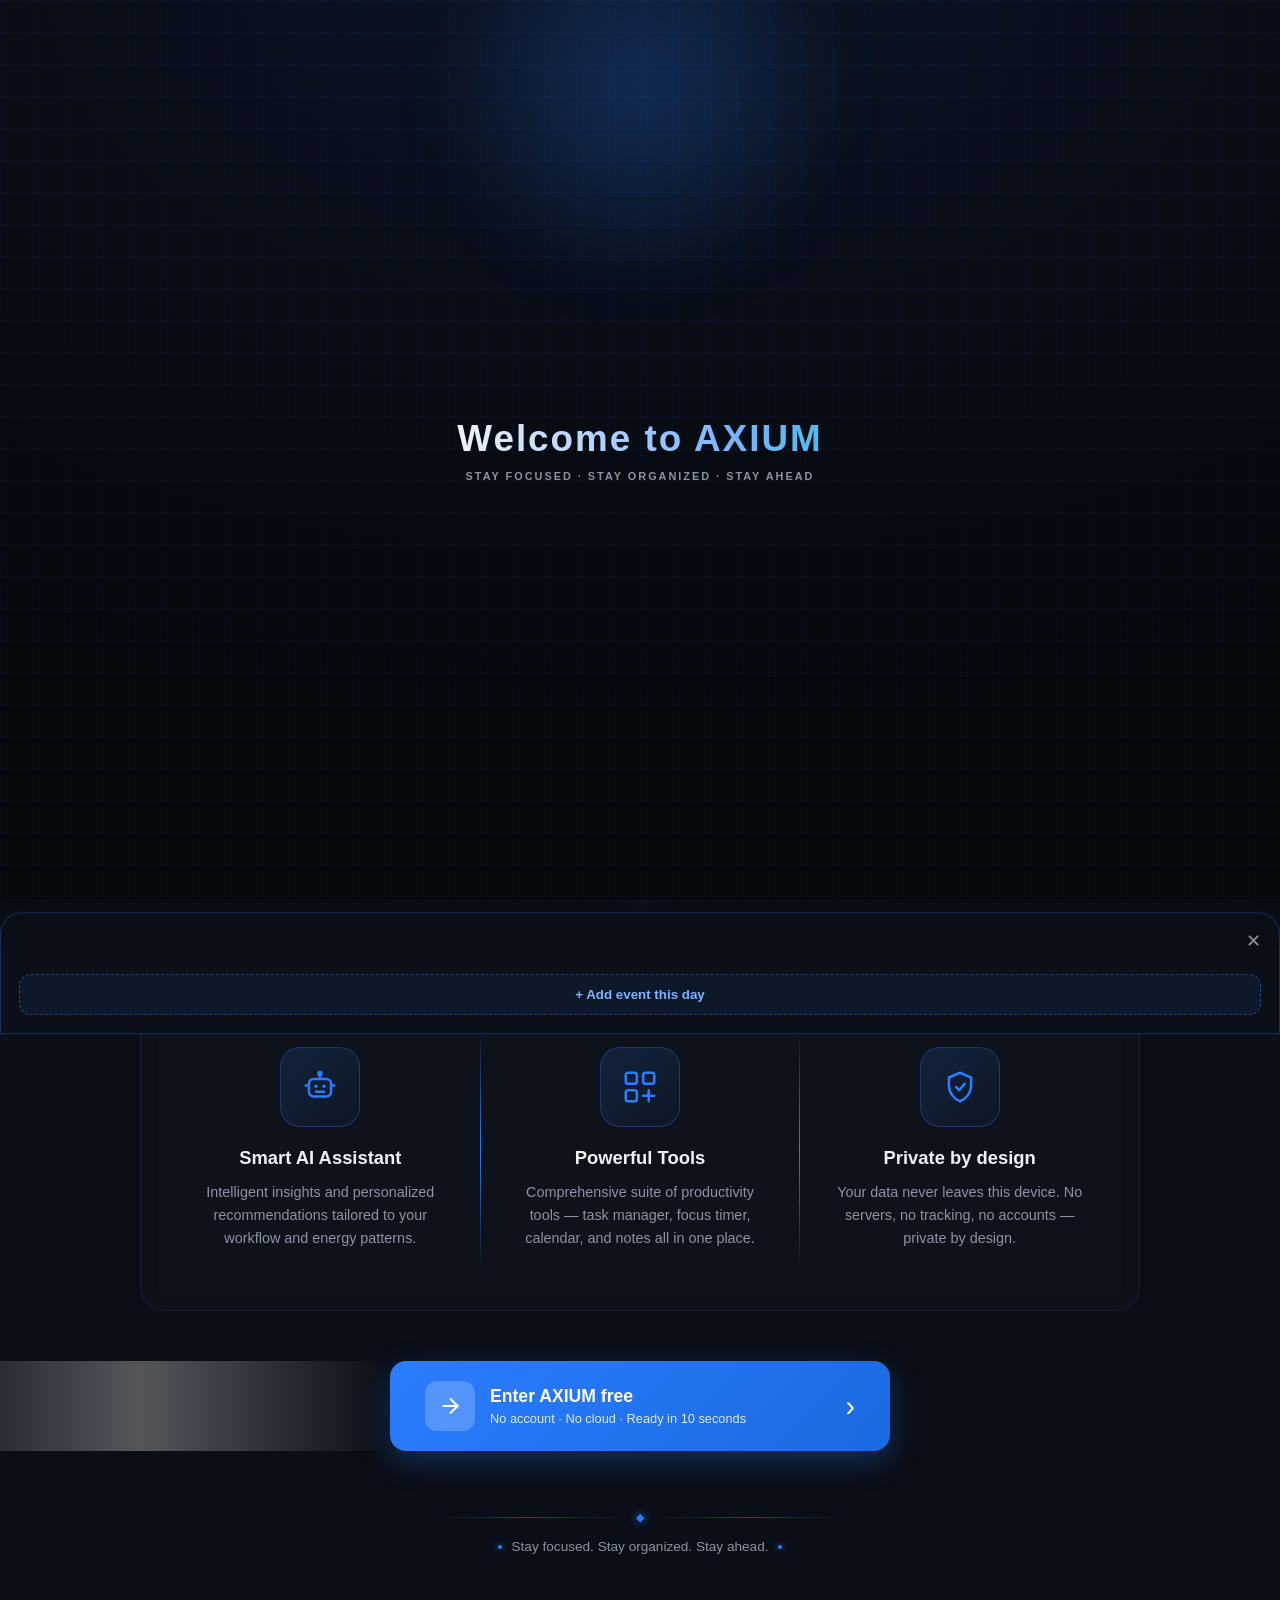
<file: index.html>
<!DOCTYPE html>
<html lang="en" translate="no">
<head>
<meta charset="UTF-8">
 <meta name="google" content="notranslate"> 
<meta name="viewport" content="width=device-width, initial-scale=1.0">
 <title>AXIUM — Your second brain: tasks, focus and real energy</title>
<meta name="description" content="AXIUM is a calm, private productivity app: tasks, focus timer, smart coach and real energy analytics. 100% on-device, no account, no cloud.">
 <link rel="canonical" href="https://farmandechmosh-creator.github.io/AXIUM-/">
<meta property="og:title" content="AXIUM — Your second brain: tasks, focus and real energy">
<meta property="og:description" content="Calm, private productivity: tasks, focus timer, smart coach and real energy analytics. 100% on-device.">
<meta property="og:type" content="website">
<link rel="stylesheet" href="style.css">
<style>
/* ===== AXIUM PAGES CSS ===== */
.txf,#axCalV2,#axNC,.aiClean,.setp{position:fixed;inset:0;background:#0a0e16;transform:translateX(100%);transition:transform .5s cubic-bezier(.34,1.56,.64,1);overflow-y:auto;padding:0 20px 90px;z-index:860}
.txf.open,#axCalV2.open,#axNC.open,.aiClean.open,.setp.open{transform:none}
.txf-bg,#axCalV2 .cbg,#axNC .nbg,.aiClean-bg,.setbg{position:fixed;inset:0;pointer-events:none;overflow:hidden;z-index:0}
.txf-bg i,#axCalV2 .cbg i,#axNC .nbg i,.setbg i{position:absolute;border-radius:50%;filter:blur(70px);opacity:.4}
.txf-bg .b1,#axCalV2 .cbg .b1,#axNC .nbg .b1,.setbg .b1{width:340px;height:340px;background:#1a4d8f;top:-80px;left:-80px}
.txf-bg .b2,#axCalV2 .cbg .b2,#axNC .nbg .b2,.setbg .b2{width:300px;height:300px;background:#3a1d6e;bottom:-60px;right:-60px}
.xh,.aiClean-hd{display:flex;justify-content:space-between;align-items:center;gap:10px;padding:20px 0;position:relative;z-index:2}
.xh .bk,.aiClean-bk{width:42px;height:42px;border-radius:14px;background:rgba(255,255,255,.06);border:1px solid rgba(255,255,255,.12);color:#eef2f7;cursor:pointer;font-size:1.2rem}
.xh .bk:hover,.aiClean-bk:hover{background:rgba(43,125,255,.15)}
.xtt{flex:1;display:flex;align-items:center;justify-content:center;gap:8px;color:#eef2f7;font-weight:800;font-size:1.3rem;letter-spacing:1px}
.xtt svg{width:22px;height:22px;filter:drop-shadow(0 0 8px rgba(43,125,255,.6));animation:axSpin 6s linear infinite}
.xtt span{background:linear-gradient(90deg,#fff,#7bb5ff,#fff);background-size:200% auto;-webkit-background-clip:text;background-clip:text;-webkit-text-fill-color:transparent}
.xh .ad{padding:10px 18px;border-radius:14px;border:none;background:linear-gradient(135deg,#2b7dff,#1a6ae0);color:#fff;font-weight:800;cursor:pointer;box-shadow:0 6px 18px rgba(43,125,255,.4)}
.xstats{display:grid;grid-template-columns:repeat(3,1fr);gap:10px;margin-bottom:16px}
.xstats div{background:rgba(255,255,255,.05);border:1px solid rgba(255,255,255,.1);border-radius:16px;padding:12px;text-align:center}
.xstats b{display:block;color:#eef2f7;font-size:1.4rem}
.xstats span{color:#8a94a3;font-size:.68rem}
.xlist,.xi,.xim,.xpc,.xia,.xia button,.xe{position:relative}
.xlist{display:flex;flex-direction:column;gap:10px}
.xi{background:rgba(255,255,255,.05);border:1px solid rgba(255,255,255,.1);border-radius:16px;padding:14px 14px 14px 18px;overflow:hidden}
.xi::before{content:"";position:absolute;left:0;top:0;bottom:0;width:4px}
.xi.p-high::before{background:#ff6b6b}
.xi.p-medium::before{background:#ffb443}
.xi.p-low::before{background:#3fd67a}
.xi.done{opacity:.55}
.xi.done .xt{text-decoration:line-through;color:#8a94a3}
.xir{display:flex;align-items:center;gap:10px}
.xck{width:24px;height:24px;border-radius:50%;border:2px solid rgba(160,175,195,.5);flex:0 0 24px;cursor:pointer;display:flex;align-items:center;justify-content:center}
.xi.done .xck{background:#2b7dff;border-color:#2b7dff}
.xck svg{width:13px;height:13px;color:#fff;opacity:0}
.xi.done .xck svg{opacity:1}
.xt{flex:1;color:#eef2f7;font-weight:600;font-size:.95rem}
.xim{display:flex;gap:8px;margin-top:8px;padding-left:34px;font-size:.7rem;color:#8a94a3;flex-wrap:wrap}
.xpc{padding:2px 9px;border-radius:10px;font-weight:700}
.xpc.high{background:rgba(255,107,107,.18);color:#ff6b6b}
.xpc.medium{background:rgba(255,180,67,.18);color:#ffb443}
.xpc.low{background:rgba(63,214,122,.18);color:#3fd67a}
.xia{position:absolute;top:10px;right:10px;display:flex;gap:4px}
.xia button{width:26px;height:26px;border-radius:8px;border:none;background:rgba(255,255,255,.08);color:#8a94a3;cursor:pointer;font-size:.75rem}
.xe{padding:26px;text-align:center;color:#8a94a3;border:1px dashed rgba(255,255,255,.15);border-radius:16px;font-size:.85rem}
.xe b{display:block;font-size:2rem;margin-bottom:8px}
.xm{position:fixed;inset:0;z-index:940;background:rgba(0,0,0,.7);display:flex;align-items:center;justify-content:center;opacity:0;pointer-events:none;transition:.3s}
.xm.open{opacity:1;pointer-events:auto}
.xm .mm{width:min(440px,94vw);max-height:86vh;overflow-y:auto;background:#0b1018;border:1px solid rgba(43,125,255,.35);border-radius:20px;padding:22px;display:flex;flex-direction:column;gap:12px}
.xm label{font-size:.7rem;color:#8a94a3;font-weight:700;text-transform:uppercase}
.xm input,.xm textarea{width:100%;padding:12px;border-radius:12px;border:1px solid rgba(255,255,255,.1);background:rgba(255,255,255,.05);color:#eef2f7;outline:none;font-family:inherit}
.xm textarea{min-height:70px;resize:vertical}
.xm .pr{display:flex;gap:8px}
.xm .pr button{flex:1;padding:10px;border-radius:12px;border:1px solid rgba(255,255,255,.1);background:rgba(255,255,255,.04);color:#8a94a3;font-weight:700;cursor:pointer}
.xm .pr button.on[data-p="high"]{background:rgba(255,107,107,.25);color:#ff6b6b;border-color:#ff6b6b}
.xm .pr button.on[data-p="medium"]{background:rgba(255,180,67,.25);color:#ffb443;border-color:#ffb443}
.xm .pr button.on[data-p="low"]{background:rgba(63,214,122,.25);color:#3fd67a;border-color:#3fd67a}
.xm .ma{display:flex;gap:10px}
.xm .ma button{flex:1;padding:13px;border-radius:12px;border:none;font-weight:800;cursor:pointer}
.xm .ma .cv{background:rgba(255,255,255,.06);color:#8a94a3}
.xm .ma .sv{background:linear-gradient(135deg,#2b7dff,#1a6ae0);color:#fff}
#axCalV2{z-index:870}
#axCalV2>*{position:relative;z-index:2}
#axCalV2 .views{display:flex;gap:6px;background:rgba(255,255,255,.05);border:1px solid rgba(255,255,255,.1);border-radius:14px;padding:4px;margin-bottom:12px}
#axCalV2 .views button{flex:1;padding:8px;border-radius:10px;border:none;background:transparent;color:#8a94a3;font-weight:700;font-size:.78rem;cursor:pointer}
#axCalV2 .views button.on{background:linear-gradient(135deg,#2b7dff,#1a6ae0);color:#fff}
#axCalV2 .week{display:flex;gap:6px;margin-bottom:14px}
#axCalV2 .week div{flex:1;text-align:center;padding:9px 2px;border-radius:12px;background:rgba(255,255,255,.04);border:1px solid rgba(255,255,255,.08);cursor:pointer}
#axCalV2 .week div.tw{border-color:#2b7dff}
#axCalV2 .week b{display:block;color:#eef2f7;font-size:.9rem;font-weight:800}
#axCalV2 .week span{color:#8a94a3;font-size:.6rem;text-transform:uppercase}
#axCalV2 .nav{display:flex;justify-content:space-between;align-items:center;margin:10px 0}
#axCalV2 .nav button{width:36px;height:36px;border-radius:10px;border:1px solid rgba(255,255,255,.12);background:rgba(255,255,255,.05);color:#eef2f7;cursor:pointer;font-size:1rem}
#axCalV2 .nav h3{color:#eef2f7;font-size:1.05rem;font-weight:800}
#axCalV2 .wh{display:grid;grid-template-columns:repeat(7,1fr);gap:6px;margin-bottom:6px}
#axCalV2 .wh span{text-align:center;color:#8a94a3;font-size:.65rem;font-weight:700}
#axCalV2 .grid{display:grid;grid-template-columns:repeat(7,1fr);gap:6px;margin-bottom:16px}
#axCalV2 .day{aspect-ratio:1;border-radius:12px;background:rgba(255,255,255,.04);border:1px solid rgba(255,255,255,.08);display:flex;flex-direction:column;align-items:center;justify-content:center;cursor:pointer;overflow:hidden}
#axCalV2 .day.blank{background:transparent;border-color:transparent;cursor:default}
#axCalV2 .day .num{color:#eef2f7;font-size:.85rem;font-weight:700}
#axCalV2 .day.today{border-color:#2b7dff;box-shadow:0 0 0 2px rgba(43,125,255,.5)}
#axCalV2 .day.today .num{color:#7bb5ff}
#axCalV2 .day .dots{display:flex;gap:2px;margin-top:3px}
#axCalV2 .day .dots i{width:4px;height:4px;border-radius:50%}
#axCalV2 .ag{display:flex;flex-direction:column;gap:8px}
#axCalV2 .ev{display:flex;align-items:center;gap:10px;background:rgba(255,255,255,.05);border:1px solid rgba(255,255,255,.08);border-radius:14px;padding:12px}
#axCalV2 .ev .tm{color:#8a94a3;font-size:.7rem;font-weight:700;min-width:44px}
#axCalV2 .ev .ti{flex:1;color:#eef2f7;font-size:.88rem;font-weight:600}
#axCalV2 .ev .dl{background:none;border:none;color:#8a94a3;cursor:pointer;font-size:.8rem}
#axCalV2 .empty{padding:22px;text-align:center;color:#8a94a3;border:1px dashed rgba(255,255,255,.12);border-radius:14px;font-size:.82rem}
#axCalV2Sh{position:fixed;left:0;right:0;bottom:0;z-index:950;background:#0b1018;border:1px solid rgba(43,125,255,.3);border-radius:22px 22px 0 0;padding:18px;max-height:70vh;overflow-y:auto;transform:translateY(110%);transition:transform .45s cubic-bezier(.34,1.56,.64,1)}
#axCalV2Sh.open{transform:none}
#axCalV2Sh .h{display:flex;justify-content:space-between;align-items:center;margin-bottom:12px}
#axCalV2Sh .h h4{color:#eef2f7;font-size:1rem;font-weight:800}
#axCalV2Sh .h button{background:none;border:none;color:#8a94a3;font-size:1.1rem;cursor:pointer}
#axCalV2Sh .add{width:100%;margin-top:10px;padding:12px;border-radius:12px;border:1px dashed rgba(43,125,255,.5);background:rgba(43,125,255,.08);color:#7bb5ff;font-weight:700;cursor:pointer}
#axCalV2Mo{position:fixed;inset:0;z-index:960;background:rgba(0,0,0,.7);display:flex;align-items:center;justify-content:center;opacity:0;pointer-events:none;transition:.3s}
#axCalV2Mo.open{opacity:1;pointer-events:auto}
#axCalV2Mo .mm{width:min(440px,94vw);max-height:86vh;overflow-y:auto;background:#0b1018;border:1px solid rgba(43,125,255,.35);border-radius:20px;padding:22px;display:flex;flex-direction:column;gap:12px}
#axCalV2Mo label{font-size:.7rem;color:#8a94a3;font-weight:700;text-transform:uppercase}
#axCalV2Mo input,#axCalV2Mo textarea{width:100%;padding:12px;border-radius:12px;border:1px solid rgba(255,255,255,.1);background:rgba(255,255,255,.05);color:#eef2f7;outline:none;font-family:inherit}
#axCalV2Mo textarea{min-height:60px;resize:vertical}
#axCalV2Mo .ty{display:flex;gap:6px;flex-wrap:wrap}
#axCalV2Mo .ty button{padding:8px 12px;border-radius:12px;border:1px solid rgba(255,255,255,.1);background:rgba(255,255,255,.04);color:#8a94a3;font-size:.72rem;font-weight:700;cursor:pointer}
#axCalV2Mo .ma{display:flex;gap:10px}
#axCalV2Mo .ma button{flex:1;padding:13px;border-radius:12px;border:none;font-weight:800;cursor:pointer}
#axCalV2Mo .ma .cv{background:rgba(255,255,255,.06);color:#8a94a3}
#axCalV2Mo .ma .sv{background:linear-gradient(135deg,#2b7dff,#1a6ae0);color:#fff}
#axNC{z-index:870}
#axNC>*{position:relative;z-index:2}
#axNC .grid{display:grid;grid-template-columns:repeat(2,1fr);gap:12px}
.ncc{background:rgba(255,255,255,.04);border:1px solid rgba(255,255,255,.08);border-radius:16px;padding:16px 16px 14px;overflow:hidden;cursor:pointer}
.ncc::before{content:"";position:absolute;left:0;top:0;bottom:0;width:4px;background:var(--nc)}
.ncc .nt{color:#eef2f7;font-weight:700;font-size:.95rem;margin-bottom:8px}
.ncc .nx{color:#aeb8c5;font-size:.8rem;line-height:1.55;white-space:pre-wrap;word-break:break-word;max-height:78px;overflow:hidden}
.ncc .nd{color:#8a94a3;font-size:.62rem;margin-top:12px;display:flex;justify-content:space-between;align-items:center}
.ncc .acts{display:flex;gap:4px}
.ncc .acts button{background:none;border:none;cursor:pointer;font-size:.8rem}
.ncc .pin{position:absolute;top:8px;right:8px;font-size:.9rem;opacity:0}
.ncc.pinned .pin{opacity:1}
#axNC .nempty{grid-column:1/-1;padding:40px 20px;text-align:center;color:#8a94a3;border:1px dashed rgba(255,255,255,.12);border-radius:16px;font-size:.85rem}
#axNCm{position:fixed;inset:0;z-index:960;background:rgba(0,0,0,.7);display:flex;align-items:center;justify-content:center;opacity:0;pointer-events:none;transition:.3s}
#axNCm.open{opacity:1;pointer-events:auto}
#axNCm .mm{width:min(440px,94vw);max-height:86vh;overflow-y:auto;background:#0b1018;border:1px solid rgba(43,125,255,.35);border-radius:20px;padding:22px;display:flex;flex-direction:column;gap:12px}
#axNCm label{font-size:.7rem;color:#8a94a3;font-weight:700;text-transform:uppercase}
#axNCm input,#axNCm textarea{width:100%;padding:12px;border-radius:12px;border:1px solid rgba(255,255,255,.1);background:rgba(255,255,255,.05);color:#eef2f7;outline:none;font-family:inherit}
#axNCm textarea{min-height:110px;resize:vertical}
#axNCm .cty{display:flex;gap:6px;flex-wrap:wrap}
#axNCm .cty button{padding:8px 12px;border-radius:12px;border:1px solid rgba(255,255,255,.1);background:rgba(255,255,255,.04);color:#8a94a3;font-size:.7rem;font-weight:700;cursor:pointer}
#axNCm .ma{display:flex;gap:10px}
#axNCm .ma button{flex:1;padding:13px;border-radius:12px;border:none;font-weight:800;cursor:pointer}
#axNCm .ma .cv{background:rgba(255,255,255,.06);color:#8a94a3}
#axNCm .ma .sv{background:linear-gradient(135deg,#2b7dff,#1a6ae0);color:#fff}
.aiClean{z-index:9600;background:radial-gradient(120% 90% at 50% 0%,#0c1424 0%,#070b12 55%,#05080d 100%);display:flex;flex-direction:column;padding:14px 16px;overflow:hidden;transition:transform .3s cubic-bezier(.34,1.56,.64,1)}
.aiClean.open{transform:translateX(0) translateY(var(--kb,0px)) !important}
.aiClean-bg{position:absolute;inset:0;pointer-events:none}
.aiClean>*{position:relative;z-index:2}
.aiClean-bk{flex-shrink:0}
.aiClean-wm{flex:1;text-align:center;font-weight:900;font-size:1.05rem;letter-spacing:4px;background:linear-gradient(90deg,#eef2f7,#4a95ff,#00c2d6,#eef2f7);background-size:220% 100%;-webkit-background-clip:text;-webkit-text-fill-color:transparent;background-clip:text}
.aiClean-bdg{display:flex;align-items:center;gap:5px;padding:5px 10px;border-radius:10px;border:1px solid rgba(63,214,122,.4);background:rgba(63,214,122,.1);color:#3fd67a;font-size:.55rem;font-weight:800;letter-spacing:1px;flex-shrink:0}
.aiClean-bdg i{width:5px;height:5px;border-radius:50%;background:#3fd67a;box-shadow:0 0 8px #3fd67a}
.aiClean-em{position:relative;width:104px;height:104px;margin:10px auto 6px}
.aiClean-halo{position:absolute;inset:-18px;border-radius:50%;background:conic-gradient(from 0deg,transparent 0 68%,rgba(43,125,255,.55) 86%,transparent 100%);filter:blur(6px);animation:ax-spin 4s linear infinite}
.aiClean-ring{position:absolute;inset:-6px;border-radius:50%;border:1.5px dashed rgba(74,149,255,.5);animation:ax-spin 14s linear infinite reverse}
.aiClean-disc{position:absolute;inset:6px;border-radius:50%;background:radial-gradient(circle at 35% 30%,#12203a,#070b12 75%);border:1px solid rgba(43,125,255,.4);box-shadow:inset 0 0 22px rgba(43,125,255,.25),0 0 26px rgba(43,125,255,.35)}
.aiClean-logo{position:absolute;inset:0;display:flex;align-items:center;justify-content:center}
.aiClean-logo svg{width:46px;height:46px;filter:drop-shadow(0 0 10px rgba(43,125,255,.8))}
.aiClean-spark{position:absolute;inset:0;animation:ax-spin 6s linear infinite}
.aiClean-spark i{position:absolute;top:0;left:50%;width:6px;height:6px;margin-left:-3px;border-radius:50%;background:#00c2d6;box-shadow:0 0 10px #00c2d6}
.aiClean-spark.s2 i{background:#b388ff;box-shadow:0 0 10px #b388ff}
@keyframes ax-spin{to{transform:rotate(360deg)}}
.aiClean-tag{text-align:center;color:#8a94a3;font-size:.6rem;font-weight:800;letter-spacing:2.5px;margin-bottom:6px}
.aiClean-chips{display:flex;gap:6px;justify-content:center;margin-bottom:10px}
.aiClean-ch{padding:5px 12px;border-radius:12px;border:1px solid rgba(255,255,255,.12);background:rgba(255,255,255,.04);color:#8a94a3;font-size:.56rem;font-weight:800}
.aiClean-ms{flex:1;overflow-y:auto;display:flex;flex-direction:column;gap:10px;padding:6px 2px 12px}
.aiClean-m{max-width:84%;padding:11px 14px;border-radius:18px;font-size:.86rem;line-height:1.7;color:#eef2f7;animation:pv5msg .45s cubic-bezier(.22,1,.36,1) both}
.aiClean-m.ai{align-self:flex-start;background:linear-gradient(145deg,rgba(43,125,255,.16),rgba(43,125,255,.05));border:1px solid rgba(43,125,255,.3);border-bottom-left-radius:6px}
.aiClean-m.ai::before{content:"";position:absolute;left:0;top:12px;bottom:12px;width:3px;border-radius:3px;background:linear-gradient(#2b7dff,#00c2d6)}
.aiClean-m.me{align-self:flex-end;background:rgba(255,255,255,.1);border:1px solid rgba(255,255,255,.12);border-bottom-right-radius:6px}
.aiClean-m.tp u{display:inline-block;width:7px;height:7px;border-radius:50%;background:#7bb5ff;margin:0 2px}
.aiClean-cd{display:flex;gap:8px;overflow-x:auto;padding-bottom:10px}
.aiClean-c{flex-shrink:0;display:flex;align-items:center;gap:7px;padding:9px 14px;border-radius:16px;border:1px solid rgba(43,125,255,.35);background:linear-gradient(135deg,rgba(43,125,255,.14),rgba(43,125,255,.04));color:#cfe0ff;cursor:pointer;transition:transform .25s,box-shadow .25s}
.aiClean-c:hover{transform:translateY(-3px);box-shadow:0 8px 20px rgba(43,125,255,.3)}
.aiClean-c b{font-size:1rem}.aiClean-c span{font-size:.62rem;font-weight:800}
.aiClean-ib{display:flex;align-items:center;gap:8px;padding:8px 10px 8px 18px;border-radius:26px;background:rgba(255,255,255,.05);position:relative;border:1px solid rgba(43,125,255,.3)}
.aiClean-ib input{flex:1;min-width:0;background:none;border:none;outline:none;color:#eef2f7;font-size:.9rem;padding:9px 4px;font-family:inherit}
.aiClean-sd{width:46px;height:46px;border-radius:50%;border:none;background:linear-gradient(135deg,#4a95ff,#1a6ae0);color:#fff;cursor:pointer;flex-shrink:0;display:flex;align-items:center;justify-content:center;box-shadow:0 0 18px rgba(43,125,255,.5);position:relative;overflow:hidden}
.aiClean-sd svg{width:19px;height:19px;transform:translateX(-1px)}
.aiClean-m bdi{unicode-bidi:isolate}
.aiClean-m[dir="rtl"]{text-align:right}
.aiClean-m[dir="ltr"]{text-align:left}
.aiClean-top{overflow:hidden;max-height:430px;transition:max-height .5s cubic-bezier(.22,1,.36,1),opacity .35s,transform .5s}
.aiClean.collapsed .aiClean-top{max-height:0;opacity:0;transform:translateY(-18px)}
.aiClean-sd .rip{position:absolute;border-radius:50%;background:rgba(255,255,255,.5);transform:scale(0);animation:pv5rip .5s ease-out forwards;pointer-events:none}
@keyframes pv5rip{to{transform:scale(3);opacity:0}}
.xs{width:100%;padding:13px 18px;border-radius:16px;border:1px solid rgba(255,255,255,.1);background:rgba(255,255,255,.05);color:#eef2f7;outline:none;margin-bottom:12px}
.xtabs{display:flex;gap:6px;overflow-x:auto;margin-bottom:14px;padding-bottom:4px}
.xtabs button{padding:8px 16px;border-radius:14px;border:1px solid rgba(255,255,255,.12);background:rgba(255,255,255,.04);color:#8a94a3;font-size:.76rem;font-weight:700;cursor:pointer;white-space:nowrap}
.xtabs button.on{background:linear-gradient(135deg,#2b7dff,#1a6ae0);color:#fff;border-color:transparent}
.xring{position:relative;width:110px;height:110px;margin:4px auto 14px}
.xring::before{content:"";position:absolute;inset:-8px;border-radius:50%;background:conic-gradient(from 0deg,transparent,rgba(43,125,255,.5),transparent);filter:blur(6px);z-index:-1}
.xring svg{width:100%;height:100%;transform:rotate(-90deg);position:relative}
.xring .rb{fill:none;stroke:rgba(255,255,255,.08);stroke-width:7}
.xring .rf{fill:none;stroke:#2b7dff;stroke-width:7;stroke-linecap:round;stroke-dasharray:214;stroke-dashoffset:214;transition:stroke-dashoffset 1s;filter:drop-shadow(0 0 8px rgba(43,125,255,.6))}
.xring .rc{position:absolute;inset:0;display:flex;flex-direction:column;align-items:center;justify-content:center}
.xring .rc b{color:#fff;font-size:1.3rem}
.xring .rc span{color:#8a94a3;font-size:.65rem}
.planCard{align-self:stretch;background:rgba(255,255,255,.04);border:1px solid rgba(43,125,255,.3);border-radius:16px;padding:12px;animation:pv5msg .45s both}
.planHead{color:#eef2f7;font-weight:800;font-size:.9rem;margin-bottom:10px;padding-bottom:8px;border-bottom:1px solid rgba(43,125,255,.25)}
.planDay{border:1px solid rgba(255,255,255,.08);border-radius:12px;margin-bottom:8px;overflow:hidden}
.planDay.peak{border-color:rgba(43,125,255,.5);box-shadow:0 0 14px rgba(43,125,255,.2)}
.pdName{background:rgba(43,125,255,.12);color:#7bb5ff;font-weight:800;font-size:.78rem;padding:6px 10px}
.pdRow{display:grid;grid-template-columns:52px 1fr;gap:8px;padding:6px 10px;border-top:1px dashed rgba(255,255,255,.08);align-items:start}
.pdRow .pdT{color:#8a94a3;font-weight:700;font-size:.7rem;font-variant-numeric:tabular-nums}
.pdRow .pdA{color:#eef2f7;font-size:.78rem;font-weight:600}
.pdRow .pdW{grid-column:2;color:#6b7684;font-size:.66rem}
.planPr{color:#8a94a3;font-size:.7rem;line-height:1.6;margin:8px 0}
.planAsk{background:rgba(63,214,122,.1);border:1px solid rgba(63,214,122,.4);color:#3fd67a;border-radius:12px;padding:8px 10px;font-size:.78rem;font-weight:700}
</style>
</head>
<body>
<div class="welcome-screen" id="welcome-screen">
  <div class="welcome-content">
    <div class="welcome-logo-wrap">
      <svg class="welcome-logo" viewBox="0 0 257 265"><path fill="#2b7dff" d="M156,20 L115,0 L127,25 L0,264 L75,211 L89,185 L197,185 L215,211 L256,211 Z M143,79 L150,90 L161,113 L163,115 L172,134 L174,136 L174,138 L179,146 L178,147 L120,147 L119,148 L113,148 L108,146 Z"/></svg>
      <div class="logo-rings"><span class="ring ring-1"></span><span class="ring ring-2"></span><span class="ring ring-3"></span></div>
    </div>
    <h1 class="welcome-title">AXIUM</h1>
    <div class="welcome-divider"></div>
    <p class="welcome-subtitle">AI-Powered Productivity</p>
    <div class="welcome-loader">
      <div class="loader-track"><div class="loader-fill" id="loader-fill"></div></div>
      <span class="loader-percent" id="loader-percent">0%</span>
    </div>
  </div>
</div>

<div class="flash" id="flash"></div>
<div class="glow-border" id="glow-border"></div>
<div class="orbit-container" id="orbit-container"><span class="orbit-dot"></span><span class="orbit-dot"></span><span class="orbit-dot"></span><span class="orbit-dot"></span></div>
<div class="corner-accent corner-tl"></div><div class="corner-accent corner-tr"></div>
<div class="corner-accent corner-bl"></div><div class="corner-accent corner-br"></div>

<div class="dashboard-bg" id="dashboard-bg">
  <div class="blur-card wide"></div><div class="blur-card tall"></div>
  <div class="blur-card"></div><div class="blur-card"></div>
  <div class="blur-card wide"></div><div class="blur-card"></div>
  <div class="blur-card"></div><div class="blur-card wide"></div>
</div>

<section class="hero" id="hero">
  <div class="logo">
    <svg class="logo-mark" viewBox="0 0 257 265"><path fill="#2b7dff" d="M156,20 L115,0 L127,25 L0,264 L75,211 L89,185 L197,185 L215,211 L256,211 Z M143,79 L150,90 L161,113 L163,115 L172,134 L174,136 L174,138 L179,146 L178,147 L120,147 L119,148 L113,148 L108,146 Z"/></svg>
    <h1 class="logo-text">AXIUM</h1>
    <div class="logo-underline"><span class="u-comet"></span><span class="u-comet c2"></span></div>
  </div>
  <div class="eyebrow-badge"><span class="badge-dot"></span>AI-POWERED PRODUCTIVITY PLATFORM</div>
  <h2 class="hero-title">Grow with <span class="highlight">AXIUM</span></h2>
  <p class="hero-desc">AXIUM is your all-in-one platform to manage tasks, energy, and life. Smart tools, AI assistant, and powerful features help you stay focused, organized, and one step ahead every day.</p>
  <p class="hero-desc">Whether you're planning a busy week, tracking your energy levels, or just trying to build better habits, AXIUM brings everything into one clean, intelligent workspace — so nothing falls through the cracks.</p>
  <p class="hero-desc">Built for professionals, students, and creators who value their time and mental clarity. AXIUM adapts to your natural rhythm, learns your patterns, and helps you achieve more with less stress.</p>
  <p class="hero-desc">From morning routines to evening reviews, from deep focus sessions to quick check-ins — AXIUM is with you every step of the way, quietly organizing your world so you can focus on what truly matters.</p>
  <div class="deco-divider"><span class="deco-dot"></span><span class="deco-line"></span><span class="deco-diamond">◆</span><span class="deco-line"></span><span class="deco-dot"></span></div>
  <div class="features">
    <div class="feature">
      <div class="icon-circle"><svg viewBox="0 0 24 24" fill="none" stroke="currentColor" stroke-width="1.5"><path d="M12 3 C8.5 3 6 5.5 6 8.5 C6 9.5 6.2 10.4 6.6 11.2 C5 12 4 13.5 4 15.2 C4 16.8 4.9 18.2 6.3 18.9 C6.1 19.4 6 19.9 6 20.4 C6 21.3 6.7 22 7.6 22 C8.3 22 8.9 21.6 9.2 21 C9.8 21.6 10.8 22 12 22 C13.2 22 14.2 21.6 14.8 21 C15.1 21.6 15.7 22 16.4 22 C17.3 22 18 21.3 18 20.4 C18 19.9 17.9 19.4 17.7 18.9 C19.1 18.2 20 16.8 20 15.2 C20 13.5 19 12 17.4 11.2 C17.8 10.4 18 9.5 18 8.5 C18 5.5 15.5 3 12 3 Z" fill="rgba(43,125,255,0.1)"/><circle cx="9.5" cy="9" r="1.2" fill="currentColor"/><circle cx="14.5" cy="9" r="1.2" fill="currentColor"/><circle cx="12" cy="13" r="1.2" fill="currentColor"/><circle cx="9.5" cy="16.5" r="1.2" fill="currentColor"/><circle cx="14.5" cy="16.5" r="1.2" fill="currentColor"/></svg></div>
      <h3>Smart AI Assistant</h3><p>Intelligent insights and personalized recommendations tailored to your workflow and energy patterns.</p>
    </div>
    <div class="feature-divider"></div>
    <div class="feature">
      <div class="icon-circle"><svg viewBox="0 0 24 24" fill="none" stroke="currentColor" stroke-width="1.5"><path d="M12 8.5 C10.1 8.5 8.5 10.1 8.5 12 C8.5 13.9 10.1 15.5 12 15.5 C13.9 15.5 15.5 13.9 15.5 12 C15.5 10.1 13.9 8.5 12 8.5 Z" fill="rgba(43,125,255,0.1)"/><circle cx="12" cy="12" r="2" stroke-width="1.2"/><path d="M12 6.5 V4.5 M12 19.5 V17.5 M6.5 12 H4.5 M19.5 12 H17.5"/></svg></div>
      <h3>Powerful Tools</h3><p>Comprehensive suite of productivity tools — task manager, focus timer, calendar, and notes all in one place.</p>
    </div>
    <div class="feature-divider"></div>
    <div class="feature">
      <div class="icon-circle"><svg viewBox="0 0 24 24" fill="none" stroke="currentColor" stroke-width="1.5"><path d="M12 2.5 L19.5 6 V12 C19.5 16.8 16.3 20.2 12 21.8 C7.7 20.2 4.5 16.8 4.5 12 V6 Z" fill="rgba(43,125,255,0.1)"/><rect x="9" y="11.5" width="6" height="4.5" rx="1" stroke-width="1.3"/></svg></div>
      <h3>Private by design</h3><p>Your data never leaves this device. No servers, no tracking, no accounts — private by design.</p>
    </div>
  </div>
  <button class="hero-btn" id="enter-dashboard">
    <span class="btn-icon-box"><svg viewBox="0 0 24 24" fill="none" stroke="currentColor" stroke-width="2"><path d="M5 12h14M12 5l7 7-7 7"/></svg></span>
    <span class="btn-text"><span class="btn-title">Enter AXIUM free</span><span class="btn-sub">No account · No cloud · Ready in 10 seconds</span></span>
    <span class="arrow">›</span>
  </button>
  <div class="hero-footer"><span class="line"></span><span class="diamond">◆</span><span class="line"></span></div>
  <p class="footer-text"><span class="deco-dot small"></span>Stay focused. Stay organized. Stay ahead.<span class="deco-dot small"></span></p>
</section>

<section class="dashboard" id="dashboard">
  <div class="demo-note" style="margin:12px 14px;padding:12px 16px;border-radius:14px;background:rgba(255,180,67,.08);border:1px solid rgba(255,180,67,.35);color:#ffb443;font-size:.72rem;font-weight:700">Preview note: the figures below are placeholders in this static page. In the live app every number starts at zero and grows only from your real activity.</div>
  <div class="nebula-bg">
    <div class="nebula"></div>
    <span class="bokeh b1"></span><span class="bokeh b2"></span><span class="bokeh b3"></span>
    <span class="bokeh b4"></span><span class="bokeh b5"></span><span class="bokeh b6"></span>
    <span class="shoot s1"></span><span class="shoot s2"></span>
  </div>

  <nav class="rail" id="rail">
    <button class="rail-item active"><svg viewBox="0 0 24 24" fill="none" stroke="currentColor" stroke-width="2"><path d="M3 11l9-8 9 8"/><path d="M5 10v10h14V10"/></svg><span class="rail-label">Home</span></button>
    <button class="rail-item"><svg viewBox="0 0 24 24" fill="none" stroke="currentColor" stroke-width="2"><rect x="4" y="5" width="16" height="16" rx="2"/><path d="M9 3v4M15 3v4"/></svg><span class="rail-label">Tasks</span></button>
    <button class="rail-item"><svg viewBox="0 0 24 24" fill="none" stroke="currentColor" stroke-width="2"><rect x="3" y="4" width="18" height="17" rx="2"/><path d="M3 9h18"/></svg><span class="rail-label">Cal</span></button>
    <button class="rail-item"><svg viewBox="0 0 24 24" fill="none" stroke="currentColor" stroke-width="2"><circle cx="12" cy="12" r="9"/><path d="M9 10h.01M15 10h.01M9 15c.8.7 1.9 1 3 1s2.2-.3 3-1"/></svg><span class="rail-label">AI</span></button>
    <button class="rail-item"><svg viewBox="0 0 24 24" fill="none" stroke="currentColor" stroke-width="2"><circle cx="12" cy="12" r="3"/><path d="M12 1v6m0 10v6M4.2 4.2l4.3 4.3m7 7l4.3 4.3M1 12h6m10 0h6M4.2 19.8l4.3-4.3m7-7l4.3-4.3"/></svg><span class="rail-label">Set</span></button>
  </nav>

  <div class="dash-main">
    <div class="top-bar">
      <svg class="top-logo" viewBox="0 0 257 265"><path fill="#2b7dff" d="M156,20 L115,0 L127,25 L0,264 L75,211 L89,185 L197,185 L215,211 L256,211 Z M143,79 L150,90 L161,113 L163,115 L172,134 L174,136 L174,138 L179,146 L178,147 L120,147 L119,148 L113,148 L108,146 Z"/></svg>
      <span class="top-brand">AXIUM</span>
      <div class="top-actions">
        <button class="icon-btn" id="notif-btn"><svg viewBox="0 0 24 24" fill="none" stroke="currentColor" stroke-width="2"><path d="M18 8a6 6 0 0 0-12 0c0 7-3 9-3 9h18s-3-2-3-9"/></svg><span class="notif-badge">3</span></button>
        <button class="icon-btn" id="menu-btn"><svg viewBox="0 0 24 24" fill="none" stroke="currentColor" stroke-width="2"><line x1="3" y1="6" x2="21" y2="6"/><line x1="3" y1="12" x2="21" y2="12"/><line x1="3" y1="18" x2="21" y2="18"/></svg></button>
      </div>
    </div>

    <div class="greet-banner">
      <div class="gb-left">
        <div class="live-row"><span class="live-badge"><span class="live-dot"></span>LIVE</span><span class="live-clock" id="live-clock">00:00:00</span></div>
        <div class="typewriter"><h1><span id="type-text"></span><span class="cursor"></span></h1></div>
      </div>
      <div class="gb-right">
        <div class="energy-score"><div class="es-ring"></div><span class="es-num" id="energy-score">0%</span></div>
        <span class="es-label">Energy</span>
      </div>
    </div>

    <div class="split">
      <div class="cube-outer"><div class="cube-section"><div class="cube-card" id="cube-card">
        <div class="cube-grid"></div><div class="cube-shine"></div>
        <span class="cube-particle p1"></span><span class="cube-particle p2"></span><span class="cube-particle p3"></span>
        <span class="cube-particle p4"></span><span class="cube-particle p5"></span><span class="cube-particle p6"></span>
        <div class="cube-header">
          <div class="cube-logo"><svg viewBox="0 0 257 265"><path fill="#2b7dff" d="M156,20 L115,0 L127,25 L0,264 L75,211 L89,185 L197,185 L215,211 L256,211 Z"/></svg><div><span class="cube-brand">AXIUM</span><span class="cube-tag">GROWTH ANALYTICS</span></div></div>
          <div class="cube-badge">▲ +24%</div>
        </div>
        <div class="bars-3d">
          <div class="bar3d"><span class="bar-val">12</span></div>
          <div class="bar3d"><span class="bar-val">18</span></div>
          <div class="bar3d violet"><span class="bar-val">26</span></div>
          <div class="bar3d"><span class="bar-val">34</span></div>
          <div class="bar3d violet"><span class="bar-val">30</span></div>
          <div class="bar3d"><span class="bar-val">45</span></div>
          <div class="bar3d violet"><span class="bar-val">42</span></div>
          <div class="bar3d"><span class="bar-val">58</span></div>
          <div class="bar3d"><span class="bar-val">74</span></div>
          <svg class="growth-arrow" viewBox="0 0 400 150" preserveAspectRatio="none"><path id="arrow-path" d="M20,132 L90,106 L150,116 L210,76 L270,86 L338,36 L358,26"/></svg>
        </div>
        <div class="cube-axis"><span>M</span><span>T</span><span>W</span><span>T</span><span>F</span><span>S</span><span>S</span><span>M</span><span>T</span></div>
        <div class="cube-footer">
          <div class="cube-stat"><b id="cube-score">0</b><span>Weekly Score</span></div>
          <div class="cube-legend"><span><i class="lg-blue"></i>Energy</span><span><i class="lg-violet"></i>Focus</span></div>
        </div>
      </div></div></div>

      <div class="energy-col">
        <div class="cell c-blue"><div class="cell-icon"><svg viewBox="0 0 24 24" width="20" height="20" fill="none" stroke="currentColor" stroke-width="2"><path d="M20 6L9 17l-5-5"/></svg></div><div class="cell-info"><span class="cell-num" id="stat-tasks">0</span><span class="cell-label">Tasks Done</span></div><div class="cell-bar"><div class="cell-fill" id="cf1"></div></div></div>
        <div class="cell c-violet"><div class="cell-icon"><svg viewBox="0 0 24 24" width="20" height="20" fill="none" stroke="currentColor" stroke-width="2"><circle cx="12" cy="12" r="9"/><path d="M12 7v5l3 3"/></svg></div><div class="cell-info"><span class="cell-num" id="stat-focus">0h</span><span class="cell-label">Focus</span></div><div class="cell-bar"><div class="cell-fill" id="cf2"></div></div></div>
        <div class="cell c-orange"><div class="cell-icon"><svg viewBox="0 0 24 24" width="20" height="20" fill="none" stroke="currentColor" stroke-width="2"><path d="M12 2v4M12 18v4M4.93 4.93l2.83 2.83M16.24 16.24l2.83 2.83M2 12h4M18 12h4M4.93 19.07l2.83-2.83M16.24 7.76l2.83-2.83"/></svg></div><div class="cell-info"><span class="cell-num" id="stat-streak">0</span><span class="cell-label">Streak</span></div><div class="cell-bar"><div class="cell-fill" id="cf3"></div></div></div>
      </div>
    </div>

    <div class="two-col">
      <div class="e-card tasks-card">
        <div class="gc-title">Today's Tasks <span class="gc-count">3 left</span></div>
        <div class="task-row done"><div class="task-check"><svg viewBox="0 0 24 24" fill="none" stroke="currentColor" stroke-width="3"><path d="M20 6L9 17l-5-5"/></svg></div><span class="task-text">Morning workout</span><span class="task-time">7:00</span></div>
        <div class="task-row"><div class="task-check"><svg viewBox="0 0 24 24" fill="none" stroke="currentColor" stroke-width="3"><path d="M20 6L9 17l-5-5"/></svg></div><span class="task-text">AXIUM design</span><span class="task-time">10:00</span></div>
        <div class="task-row"><div class="task-check"><svg viewBox="0 0 24 24" fill="none" stroke="currentColor" stroke-width="3"><path d="M20 6L9 17l-5-5"/></svg></div><span class="task-text">Client emails</span><span class="task-time">2:00</span></div>
        <div class="task-row"><div class="task-check"><svg viewBox="0 0 24 24" fill="none" stroke="currentColor" stroke-width="3"><path d="M20 6L9 17l-5-5"/></svg></div><span class="task-text">Read 20 pages</span><span class="task-time">9:00</span></div>
      </div>
      <div class="e-card focus-card">
        <div class="gc-title">Focus Timer</div>
        <div class="focus-mini">
          <div class="focus-ring-wrap"><svg viewBox="0 0 100 100"><circle class="focus-bg" cx="50" cy="50" r="42"/><circle class="focus-fill" id="focus-fill" cx="50" cy="50" r="42"/></svg><span class="focus-time">25:00</span></div>
          <button class="focus-btn" id="focus-play">▶ Start</button>
        </div>
      </div>
    </div>

    <div class="qa-row reveal reveal-up">
      <button class="qa-chip"><span>+</span> New Task</button>
      <button class="qa-chip"><span><svg viewBox="0 0 24 24" width="14" height="14" fill="none" stroke="currentColor" stroke-width="2"><circle cx="12" cy="12" r="9"/><path d="M12 7v5l3 3"/></svg></span> Start Focus</button>
      <button class="qa-chip"><span><svg viewBox="0 0 24 24" width="14" height="14" fill="none" stroke="currentColor" stroke-width="2"><path d="M12 20h9M16.5 3.5a2.1 2.1 0 0 1 3 3L7 19l-4 1 1-4Z"/></svg></span> Add Note</button>
      <button class="qa-chip"><span><svg viewBox="0 0 24 24" width="14" height="14" fill="none" stroke="currentColor" stroke-width="2"><circle cx="12" cy="12" r="8"/><path d="M9 10h.01M15 10h.01M9 14c.8.8 1.9 1.2 3 1.2s2.2-.4 3-1.2"/></svg></span> AI Chat</button>
      <button class="qa-chip"><span><svg viewBox="0 0 24 24" width="14" height="14" fill="none" stroke="currentColor" stroke-width="2"><path d="M9 18V5l12-2v13"/><circle cx="6" cy="18" r="3"/><circle cx="18" cy="16" r="3"/></svg></span> Focus Sounds</button>
      <button class="qa-chip"><span><svg viewBox="0 0 24 24" width="14" height="14" fill="none" stroke="currentColor" stroke-width="2"><path d="M12 2v6l4 4"/><path d="M12 22a10 10 0 1 1 0-20"/></svg></span> Log Water</button>
    </div>

    <div class="sec-title reveal reveal-left"><span class="st-dot"></span><h3>Energy This Week</h3><span class="st-line"></span></div>
    <div class="e-card week-chart reveal reveal-right">
      <div class="wc-head"><span class="wc-title">Weekly Energy</span><span class="wc-avg">Avg <b id="wc-avg">0%</b></span></div>
      <div class="wchart">
        <div class="wbar" style="--h:45%"><span class="wv">45</span><span class="wl">M</span></div>
        <div class="wbar" style="--h:62%"><span class="wv">62</span><span class="wl">T</span></div>
        <div class="wbar" style="--h:50%"><span class="wv">50</span><span class="wl">W</span></div>
        <div class="wbar hot" style="--h:88%"><span class="wv">88</span><span class="wl">T</span></div>
        <div class="wbar" style="--h:70%"><span class="wv">70</span><span class="wl">F</span></div>
        <div class="wbar" style="--h:38%"><span class="wv">38</span><span class="wl">S</span></div>
        <div class="wbar" style="--h:55%"><span class="wv">55</span><span class="wl">S</span></div>
      </div>
    </div>

    <div class="sec-title reveal reveal-left"><span class="st-dot"></span><h3>Habit Tracker</h3><span class="st-line"></span></div>
    <div class="e-card habits reveal reveal-left">
      <div class="hb-head"><span>Consistency</span><span class="hb-note">Last 5 weeks</span></div>
      <div class="heat stagger">
        <i class="hq low"></i><i class="hq on"></i><i class="hq mid"></i><i class="hq on"></i><i class="hq low"></i><i class="hq off"></i><i class="hq mid"></i>
        <i class="hq on"></i><i class="hq on"></i><i class="hq mid"></i><i class="hq on"></i><i class="hq on"></i><i class="hq low"></i><i class="hq off"></i>
        <i class="hq mid"></i><i class="hq on"></i><i class="hq on"></i><i class="hq on"></i><i class="hq mid"></i><i class="hq on"></i><i class="hq low"></i>
        <i class="hq on"></i><i class="hq mid"></i><i class="hq on"></i><i class="hq low"></i><i class="hq on"></i><i class="hq on"></i><i class="hq mid"></i>
        <i class="hq on"></i><i class="hq on"></i><i class="hq mid"></i><i class="hq on"></i><i class="hq on"></i><i class="hq on"></i><i class="hq on"></i>
      </div>
      <div class="heat-legend"><span>Less</span><i class="hq off"></i><i class="hq low"></i><i class="hq mid"></i><i class="hq on"></i><span>More</span></div>
    </div>

    <div class="sec-title reveal reveal-right"><span class="st-dot"></span><h3>Today's Schedule</h3><span class="st-line"></span></div>
    <div class="e-card schedule reveal reveal-right">
      <div class="tl stagger">
        <div class="tl-row"><span class="tl-time">09:00</span><span class="tl-dot d-blue"></span><div class="tl-body"><b>Deep Work</b><span>AXIUM dashboard design</span></div></div>
        <div class="tl-row"><span class="tl-time">11:30</span><span class="tl-dot d-green"></span><div class="tl-body"><b>Workout</b><span>Strength training</span></div></div>
        <div class="tl-row"><span class="tl-time">14:00</span><span class="tl-dot d-violet"></span><div class="tl-body"><b>Meetings</b><span>Client sync & reviews</span></div></div>
        <div class="tl-row"><span class="tl-time">17:00</span><span class="tl-dot d-orange"></span><div class="tl-body"><b>Learning</b><span>Read + course module</span></div></div>
        <div class="tl-row"><span class="tl-time">21:00</span><span class="tl-dot d-cyan"></span><div class="tl-body"><b>Wind Down</b><span>Journal + plan tomorrow</span></div></div>
      </div>
    </div>

    <div class="sec-title reveal reveal-left"><span class="st-dot"></span><h3>Active Goals</h3><span class="st-line"></span></div>
    <div class="e-card goals reveal reveal-left">
      <div class="goal"><div class="goal-top"><span>Ship AXIUM v1.1</span><b>70%</b></div><div class="goal-bar"><i class="gb-blue" style="--w:70%"></i></div></div>
      <div class="goal"><div class="goal-top"><span>30-day focus streak</span><b>40%</b></div><div class="goal-bar"><i class="gb-violet" style="--w:40%"></i></div></div>
      <div class="goal"><div class="goal-top"><span>Read 12 books</span><b>58%</b></div><div class="goal-bar"><i class="gb-orange" style="--w:58%"></i></div></div>
    </div>

    <div class="sec-title reveal reveal-right"><span class="st-dot"></span><h3>AI Insights</h3><span class="st-line"></span></div>
    <div class="e-card ai-insights reveal reveal-pop">
      <div class="ai-head"><span class="ai-av"><svg viewBox="0 0 24 24" width="20" height="20" fill="none" stroke="currentColor" stroke-width="1.8"><circle cx="12" cy="12" r="8"/><path d="M9 10h.01M15 10h.01M9 14c.8.8 1.9 1.2 3 1.2s2.2-.4 3-1.2"/></svg></span><span>AXIUM Coach</span><span class="live-dot"></span></div>
      <p class="ai-text">Your energy peaks between 9–11 AM. I've moved your hardest task there.</p>
      <div class="ai-chips stagger"><button class="ai-chip">Apply suggestions</button><button class="ai-chip">Show my patterns</button></div>
    </div>

    <div class="two-col extra">
      <div class="e-card reveal reveal-left">
        <div class="gc-title">Quick Notes</div>
        <div class="note-row stagger" id="note-row">
          <div class="note-line"><span class="note-dot"></span>Idea: weekly review template</div>
          <div class="note-line"><span class="note-dot"></span>Call mom about the weekend</div>
          <div class="note-line"><span class="note-dot"></span>Try 90-min focus blocks</div>
        </div>
      </div>
      <div class="e-card reveal reveal-right">
        <div class="gc-title">Conditions</div>
        <div class="wx"><span class="wx-temp">24°</span><span class="wx-city">Tehran · Partly Cloudy</span></div>
        <div class="wx-mini stagger">
          <div class="wxm"><b><svg viewBox="0 0 24 24" width="14" height="14" fill="none" stroke="currentColor" stroke-width="2"><path d="M12 2v6l4 4"/></svg></b><span>40%</span></div>
          <div class="wxm"><b><svg viewBox="0 0 24 24" width="14" height="14" fill="none" stroke="currentColor" stroke-width="2"><path d="M9 18V5l12-2v13"/></svg></b><span>12km/h</span></div>
          <div class="wxm"><b><svg viewBox="0 0 24 24" width="14" height="14" fill="none" stroke="currentColor" stroke-width="2"><circle cx="12" cy="12" r="4"/><path d="M12 2v2M12 20v2M4.93 4.93l1.41 1.41M17.66 17.66l1.41 1.41M2 12h2M20 12h2"/></svg></b><span>UV 3</span></div>
        </div>
      </div>
    </div>

    <div class="sec-title reveal reveal-up"><span class="st-dot"></span><h3>Achievements</h3><span class="st-line"></span></div>
    <div class="e-card achievements reveal reveal-up">
      <div class="badges stagger">
        <div class="badge"><span class="b-ico"><svg viewBox="0 0 24 24" width="18" height="18" fill="none" stroke="currentColor" stroke-width="2"><path d="M12 2v4M12 18v4M4.93 4.93l2.83 2.83M16.24 16.24l2.83 2.83"/></svg></span><span class="b-lbl">12 Streak</span></div>
        <div class="badge"><span class="b-ico"><svg viewBox="0 0 24 24" width="18" height="18" fill="none" stroke="currentColor" stroke-width="2"><path d="M13 2L3 14h9l-1 8 10-12h-9l1-8z"/></svg></span><span class="b-lbl">Energy Pro</span></div>
        <div class="badge"><span class="b-ico"><svg viewBox="0 0 24 24" width="18" height="18" fill="none" stroke="currentColor" stroke-width="2"><circle cx="12" cy="12" r="9"/><circle cx="12" cy="12" r="3"/></svg></span><span class="b-lbl">100 Tasks</span></div>
        <div class="badge"><span class="b-ico"><svg viewBox="0 0 24 24" width="18" height="18" fill="none" stroke="currentColor" stroke-width="2"><circle cx="12" cy="12" r="8"/><path d="M9 10h.01M15 10h.01M9 14c.8.8 1.9 1.2 3 1.2s2.2-.4 3-1.2"/></svg></span><span class="b-lbl">Focus Master</span></div>
        <div class="badge"><span class="b-ico"><svg viewBox="0 0 24 24" width="18" height="18" fill="none" stroke="currentColor" stroke-width="2"><circle cx="12" cy="12" r="4"/><path d="M12 2v2M12 20v2"/></svg></span><span class="b-lbl">Early Bird</span></div>
      </div>
    </div>

    <div class="sec-title reveal reveal-left"><span class="st-dot"></span><h3>Recent Activity</h3><span class="st-line"></span></div>
    <div class="e-card activity reveal reveal-left">
      <div class="feed stagger">
        <div class="feed-row"><span class="f-ico fi-blue"><svg viewBox="0 0 24 24" width="16" height="16" fill="none" stroke="currentColor" stroke-width="2"><path d="M20 6L9 17l-5-5"/></svg></span><div class="f-body"><b>Completed "Morning workout"</b><span>25 min ago</span></div></div>
        <div class="feed-row"><span class="f-ico fi-violet"><svg viewBox="0 0 24 24" width="16" height="16" fill="none" stroke="currentColor" stroke-width="2"><circle cx="12" cy="12" r="9"/><path d="M12 7v5l3 3"/></svg></span><div class="f-body"><b>Finished a 25-min focus session</b><span>1 hr ago</span></div></div>
        <div class="feed-row"><span class="f-ico fi-orange"><svg viewBox="0 0 24 24" width="16" height="16" fill="none" stroke="currentColor" stroke-width="2"><path d="M12 2v4M12 18v4"/></svg></span><div class="f-body"><b>Streak extended to 12 days</b><span>3 hrs ago</span></div></div>
        <div class="feed-row"><span class="f-ico fi-cyan"><svg viewBox="0 0 24 24" width="16" height="16" fill="none" stroke="currentColor" stroke-width="2"><circle cx="12" cy="12" r="8"/><path d="M9 10h.01M15 10h.01"/></svg></span><div class="f-body"><b>AI rescheduled 2 low-energy tasks</b><span>5 hrs ago</span></div></div>
      </div>
    </div>

    <div class="quote reveal reveal-pop">
      <span class="q-mark">"</span>
      <p>Energy is currency. Spend it on what compounds.</p>
      <span class="q-by">— AXIUM</span>
    </div>
  </div>

  <div class="drawer-overlay" id="drawer-overlay"></div>
  <aside class="drawer" id="drawer">
    <div class="drawer-profile"><div class="drawer-avatar">A</div><div class="drawer-profile-info"><strong>Alireza</strong><span>Pro Plan</span></div></div>
    <nav class="drawer-links">
      <a href="#" class="drawer-link active">Dashboard</a>
      <a href="#" class="drawer-link">Tasks</a>
      <a href="#" class="drawer-link">Calendar</a>
      <a href="#" class="drawer-link">Notes</a>
      <a href="#" class="drawer-link">AI Assistant</a>
      <a href="#" class="drawer-link">Settings</a>
    </nav>
  </aside>

  <div class="notif-panel" id="notif-panel">
    <div class="notif-header"><h3>Notifications</h3><button class="notif-close" id="notif-close">✕</button></div>
    <div class="notif-item"><div class="notif-icon"><svg viewBox="0 0 24 24" width="18" height="18" fill="none" stroke="currentColor" stroke-width="2"><circle cx="12" cy="12" r="9"/><path d="M12 7v5l3 3"/></svg></div><div class="notif-content"><h4>Focus Reminder</h4><p>Next session in 15 min.</p><span class="notif-time">5 min ago</span></div></div>
    <div class="notif-item"><div class="notif-icon"><svg viewBox="0 0 24 24" width="18" height="18" fill="none" stroke="currentColor" stroke-width="2"><path d="M20 6L9 17l-5-5"/></svg></div><div class="notif-content"><h4>Task Completed</h4><p>"Morning workout" done!</p><span class="notif-time">1 hour ago</span></div></div>
    <div class="notif-item"><div class="notif-icon"><svg viewBox="0 0 24 24" width="18" height="18" fill="none" stroke="currentColor" stroke-width="2"><circle cx="12" cy="12" r="8"/><path d="M9 10h.01M15 10h.01M9 14c.8.8 1.9 1.2 3 1.2s2.2-.4 3-1.2"/></svg></div><div class="notif-content"><h4>AI Insight</h4><p>Energy peaks at 10 AM.</p><span class="notif-time">2 hours ago</span></div></div>
  </div>
</section>

<script src="script.js?v=111"></script>

<!-- ===== UNIFIED AXIUM PAGES (Tasks + Cal + Notes + AI) ===== -->
<script>
(function(){
if(window.__axUnified) return; window.__axUnified=true;
function esc(s){return (s||'').replace(/[&<>"']/g,m=>({'&':'&amp;','<':'&lt;','>':'&gt;','"':'&quot;',"'":'&#39;'}[m]));}
function ls(k,d){try{var v=JSON.parse(localStorage.getItem(k));return v==null?d:v;}catch(e){return d;}}
function sv(k,v){localStorage.setItem(k,JSON.stringify(v));}
function pad2(x){return x<10?'0'+x:''+x;}
function dk2(d){var m=d.getMonth()+1,dd=d.getDate();return d.getFullYear()+'-'+pad2(m)+'-'+pad2(dd);}
function toast(m){var t=document.getElementById('toast');if(!t){t=document.createElement('div');t.id='toast';t.style.cssText='position:fixed;left:50%;bottom:90px;transform:translateX(-50%) translateY(20px);background:rgba(20,26,38,.95);color:#eef2f7;border:1px solid rgba(43,125,255,.4);padding:12px 22px;border-radius:30px;font-size:.85rem;font-weight:700;box-shadow:0 10px 30px rgba(0,0,0,.5);opacity:0;pointer-events:none;transition:all .35s;z-index:9000;';document.body.appendChild(t);}t.textContent=m;requestAnimationFrame(()=>{t.style.opacity='1';t.style.transform='translateX(-50%) translateY(0)';});clearTimeout(t._h);t._h=setTimeout(()=>{t.style.opacity='0';t.style.transform='translateX(-50%) translateY(20px)';},2200);}
function closeAllPages(){
 ['txfin','axCalV2','axCalV2Sh','axCalV2Mo','axNC','axNCm','aiCleanPage','axSetPage'].forEach(id=>{
   var el=document.getElementById(id);if(el)el.classList.remove('open');
 });
 var tp=document.getElementById('ax-tasks-page');if(tp)tp.classList.remove('open');
}
function openPageById(id){
 closeAllPages();
 var dr=document.getElementById('drawer'),dv=document.getElementById('drawer-overlay');
 if(dr)dr.classList.remove('open');if(dv)dv.classList.remove('open');
 var el=document.getElementById(id);
 if(el){
   window.scrollTo({top:0,behavior:'auto'});
   requestAnimationFrame(()=>el.classList.add('open'));
 }
}
function railKeyOf(el){
 if(!el||!el.querySelector)return '';
 var lb=el.querySelector('.rail-label');
 return lb?(lb.textContent||'').trim().toLowerCase():'';
}
function drawerKeyOf(el){return el?(el.textContent||'').trim().toLowerCase():'';}
window.addEventListener('click',function(e){
 var t=e.target;if(!t||!t.closest)return;
 var railEl=t.closest('.rail-item');
 var drawerEl=t.closest('.drawer-link');
 var key='';
 if(railEl)key=railKeyOf(railEl);
 else if(drawerEl)key=drawerKeyOf(drawerEl);
 else return;
 var target=null;
 if(key==='tasks')target='txfin';
 else if(key==='cal'||key.indexOf('calendar')>-1)target='axCalV2';
 else if(key==='notes')target='axNC';
 else if(key==='ai'||key.indexOf('ai assistant')>-1)target='aiCleanPage';
 else if(key==='set'||key.indexOf('settings')>-1)target='axSetPage';
 else if(key==='home'||key.indexOf('dashboard')>-1){closeAllPages();return;}
 else return;
 e.stopImmediatePropagation();
 e.preventDefault();
 if(target)openPageById(target);
},true);
var KEY='axium_tasks';
function loadT(){var a;try{a=JSON.parse(localStorage.getItem(KEY)||'[]');}catch(e){a=[];}if(a.length&&!a[0].id)a=a.map((x,i)=>({id:'t'+Date.now()+'_'+i,title:x.t||'',done:!!x.d,priority:'medium',dueDate:null,notes:'',archived:false}));return a;}
function saveT(a){localStorage.setItem(KEY,JSON.stringify(a));}
var tpg=document.createElement('div');tpg.className='txf';tpg.id='txfin';
tpg.innerHTML='<div class="txf-bg"><i class="b1"></i><i class="b2"></i></div>'+
 '<header class="xh"><button class="bk" id="txf-bk">‹</button><div class="xtt"><svg viewBox="0 0 257 265"><path fill="#2b7dff" d="M156,20 L115,0 L127,25 L0,264 L75,211 L89,185 L197,185 L215,211 L256,211 Z M143,79 L150,90 L161,113 L163,115 L172,134 L174,136 L174,138 L179,146 L178,147 L120,147 L119,148 L113,148 L108,146 Z"/></svg><span>My Tasks</span></div><button class="ad" id="txf-new">+ New</button></header>'+
 '<div class="xring"><svg viewBox="0 0 80 80"><circle class="rb" cx="40" cy="40" r="34"/><circle class="rf" id="txf-rf" cx="40" cy="40" r="34"/></svg><div class="rc"><b id="txf-pc">0%</b><span>completed</span></div></div>'+
 '<input class="xs" id="txf-search" placeholder="Search tasks...">'+
 '<div class="xtabs"><button class="on" data-f="all">All</button><button data-f="today">Today</button><button data-f="active">Active</button><button data-f="done">Done</button></div>'+
 '<div class="xstats"><div><b id="txf-st">0</b><span>Total</span></div><div><b id="txf-sd">0</b><span>Done</span></div><div><b id="txf-sl">0</b><span>Left</span></div></div>'+
 '<div class="xlist" id="txf-list"></div>';
document.body.appendChild(tpg);
var tm=document.createElement('div');tm.className='xm';tm.id='txfinm';
tm.innerHTML='<div class="mm"><label>Title</label><input id="txf-t"><label>Due date</label><input id="txf-d" type="date"><label>Priority</label><div class="pr"><button data-p="low">Low</button><button class="on" data-p="medium">Medium</button><button data-p="high">High</button></div><label>Notes</label><textarea id="txf-n"></textarea><div class="ma"><button class="cv" id="txf-c">Cancel</button><button class="sv" id="txf-s">Save</button></div></div>';
document.body.appendChild(tm);
var tFilter='all',tQuery='',tEditId=null,tPrio='medium';
function renderT(){
 var a=loadT(),today=new Date().toISOString().slice(0,10);
 var f=a.filter(t=>{if(t.archived)return false;if(tFilter==='today')return !t.done&&t.dueDate===today;if(tFilter==='done')return t.done;if(tFilter==='active')return !t.done;return true;});
 if(tQuery)f=f.filter(t=>(t.title+' '+(t.notes||'')).toLowerCase().indexOf(tQuery)>-1);
 var done=a.filter(t=>t.done&&!t.archived).length,tot=a.filter(t=>!t.archived).length;
 document.getElementById('txf-st').textContent=tot;
 document.getElementById('txf-sd').textContent=done;
 document.getElementById('txf-sl').textContent=tot-done;
 var pct=tot?Math.round(done/tot*100):0;
 document.getElementById('txf-pc').textContent=pct+'%';
 document.getElementById('txf-rf').style.strokeDashoffset=214*(1-pct/100);
 var L=document.getElementById('txf-list');L.innerHTML='';
 if(!f.length){L.innerHTML='<div class="xe"><b>Empty</b>Nothing here yet.<br>Tap + to create your first task.</div>';return;}
 f.sort((x,y)=>(x.done===y.done)?({high:0,medium:1,low:2}[x.priority]||1)-({high:0,medium:1,low:2}[y.priority]||1):(x.done?1:-1));
 f.forEach(t=>{
  var over=t.dueDate&&!t.done&&t.dueDate<today;
  var el=document.createElement('div');el.className='xi p-'+t.priority+(t.done?' done':'');
  el.innerHTML='<div class="xir"><div class="xck"><svg viewBox="0 0 24 24" fill="none" stroke="currentColor" stroke-width="3"><path d="M20 6L9 17l-5-5"/></svg></div><div class="xt">'+esc(t.title)+'</div></div>'+
   '<div class="xim"><span class="xpc '+t.priority+'">'+t.priority+'</span>'+(t.dueDate?'<span style="'+(over?'color:#ff6b6b;font-weight:800':'')+'">'+(over?'! ':'')+t.dueDate+'</span>':'')+(t.notes?'<span>'+esc(t.notes.slice(0,26))+'...</span>':'')+'</div>'+
   '<div class="xia"><button data-a="e">Edit</button><button data-a="d">Del</button></div>';
  el.querySelector('.xck').onclick=()=>{t.done=!t.done;saveT(a);renderT();toast(t.done?'Done':'Undone');};
  el.querySelector('[data-a="e"]').onclick=()=>openTM(t.id);
  el.querySelector('[data-a="d"]').onclick=()=>{var i=a.indexOf(t);if(i>-1){a.splice(i,1);saveT(a);renderT();toast('Deleted');}};
  L.appendChild(el);
 });
}
function openTM(id){
 var a=loadT(),t=id?a.find(x=>x.id===id):null;
 tEditId=id||null;tPrio=t?t.priority:'medium';
 document.getElementById('txf-t').value=t?t.title:'';
 document.getElementById('txf-d').value=t?(t.dueDate||''):'';
 document.getElementById('txf-n').value=t?(t.notes||''):'';
 tm.querySelectorAll('.pr button').forEach(b=>b.classList.toggle('on',b.dataset.p===tPrio));
 tm.classList.add('open');setTimeout(()=>document.getElementById('txf-t').focus(),120);
}
tm.querySelectorAll('.pr button').forEach(b=>b.onclick=()=>{tm.querySelectorAll('.pr button').forEach(x=>x.classList.remove('on'));b.classList.add('on');tPrio=b.dataset.p;});
document.getElementById('txf-c').onclick=()=>tm.classList.remove('open');
tm.onclick=e=>{if(e.target===tm)tm.classList.remove('open');};
document.getElementById('txf-s').onclick=()=>{
 var title=document.getElementById('txf-t').value.trim();if(!title){toast('Title required');return;}
 var a=loadT();
 if(tEditId){var t=a.find(x=>x.id===tEditId);if(t){t.title=title;t.dueDate=document.getElementById('txf-d').value||null;t.notes=document.getElementById('txf-n').value.trim();t.priority=tPrio;}toast('Updated');}
 else{a.unshift({id:'t'+Date.now(),title,done:false,priority:tPrio,dueDate:document.getElementById('txf-d').value||null,notes:document.getElementById('txf-n').value.trim(),archived:false});toast('Added');}
 saveT(a);tm.classList.remove('open');renderT();
};
document.getElementById('txf-bk').onclick=()=>closeAllPages();
document.getElementById('txf-new').onclick=()=>openTM();
document.getElementById('txf-search').oninput=e=>{tQuery=e.target.value.toLowerCase();renderT();};
tpg.querySelectorAll('.xtabs button').forEach(b=>b.onclick=()=>{tpg.querySelectorAll('.xtabs button').forEach(x=>x.classList.remove('on'));b.classList.add('on');tFilter=b.dataset.f;renderT();});
renderT();
var EKEY='axium_events';
var TYPES={work:'#2b7dff',personal:'#3fd67a',focus:'#b388ff',health:'#ffb443',social:'#ff69b4'};
function loadE(){try{var a=JSON.parse(localStorage.getItem(EKEY)||'[]');return Array.isArray(a)?a:[];}catch(e){return[];}}
function saveE(a){localStorage.setItem(EKEY,JSON.stringify(a));}
var cpg=document.createElement('div');cpg.id='axCalV2';
cpg.innerHTML='<div class="cbg"><i class="b1"></i><i class="b2"></i></div>'+
 '<div class="xh"><button class="bk" id="cv-bk">‹</button><div class="xtt"><svg viewBox="0 0 257 265"><path fill="#2b7dff" d="M156,20 L115,0 L127,25 L0,264 L75,211 L89,185 L197,185 L215,211 L256,211 Z M143,79 L150,90 L161,113 L163,115 L172,134 L174,136 L174,138 L179,146 L178,147 L120,147 L119,148 L113,148 L108,146 Z"/></svg><span>Calendar</span></div><button class="ad" id="cv-new">+ Event</button></div>'+
 '<div class="views"><button class="on" data-v="events">Events</button><button data-v="energy">Energy</button></div>'+
 '<div class="week" id="cv-wk"></div>'+
 '<div class="nav"><button id="cv-pv">‹</button><h3 id="cv-lb"></h3><button id="cv-nx">›</button></div>'+
 '<div class="wh"><span>M</span><span>T</span><span>W</span><span>T</span><span>F</span><span>S</span><span>S</span></div>'+
 '<div class="grid" id="cv-gr"></div>'+
 '<div class="xstats"><div><b id="cv-s1">0</b><span>Events</span></div><div><b id="cv-s2">0</b><span>Done</span></div><div><b id="cv-s3">—</b><span>Busiest</span></div></div>'+
 '<div class="ag" id="cv-ag"></div>';
document.body.appendChild(cpg);
var csh=document.createElement('div');csh.id='axCalV2Sh';
csh.innerHTML='<div class="h"><h4 id="cv-shd"></h4><button id="cv-shx">✕</button></div><div id="cv-shl"></div><button class="add" id="cv-sha">+ Add event this day</button>';
document.body.appendChild(csh);
var cmo=document.createElement('div');cmo.id='axCalV2Mo';
cmo.innerHTML='<div class="mm"><label>Title</label><input id="cv-mt"><label>Date</label><input id="cv-md" type="date"><label>Time</label><input id="cv-mtm" type="time" value="09:00"><label>Type</label><div class="ty" id="cv-mty"></div><label>Notes</label><textarea id="cv-mn"></textarea><div class="ma"><button class="cv" id="cv-mc">Cancel</button><button class="sv" id="cv-ms">Save</button></div></div>';
document.body.appendChild(cmo);
var cur=new Date();cur.setDate(1);
var sel=dk2(new Date()),cView='events',cType='work';
(function(){var mty=cmo.querySelector('#cv-mty');Object.keys(TYPES).forEach(k=>{var b=document.createElement('button');b.dataset.t=k;b.textContent=k;b.onclick=()=>{mty.querySelectorAll('button').forEach(x=>{x.style.borderColor='rgba(255,255,255,.1)';x.style.color='#8a94a3';});b.style.borderColor=TYPES[k];b.style.color=TYPES[k];cType=k;};mty.appendChild(b);});})();
function renderCW(){
 var w=cpg.querySelector('#cv-wk');w.innerHTML='';
 var now=new Date(),off=(now.getDay()+6)%7,mon=new Date(now);mon.setDate(now.getDate()-off);
 for(var i=0;i<7;i++){(i=>{var d=new Date(mon);d.setDate(mon.getDate()+i);var el=document.createElement('div');if(dk2(d)===dk2(new Date()))el.classList.add('tw');el.innerHTML='<span>'+d.toLocaleDateString('en',{weekday:'short'})+'</span><b>'+d.getDate()+'</b>';el.onclick=()=>{sel=dk2(d);openCS(sel);};w.appendChild(el);})(i);}
}
function renderCM(){
 var grid=cpg.querySelector('#cv-gr');grid.innerHTML='';
 cpg.querySelector('#cv-lb').textContent=cur.toLocaleDateString('en',{month:'long',year:'numeric'});
 var y=cur.getFullYear(),m=cur.getMonth(),off=(new Date(y,m,1).getDay()+6)%7,dim=new Date(y,m+1,0).getDate(),evs=loadE();
 for(var i=0;i<off;i++){var bl=document.createElement('div');bl.className='day blank';grid.appendChild(bl);}
 for(i=1;i<=dim;i++){(d=>{
  var ds=dk2(new Date(y,m,d)),cell=document.createElement('div');cell.className='day';
  if(ds===dk2(new Date()))cell.classList.add('today');
  var html='<span class="num">'+d+'</span>';
  if(cView==='events'){var seen={},dots='';evs.forEach(e=>{if(e.date===ds&&!seen[e.type]){seen[e.type]=1;if(Object.keys(seen).length<=3)dots+='<i style="background:'+TYPES[e.type]+'"></i>';}});if(dots)html+='<span class="dots">'+dots+'</span>';}
  cell.innerHTML=html;
  cell.onclick=()=>{sel=ds;openCS(ds);};
  grid.appendChild(cell);
 })(i);}
 var mk=y+'-'+pad2(m+1),me=evs.filter(e=>e.date.indexOf(mk)===0);
 cpg.querySelector('#cv-s1').textContent=me.length;
 cpg.querySelector('#cv-s2').textContent=me.filter(e=>e.done).length;
 var cnt={};me.forEach(e=>{cnt[e.date]=(cnt[e.date]||0)+1;});
 var best=null,bn=0;Object.keys(cnt).forEach(k=>{if(cnt[k]>bn){bn=cnt[k];best=k;}});
 cpg.querySelector('#cv-s3').textContent=best?best.slice(8):'—';
}
function renderCA(){
 var ag=cpg.querySelector('#cv-ag');ag.innerHTML='';
 var evs=loadE().filter(e=>e.date>=dk2(new Date()));
 evs.sort((a,b)=>(a.date+a.time).localeCompare(b.date+b.time));evs=evs.slice(0,7);
 if(!evs.length){ag.innerHTML='<div class="empty">No upcoming events.<br>Tap + Event to plan.</div>';return;}
 evs.forEach(e=>{
  var el=document.createElement('div');el.className='ev';el.style.borderLeft='4px solid '+TYPES[e.type];
  el.innerHTML='<span class="tm">'+esc(e.time)+'</span><span class="ti">'+esc(e.title)+'</span><span style="color:#8a94a3;font-size:.68rem">'+esc(e.date.slice(5))+'</span><button class="dl">Del</button>';
  el.querySelector('.dl').onclick=()=>{saveE(loadE().filter(x=>x.id!==e.id));renderCM();renderCA();toast('Deleted');};
  ag.appendChild(el);
 });
}
function openCS(ds){
 sel=ds;
 csh.querySelector('#cv-shd').textContent=new Date(ds).toLocaleDateString('en',{weekday:'long',month:'long',day:'numeric'});
 var L=csh.querySelector('#cv-shl');L.innerHTML='';
 var evs=loadE().filter(e=>e.date===ds);
 if(!evs.length)L.innerHTML='<div class="empty">Free day.</div>';
 evs.forEach(e=>{
  var el=document.createElement('div');el.className='ev';el.style.borderLeft='4px solid '+TYPES[e.type];
  el.innerHTML='<span class="tm">'+esc(e.time)+'</span><span class="ti">'+esc(e.title)+'</span><button class="dl">Del</button>';
  el.querySelector('.dl').onclick=()=>{saveE(loadE().filter(x=>x.id!==e.id));openCS(ds);renderCM();renderCA();toast('Deleted');};
  L.appendChild(el);
 });
 csh.classList.add('open');
}
function openCMo(date){
 cType='work';
 cmo.querySelector('#cv-mt').value='';
 cmo.querySelector('#cv-md').value=date||sel;
 cmo.querySelector('#cv-mtm').value='09:00';
 cmo.querySelector('#cv-mn').value='';
 cmo.classList.add('open');
}
cpg.querySelector('#cv-bk').onclick=()=>closeAllPages();
cpg.querySelector('#cv-new').onclick=()=>openCMo();
cpg.querySelector('#cv-pv').onclick=()=>{cur.setMonth(cur.getMonth()-1);renderCM();};
cpg.querySelector('#cv-nx').onclick=()=>{cur.setMonth(cur.getMonth()+1);renderCM();};
csh.querySelector('#cv-shx').onclick=()=>csh.classList.remove('open');
csh.querySelector('#cv-sha').onclick=()=>openCMo(sel);
cmo.querySelector('#cv-mc').onclick=()=>cmo.classList.remove('open');
cmo.onclick=e=>{if(e.target===cmo)cmo.classList.remove('open');};
cmo.querySelector('#cv-ms').onclick=()=>{
 var title=cmo.querySelector('#cv-mt').value.trim();
 if(!title){toast('Title required');return;}
 var a=loadE();
 a.unshift({id:'e'+Date.now(),title,date:cmo.querySelector('#cv-md').value||sel,time:cmo.querySelector('#cv-mtm').value||'09:00',type:cType,notes:cmo.querySelector('#cv-mn').value.trim(),done:false});
 saveE(a);cmo.classList.remove('open');csh.classList.remove('open');
 renderCM();renderCA();renderCW();toast('Event added');
};
cpg.querySelectorAll('.views button').forEach(b=>b.onclick=()=>{cpg.querySelectorAll('.views button').forEach(x=>x.classList.remove('on'));b.classList.add('on');cView=b.dataset.v;renderCM();});
var NK='axium_notes_final';
var CATS={personal:'#2b7dff',work:'#4a95ff',ideas:'#ffb443',tasks:'#3fd67a',other:'#00c2d6'};
function loadN(){try{var a=JSON.parse(localStorage.getItem(NK)||'[]');return Array.isArray(a)?a:[];}catch(e){return[];}}
function saveN(a){localStorage.setItem(NK,JSON.stringify(a));}
var npg=document.createElement('div');npg.id='axNC';
npg.innerHTML='<div class="nbg"><i class="b1"></i><i class="b2"></i></div>'+
 '<div class="xh"><button class="bk" id="nc-bk">‹</button><div class="xtt"><svg viewBox="0 0 257 265"><path fill="#2b7dff" d="M156,20 L115,0 L127,25 L0,264 L75,211 L89,185 L197,185 L215,211 L256,211 Z M143,79 L150,90 L161,113 L163,115 L172,134 L174,136 L174,138 L179,146 L178,147 L120,147 L119,148 L113,148 L108,146 Z"/></svg><span>Notes</span></div><button class="ad" id="nc-new">+ Note</button></div>'+
 '<div class="xstats"><div><b id="nc-s1">0</b><span>Notes</span></div><div><b id="nc-s2">0</b><span>Pinned</span></div><div><b id="nc-s3">0</b><span>This Week</span></div></div>'+
 '<div class="grid" id="nc-g"></div>';
document.body.appendChild(npg);
var nmo=document.createElement('div');nmo.id='axNCm';
nmo.innerHTML='<div class="mm"><label>Title</label><input id="nc-mt"><label>Note</label><textarea id="nc-mx"></textarea><label>Category</label><div class="cty" id="nc-mc"></div><div class="ma"><button class="cv" id="nc-mc2">Cancel</button><button class="sv" id="nc-ms">Save</button></div></div>';
document.body.appendChild(nmo);
var nEditId=null,nCat='other';
(function(){var c=nmo.querySelector('#nc-mc');Object.keys(CATS).forEach(k=>{var b=document.createElement('button');b.dataset.c=k;b.textContent=k;b.onclick=()=>{c.querySelectorAll('button').forEach(x=>{x.style.borderColor='rgba(255,255,255,.1)';x.style.color='#8a94a3';});b.style.borderColor=CATS[k];b.style.color=CATS[k];nCat=k;};c.appendChild(b);});})();
function renderN(){
 var grid=npg.querySelector('#nc-g');grid.innerHTML='';
 var arr=loadN(),wk=Date.now()-7*86400000;
 npg.querySelector('#nc-s1').textContent=arr.length;
 npg.querySelector('#nc-s2').textContent=arr.filter(n=>n.pinned).length;
 npg.querySelector('#nc-s3').textContent=arr.filter(n=>(n.createdAt||0)>=wk).length;
 if(!arr.length){grid.innerHTML='<div class="nempty"><b>Empty</b>No notes yet.<br>Tap + Note to write.</div>';return;}
 arr.slice().sort((a,b)=>{if(a.pinned!==b.pinned)return a.pinned?-1:1;return (b.createdAt||0)-(a.createdAt||0);}).forEach(n=>{
  var el=document.createElement('div');el.className='ncc'+(n.pinned?' pinned':'');
  el.style.setProperty('--nc',CATS[n.cat]||CATS.other);
  el.innerHTML='<span class="pin">P</span><div class="nt">'+esc(n.title||'Untitled')+'</div><div class="nx">'+esc(n.text||'')+'</div><div class="nd"><span>'+new Date(n.createdAt||Date.now()).toLocaleDateString('en',{month:'short',day:'numeric'})+'</span><span class="acts"><button data-a="e">Edit</button><button data-a="p">'+(n.pinned?'P':'')+'</button><button data-a="d">Del</button></span></div>';
  el.addEventListener('click',()=>openNMo(n.id));
  el.querySelector('[data-a="e"]').onclick=e=>{e.stopPropagation();openNMo(n.id);};
  el.querySelector('[data-a="p"]').onclick=e=>{e.stopPropagation();n.pinned=!n.pinned;var a2=loadN();a2.forEach(x=>{if(x.id===n.id)x.pinned=n.pinned;});saveN(a2);renderN();toast(n.pinned?'Pinned':'Unpinned');};
  el.querySelector('[data-a="d"]').onclick=e=>{e.stopPropagation();saveN(loadN().filter(x=>x.id!==n.id));renderN();toast('Deleted');};
  grid.appendChild(el);
 });
}
function openNMo(id){
 var arr=loadN(),n=id?arr.find(x=>x.id===id):null;
 nEditId=id||null;nCat=n?n.cat:'other';
 nmo.querySelector('#nc-mt').value=n?n.title:'';
 nmo.querySelector('#nc-mx').value=n?n.text:'';
 var c=nmo.querySelector('#nc-mc');
 c.querySelectorAll('button').forEach(b=>{var on=b.dataset.c===nCat;b.style.borderColor=on?CATS[nCat]:'rgba(255,255,255,.1)';b.style.color=on?CATS[nCat]:'#8a94a3';});
 nmo.classList.add('open');
 setTimeout(()=>nmo.querySelector('#nc-mt').focus(),150);
}
function closeNMo(){nmo.classList.remove('open');}
nmo.querySelector('#nc-mc2').onclick=closeNMo;
nmo.onclick=e=>{if(e.target===nmo)closeNMo();};
nmo.querySelector('#nc-ms').onclick=()=>{
 var title=nmo.querySelector('#nc-mt').value.trim(),text=nmo.querySelector('#nc-mx').value.trim();
 if(!title&&!text){toast('Write something');return;}
 var a=loadN();
 if(nEditId){var n=a.find(x=>x.id===nEditId);if(n){n.title=title||'Untitled';n.text=text;n.cat=nCat;}}
 else a.unshift({id:'n'+Date.now(),title:title||'Untitled',text,cat:nCat,pinned:false,createdAt:Date.now()});
 saveN(a);closeNMo();renderN();toast(nEditId?'Updated':'Added');
};
npg.querySelector('#nc-bk').onclick=()=>closeAllPages();
npg.querySelector('#nc-new').onclick=()=>openNMo();
(function addNotesBtn(){
 var rail=document.getElementById('rail');if(!rail){setTimeout(addNotesBtn,300);return;}
 var has=false;
 rail.querySelectorAll('.rail-item').forEach(b=>{if(/note/i.test((b.querySelector('.rail-label')||{}).textContent||''))has=true;});
 if(has)return;
 var b=document.createElement('button');b.className='rail-item';
 b.innerHTML='<svg viewBox="0 0 24 24" fill="none" stroke="currentColor" stroke-width="2"><path d="M11 4H4a2 2 0 0 0-2 2v14a2 2 0 0 0 2 2h14a2 2 0 0 0 2-2v-7"/><path d="M18.5 2.5a2.121 2.121 0 0 1 3 3L12 15l-4 1 1-4 9.5-9.5z"/></svg><span class="rail-label">Notes</span>';
 var calB=rail.querySelectorAll('.rail-item')[2];
 if(calB&&calB.nextSibling)rail.insertBefore(b,calB.nextSibling);
 else rail.appendChild(b);
})();
var aipg=document.createElement('div');aipg.className='aiClean';aipg.id='aiCleanPage';
aipg.innerHTML='<div class="aiClean-bg"></div>'+
 '<div class="aiClean-top">'+
   '<div class="aiClean-hd"><button class="aiClean-bk" id="ai-bk">‹</button><div class="aiClean-wm">AXIUM</div><span class="aiClean-bdg"><i></i>ONLINE</span></div>'+
   '<div class="aiClean-em"><span class="aiClean-halo"></span><span class="aiClean-ring"></span><span class="aiClean-disc"></span><span class="aiClean-logo"><svg viewBox="0 0 64 64" fill="none"><defs><linearGradient id="axgC" x1="0" y1="0" x2="1" y2="1"><stop offset="0" stop-color="#7bb5ff"/><stop offset="1" stop-color="#2b7dff"/></linearGradient></defs><path d="M32 4 L58 56 L46 56 L32 26 L18 56 L6 56 Z" fill="url(#axgC)"/><path d="M26 40 L32 28 L38 40 Z" fill="#070b12"/></svg></span><span class="aiClean-spark"><i></i></span><span class="aiClean-spark s2"><i></i></span></div>'+
   '<div class="aiClean-tag">THE LIVING INTELLIGENCE · ALL LANGUAGES</div>'+
   '<div class="aiClean-chips"><span class="aiClean-ch">LIVE</span><span class="aiClean-ch">LANG: AUTO</span></div>'+
 '</div>'+
 '<div class="aiClean-ms" id="ai-ms"></div>'+
 '<div class="aiClean-cd" id="ai-cd"></div>'+
 '<div class="aiClean-ib"><input id="ai-in" placeholder="Type in any language..."><button class="aiClean-sd" id="ai-sd"><svg viewBox="0 0 24 24" fill="none" stroke="currentColor" stroke-width="2.4" stroke-linecap="round" stroke-linejoin="round"><path d="M22 2 L11 13"/><path d="M22 2 L15 22 L11 13 L2 9 Z"/></svg></button></div>';
document.body.appendChild(aipg);
var ams=document.getElementById('ai-ms'),ain=document.getElementById('ai-in'),asd=document.getElementById('ai-sd');
var MEM=ls('axium_ai_mem',{facts:{},topics:{},chats:0,last:null});
function cnt(k){var a=ls(k,[]);return Array.isArray(a)?a.length:0;}
function data(){var t=ls('axium_tasks',[]),done=0,total=0;t.forEach(x=>{if(!x.archived){total++;if(x.done)done++;}});var min=parseInt(localStorage.getItem('axium_minutes')||'0',10)||0;var st2=ls('axium_streak',{last:'',count:0});return {done,total,min,streak:st2.count||0};}
function add(t,w){var fa=/[\u0600-\u06FF]/.test(t);var d=document.createElement('div');d.className='aiClean-m '+w;d.setAttribute('dir',fa?'rtl':'ltr');d.textContent=t;ams.appendChild(d);ams.scrollTop=ams.scrollHeight;return d;}
function think(cb){var t=document.createElement('div');t.className='aiClean-m ai';t.setAttribute('dir','ltr');t.classList.add('tp');t.innerHTML='<u></u><u></u><u></u>';ams.appendChild(t);ams.scrollTop=ams.scrollHeight;setTimeout(()=>{t.remove();cb();},650);}
function reply(q){
 var fa=/[\u0600-\u06FF]/.test(q),s=q.toLowerCase().trim(),S=data();
 var name=MEM.facts.name||'Alireza';
 if(/hello|hi|hey|سلام/.test(s))return fa?'سلام '+name+'! امروز '+S.done+' وظیفه انجام دادی.':'Hey '+name+'! '+S.done+' tasks done today.';
 if(/task|وظیفه|کار/.test(s))return fa?(S.done+' از '+S.total+' وظیفه. اوج انرژی ۹–۱۱ صبح!'):(S.done+'/'+S.total+' tasks. Peak 9–11 AM!');
 if(/calendar|تقویم/.test(s))return fa?(cnt('axium_events')+' رویداد.'):(cnt('axium_events')+' events.');
 if(/note|یادداشت/.test(s))return fa?(cnt('axium_notes_final')+' یادداشت.'):(cnt('axium_notes_final')+' notes.');
 if(/energy|انرژی|خسته/.test(s))return fa?'بعد از ۴ عصر: پیاده‌روی + آب.':'Post-4 PM: walk + water.';
 if(/focus|تمرکز/.test(s))return fa?'بلوک ۲۵ دقیقه + ۵ استراحت!':'25-min blocks + 5 breaks!';
 if(/sleep|خواب/.test(s))return fa?'۷–۸ ساعت.':'7–8h.';
 if(/water|آب/.test(s))return fa?'با چیپ Water ثبت کن!':'Log with Water chip!';
 if(/goal|هدف/.test(s))return fa?(cnt('axium_goals')+' هدف.'):(cnt('axium_goals')+' goals.');
 if(/streak|رکورد/.test(s))return fa?('رکورد: '+S.streak+' روز.'):(S.streak+'d streak.');
 if(/time|ساعت/.test(s))return fa?(new Date().toLocaleString('fa-IR')):(new Date().toLocaleString('en-GB'));
 if(/motivat|quote|انگیزه/.test(s))return fa?'«انرژی پول است. خرج چیزی کن که سود مرکب می‌سازد.»':'"Energy is currency."';
 if(/joke|جوک/.test(s))return fa?'چرا تسک به تقویم رفت؟ چون ددلاین داشت!':'Task visited calendar — deadline!';
 if(fa)return '«'+q.slice(0,40)+'» رو نگرفتم. می‌بلدم: وظایف، تقویم، یادداشت، انرژی، تمرکز، خواب، برنامه، آب، هدف‌ها، رکورد.';
 return 'Didn\'t get "'+q.slice(0,40)+'". I can: tasks, calendar, notes, energy, focus, sleep, plan, water, goals, streak.';
}
function send(){var v=ain.value.trim();if(!v)return;ain.value='';add(v,'me');think(()=>add(reply(v),'ai'));}
asd.onclick=send;
ain.addEventListener('keydown',e=>{if(e.key==='Enter')send();});
[['WHO','who are you'],['TASKS','My tasks'],['ENERGY','Energy tip'],['FOCUS','Focus plan'],['PLAN','برنامه امروز'],['MEMORY','what do you remember']].forEach(c=>{
 var b=document.createElement('button');b.className='aiClean-c';b.innerHTML='<b>'+c[0]+'</b><span>'+c[1]+'</span>';
 b.onclick=()=>{ain.value=c[2];send();};
 document.getElementById('ai-cd').appendChild(b);
});
(function(){
 var S=data(),name=MEM.facts.name||'Alireza';
 add('سلام '+name+'! من AXIUM هستم.\nامروز: '+S.done+' وظیفه انجام شده.'+'\nبپرس: «تحلیل»، «حافظه» یا هر چیزی!','ai');
})();
document.getElementById('ai-bk').onclick=()=>closeAllPages();
ain.addEventListener('focus',()=>setTimeout(()=>ams.scrollTop=ams.scrollHeight,300));
var ms2=ams;
ms2.addEventListener('scroll',function(){
  if(ms2.scrollTop>50){aipg.classList.add('collapsed');}
  else{aipg.classList.remove('collapsed');}
});
renderN();
renderCW();renderCM();renderCA();
toast('AXIUM Unified');
})();
</script><style>
/* ===== UNIFIED AXIUM CSS (all features consolidated) ===== */

/* ---- Entrance animations ---- */
@keyframes pv3Up{from{opacity:0;transform:translateY(26px)}to{opacity:1;transform:none}}
@keyframes pv3Down{from{opacity:0;transform:translateY(-26px)}to{opacity:1;transform:none}}
@keyframes pv3Pop{from{opacity:0;transform:scale(.55)}to{opacity:1;transform:none}}
@keyframes pv3Grow{from{transform:scaleY(0)}to{transform:scaleY(1)}}
@keyframes axSpin{to{transform:rotate(360deg)}}
@keyframes axOrb{0%,100%{transform:translate(0,0) scale(1)}50%{transform:translate(50px,40px) scale(1.15)}}
@keyframes axRing{0%{transform:scale(.7);opacity:.8}100%{transform:scale(1.35);opacity:0}}
@keyframes axTw{0%,100%{opacity:.15;transform:scale(.8)}50%{opacity:.9;transform:scale(1.2)}}
@keyframes pv5msg{from{opacity:0;transform:translateY(18px) scale(.94)}to{opacity:1;transform:none}}
@keyframes pv5aur{0%{background-position:0% 50%}50%{background-position:100% 50%}100%{background-position:0% 50%}}
@keyframes pv5rip{to{transform:scale(3);opacity:0}}

/* Tasks entrance */
.txf .xh,.txf .xring,.txf .xs,.txf .xtabs,.txf .xstats,.txf .xlist{opacity:0}
.txf.open .xh{animation:pv3Down .5s .05s both}
.txf.open .xring{animation:pv3Pop .6s .16s cubic-bezier(.34,1.56,.64,1) both}
.txf.open .xs{animation:pv3Up .5s .26s both}
.txf.open .xtabs{animation:pv3Up .5s .34s both}
.txf.open .xstats{animation:pv3Up .5s .42s both}
.txf.open .xlist{animation:pv3Up .5s .5s both}
.txf.open .xi{animation:pv3Up .45s both}

/* Calendar entrance */
#axCalV2 .xh,#axCalV2 .views,#axCalV2 .week,#axCalV2 .nav,#axCalV2 .wh,#axCalV2 .grid,#axCalV2 .xstats,#axCalV2 .ag{opacity:0}
#axCalV2.open .xh{animation:pv3Down .5s .05s both}
#axCalV2.open .views{animation:pv3Up .5s .14s both}
#axCalV2.open .week{animation:pv3Up .5s .22s both}
#axCalV2.open .nav{animation:pv3Up .45s .3s both}
#axCalV2.open .wh{animation:pv3Up .4s .36s both}
#axCalV2.open .grid{animation:pv3Up .5s .42s both}
#axCalV2.open .xstats{animation:pv3Up .5s .52s both}
#axCalV2.open .ag{animation:pv3Up .5s .6s both}
#axCalV2.open .day{animation:pv3Pop .4s both}

/* Notes entrance */
#axNC .xh,#axNC .xstats,#axNC .grid{opacity:0}
#axNC.open .xh{animation:pv3Down .5s .05s both}
#axNC.open .xstats{animation:pv3Up .5s .16s both}
#axNC.open .grid{animation:pv3Up .5s .26s both}
#axNC.open .ncc{animation:pv3Pop .45s both}

/* AI entrance */
.aiClean .aiClean-hd,.aiClean .aiClean-em,.aiClean .aiClean-tag,.aiClean .aiClean-status,.aiClean .aiClean-chips,.aiClean .aiClean-cd,.aiClean .aiClean-ib{opacity:0}
.aiClean.open .aiClean-hd{animation:pv3Down .5s .05s both}
.aiClean.open .aiClean-em{animation:pv3Pop .6s .14s cubic-bezier(.34,1.56,.64,1) both}
.aiClean.open .aiClean-tag{animation:pv3Up .45s .26s both}
.aiClean.open .aiClean-status{animation:pv3Up .45s .3s both}
.aiClean.open .aiClean-chips{animation:pv3Up .45s .34s both}
.aiClean.open .aiClean-cd{animation:pv3Up .5s .42s both}
.aiClean.open .aiClean-ib{animation:pv3Up .5s .48s both}
.aiClean.open .aiClean-m{animation:pv3Up .4s both}

/* ---- AI decor ---- */
.aiClean-bg .orb{position:absolute;border-radius:50%;filter:blur(70px);opacity:.35}
.aiClean-bg .o1{width:340px;height:340px;background:#1a4d8f;top:-90px;left:-90px;animation:axOrb 14s ease-in-out infinite}
.aiClean-bg .o2{width:300px;height:300px;background:#3a1d6e;bottom:-80px;right:-80px;animation:axOrb 18s ease-in-out infinite reverse}
.aiClean-bg .grid{position:absolute;inset:0;background-image:linear-gradient(rgba(43,125,255,.05) 1px,transparent 1px),linear-gradient(90deg,rgba(43,125,255,.05) 1px,transparent 1px);background-size:32px 32px}
.aiClean-bg .stw{position:absolute;width:2px;height:2px;border-radius:50%;background:#cfe6ff;animation:axTw 3s ease-in-out infinite}
.aiClean-em::after{content:"";position:absolute;inset:-14px;border-radius:50%;border:1px solid rgba(43,125,255,.35);animation:axRing 2.6s ease-out infinite}
.aiClean-em::before{content:"";position:absolute;inset:-14px;border-radius:50%;border:1px solid rgba(0,194,214,.3);animation:axRing 2.6s 1.3s ease-out infinite}
.aiClean-status{display:flex;justify-content:center;gap:14px;color:#8a94a3;font-size:.62rem;font-weight:700;letter-spacing:.5px;margin-bottom:8px}
.aiClean-status b{color:#7bb5ff}
.aiClean-bg .aur{position:absolute;inset:-40%;background:linear-gradient(120deg,rgba(43,125,255,.12),rgba(0,194,214,.08),rgba(179,136,255,.10),rgba(43,125,255,.12));background-size:300% 300%;animation:pv5aur 12s linear infinite;filter:blur(40px)}

/* ---- Animated backgrounds per page ---- */
@keyframes pv4rise{0%{transform:translateY(0);opacity:0}10%{opacity:.85}70%{opacity:.5}100%{transform:translateY(-72vh);opacity:0}}
@keyframes pv4glow{0%,100%{opacity:.45}50%{opacity:1}}
@keyframes pv4ring{0%{transform:scale(.4);opacity:.7}100%{transform:scale(15);opacity:0}}
@keyframes pv4fall{0%{transform:translateY(0) rotate(0);opacity:0}10%{opacity:.7}90%{opacity:.35}100%{transform:translateY(110vh) rotate(360deg);opacity:0}}
@keyframes pv4eq{0%,100%{height:12%}50%{height:92%}}
.txf-bg .bub{position:absolute;bottom:-24px;border-radius:50%;background:radial-gradient(circle at 30% 30%,rgba(123,181,255,.95),rgba(43,125,255,.25));box-shadow:0 0 10px rgba(43,125,255,.55);animation:pv4rise linear infinite;opacity:0}
.txf-bg::after{content:"";position:absolute;left:0;right:0;bottom:0;height:64px;background:linear-gradient(to top,rgba(43,125,255,.4),transparent);filter:blur(6px);animation:pv4glow 3s ease-in-out infinite}
#axCalV2 .cbg .rp{position:absolute;left:50%;top:42%;width:20px;height:20px;margin:-10px 0 0 -10px;border-radius:50%;border:1px solid rgba(43,125,255,.45);animation:pv4ring 4.5s ease-out infinite;opacity:0}
#axCalV2 .cbg .sq{position:absolute;width:8px;height:8px;border-radius:2px;background:rgba(0,194,214,.3);animation:pv4fall linear infinite;opacity:0}
#axNC .nbg .leaf{position:absolute;top:-8%;width:10px;height:14px;border-radius:60% 40% 60% 40%;background:rgba(0,194,214,.35);animation:pv4fall linear infinite;opacity:0}
.aiClean-bg .eq{position:absolute;bottom:0;left:50%;transform:translateX(-50%);display:flex;gap:4px;align-items:flex-end;height:64px;opacity:.22}
.aiClean-bg .eq i{width:4px;border-radius:2px;background:linear-gradient(to top,#2b7dff,#00c2d6);animation:pv4eq 1.2s ease-in-out infinite}

/* ---- Cube trend line ---- */
.growth-arrow{display:none !important}
.cube-trend{position:absolute;left:0;right:0;top:40px;bottom:24px;width:100%;height:auto;pointer-events:none;z-index:3;overflow:visible}
.cube-trend polyline{fill:none;stroke:#cfe4ff;stroke-width:2.5;stroke-linecap:round;stroke-linejoin:round;filter:drop-shadow(0 0 6px #2b7dff);vector-effect:non-scaling-stroke}

/* ---- Achievement celebration ---- */
@keyframes pv4pulse{0%{transform:scale(1);box-shadow:0 0 0 0 rgba(63,214,122,.6)}50%{transform:scale(1.18);box-shadow:0 0 34px rgba(63,214,122,.85)}100%{transform:scale(1)}}
.badge.celebrate{animation:pv4pulse .8s ease-out 3}

/* ---- Settings page entrance ---- */
.setp{z-index:880}
.setp>*{position:relative;z-index:2}
.set-ver{color:#8a94a3;font-size:.65rem;font-weight:800;border:1px solid rgba(255,255,255,.15);border-radius:10px;padding:4px 10px}
.set-sec{color:#7bb5ff;font-size:.72rem;font-weight:800;letter-spacing:2px;margin:16px 4px 8px;opacity:0}
.setp.open .set-sec{animation:pv3Up .45s both}
.set-card{background:rgba(255,255,255,.05);border:1px solid rgba(255,255,255,.1);border-radius:18px;padding:14px;margin-bottom:12px;opacity:0}
.setp.open .set-card{animation:pv3Up .5s both}
.set-card.profile{display:flex;align-items:center;gap:12px}
.set-av{width:52px;height:52px;border-radius:16px;background:linear-gradient(135deg,#2b7dff,#1a6ae0);display:flex;align-items:center;justify-content:center;font-weight:900;font-size:1.3rem;color:#fff;box-shadow:0 8px 20px rgba(43,125,255,.4)}
.set-pinfo{flex:1}
.set-pinfo b{display:block;color:#eef2f7}
.set-pinfo span{color:#8a94a3;font-size:.72rem}
.set-mini{width:38px;height:38px;border-radius:12px;border:1px solid rgba(255,255,255,.15);background:rgba(255,255,255,.06);color:#eef2f7;cursor:pointer}
.set-row{display:flex;justify-content:space-between;align-items:center;gap:10px;width:100%;padding:12px;border-radius:14px;border:1px solid rgba(255,255,255,.1);background:rgba(255,255,255,.04);color:#eef2f7;font-weight:600;font-size:.85rem;cursor:pointer;margin-bottom:8px;transition:.25s}
.set-row:hover{background:rgba(43,125,255,.08);border-color:rgba(43,125,255,.4)}
.set-row.danger{color:#ff6b6b;border-color:rgba(255,107,107,.35);background:rgba(255,107,107,.08)}
.set-row.danger:hover{background:rgba(255,107,107,.15)}
.switch{position:relative;width:46px;height:26px;border-radius:13px;background:rgba(255,255,255,.12);transition:.3s;flex-shrink:0}
.switch::after{content:"";position:absolute;top:3px;left:3px;width:20px;height:20px;border-radius:50%;background:#fff;transition:.3s}
.switch.on{background:linear-gradient(135deg,#2b7dff,#1a6ae0)}
.switch.on::after{left:23px}
.set-about{color:#8a94a3;font-size:.78rem;line-height:1.7;text-align:center}
body.reduce .nebula,body.reduce .bokeh,body.reduce .shoot,body.reduce .glow-border,body.reduce .orbit-dot,body.reduce .cube-shine{animation:none !important;opacity:0 !important}

/* ---- Top buttons redesign ---- */
.top-actions{gap:10px}
.top-actions .icon-btn,#axAcct{width:44px;height:44px;border-radius:14px;border:1px solid rgba(255,255,255,.14);background:rgba(255,255,255,.06);box-shadow:0 4px 14px rgba(0,0,0,.35),inset 0 1px 0 rgba(255,255,255,.1);transition:transform .25s,box-shadow .25s,border-color .25s;overflow:visible;display:flex;align-items:center;justify-content:center;color:#eef2f7}
.top-actions .icon-btn svg{width:20px;height:20px}
.top-actions .icon-btn:hover,#axAcct:hover{transform:translateY(-2px)}
#notif-btn:hover{border-color:rgba(255,107,107,.55);box-shadow:0 6px 18px rgba(255,107,107,.25)}
#menu-btn:hover{border-color:rgba(0,194,214,.55);box-shadow:0 6px 18px rgba(0,194,214,.25)}
#axAcct{background:linear-gradient(135deg,#2b7dff,#1a6ae0);border:none;color:#fff;box-shadow:0 6px 18px rgba(43,125,255,.4)}
#axAcct svg{width:20px;height:20px}
#notif-btn .notif-badge{position:absolute !important;top:-5px !important;right:-5px !important;width:18px !important;height:18px !important;border-radius:50% !important;background:#ff4d6a !important;color:#fff !important;font-size:.6rem !important;font-weight:800 !important;display:flex !important;align-items:center !important;justify-content:center !important;box-shadow:0 0 10px rgba(255,77,106,.7);animation:tbBadge 2s ease-in-out infinite}
@keyframes tbBadge{0%,100%{transform:scale(1)}50%{transform:scale(1.18)}}
.top-actions>*{animation:tbIn .5s cubic-bezier(.34,1.56,.64,1) both}
.top-actions>*:nth-child(1){animation-delay:.1s}
.top-actions>*:nth-child(2){animation-delay:.2s}
.top-actions>*:nth-child(3){animation-delay:.3s}
@keyframes tbIn{from{opacity:0;transform:translateY(-16px) scale(.7)}to{opacity:1;transform:none}}
.tbrip2{position:fixed;width:10px;height:10px;margin:-5px 0 0 -5px;border-radius:50%;background:rgba(255,255,255,.45);transform:scale(0);animation:tbRip2 .5s ease-out forwards;pointer-events:none;z-index:9998}
@keyframes tbRip2{to{transform:scale(8);opacity:0}}

/* ---- Auth bottom sheet ---- */
.axsheet{position:fixed;left:0;right:0;bottom:0;z-index:20000;background:rgba(11,16,26,.9);border-radius:28px 28px 0 0;padding:14px 22px 26px;transform:translateY(102%);transition:transform .65s cubic-bezier(.34,1.56,.64,1);overflow:hidden;box-shadow:0 -20px 60px rgba(0,0,0,.6)}
.axsheet.open{transform:none}
.axsheet .handle{display:block;width:52px;height:5px;border-radius:3px;background:rgba(255,255,255,.2);margin:0 auto 14px;animation:ax11handle 2.4s ease-in-out infinite}
@keyframes ax11handle{0%,100%{opacity:.4}50%{opacity:1}}
.axsheet .sbg{position:absolute;inset:0;pointer-events:none;overflow:hidden}
.axsheet .sbg i{position:absolute;border-radius:50%;filter:blur(80px);opacity:.4;animation:ax11blob 14s ease-in-out infinite}
.axsheet .sbg .b1{width:300px;height:300px;background:#1a4d8f;top:-90px;left:-80px}
.axsheet .sbg .b2{width:260px;height:260px;background:#3a1d6e;bottom:-80px;right:-70px;animation-delay:-7s}
.axsheet .sbg .st{position:absolute;width:2px;height:2px;border-radius:50%;background:#cfe6ff;animation:ax11tw 3s ease-in-out infinite}
@keyframes ax11blob{0%,100%{transform:translate(0,0) scale(1)}50%{transform:translate(40px,30px) scale(1.15)}}
@keyframes ax11tw{0%,100%{opacity:.15;transform:scale(.8)}50%{opacity:.9;transform:scale(1.2)}}
.axsheet>*{position:relative;z-index:2}
.slogo{position:relative;width:86px;height:86px;margin:2px auto 6px;opacity:0}
.axsheet.open .slogo{animation:ax11drop .7s .1s cubic-bezier(.34,1.56,.64,1) both}
@keyframes ax11drop{from{opacity:0;transform:translateY(-40px) scale(.6)}to{opacity:1;transform:none}}
.slogo::before{content:"";position:absolute;inset:-14px;border-radius:50%;background:conic-gradient(from 0deg,transparent,rgba(43,125,255,.35),transparent 70%);filter:blur(10px);animation:ax11halo 5s linear infinite}
@keyframes ax11halo{to{transform:rotate(360deg)}}
.slogo svg{position:relative;width:100%;height:100%;filter:drop-shadow(0 0 16px rgba(43,125,255,.85));animation:ax11pulse 2.8s ease-in-out infinite}
@keyframes ax11pulse{0%,100%{transform:scale(1)}50%{transform:scale(1.06)}}
.stitle{text-align:center;font-size:1.7rem;font-weight:900;letter-spacing:4px;color:#eef2f7;margin-bottom:2px}
.stitle span{display:inline-block;opacity:0}
.axsheet.open .stitle span{animation:ax11letter .5s cubic-bezier(.34,1.56,.64,1) both}
.axsheet.open .stitle span:nth-child(1){animation-delay:.25s}
.axsheet.open .stitle span:nth-child(2){animation-delay:.32s}
.axsheet.open .stitle span:nth-child(3){animation-delay:.39s}
.axsheet.open .stitle span:nth-child(4){animation-delay:.46s}
.axsheet.open .stitle span:nth-child(5){animation-delay:.53s}
@keyframes ax11letter{from{opacity:0;transform:translateY(22px) rotate(8deg)}to{opacity:1;transform:none}}
.ssub{text-align:center;color:#8a94a3;font-size:.72rem;margin-bottom:14px;opacity:0}
.axsheet.open .ssub{animation:ax11up .5s .6s both}
@keyframes ax11up{from{opacity:0;transform:translateY(16px)}to{opacity:1;transform:none}}
.stabs{position:relative;display:flex;background:rgba(255,255,255,.05);border-radius:14px;padding:4px;margin-bottom:14px;opacity:0}
.axsheet.open .stabs{animation:ax11up .5s .68s both}
.stabs .ind{position:absolute;top:4px;bottom:4px;left:4px;width:calc(50% - 6px);border-radius:10px;background:linear-gradient(135deg,#2b7dff,#1a6ae0);box-shadow:0 4px 14px rgba(43,125,255,.4);transition:transform .35s cubic-bezier(.34,1.56,.64,1)}
.stabs.signup .ind{transform:translateX(calc(100% + 6px))}
.stabs button{position:relative;z-index:1;flex:1;padding:10px;border:none;border-radius:10px;background:transparent;color:#8a94a3;font-weight:700;cursor:pointer;transition:color .3s}
.stabs button.on{color:#fff}
.sfield{position:relative;margin-bottom:12px;opacity:0}
.axsheet.open .sfield.g1{animation:ax11up .5s .76s both}
.axsheet.open .sfield.g2{animation:ax11up .5s .84s both}
.axsheet.open .sfield.g3{animation:ax11up .5s .92s both}
.axsheet.open .sfield.g4{animation:ax11up .5s 1s both}
.sfield input{width:100%;padding:14px 16px;border-radius:14px;border:1px solid rgba(255,255,255,.12);background:rgba(255,255,255,.05);color:#eef2f7;outline:none;font-family:inherit;transition:.3s}
.sfield input:focus{border-color:#2b7dff;background:rgba(43,125,255,.07);box-shadow:0 0 0 3px rgba(43,125,255,.18)}
.sfield::after{content:"";position:absolute;left:14px;right:14px;bottom:0;height:2px;border-radius:2px;background:linear-gradient(90deg,#2b7dff,#00c2d6);transform:scaleX(0);transition:transform .4s cubic-bezier(.22,1,.36,1)}
.sfield:focus-within::after{transform:scaleX(1)}
.serr{color:#ff6b6b !important;font-size:.72rem;min-height:16px;text-align:center;margin-bottom:6px}
.serr.shake{animation:ax11shake .45s}
@keyframes ax11shake{0%,100%{transform:translateX(0)}20%{transform:translateX(-8px)}40%{transform:translateX(8px)}60%{transform:translateX(-5px)}80%{transform:translateX(5px)}}
.sbtn{position:relative;width:100%;padding:15px;border:none;border-radius:16px;background:linear-gradient(135deg,#2b7dff,#1a6ae0);color:#fff;font-weight:800;font-size:1rem;cursor:pointer;display:flex;align-items:center;justify-content:center;gap:10px;box-shadow:0 10px 26px rgba(43,125,255,.45);transition:.3s;opacity:0}
.axsheet.open .sbtn{animation:ax11up .5s 1.08s both}
.sbtn:hover{transform:translateY(-2px);box-shadow:0 14px 34px rgba(43,125,255,.6)}
.sbtn .arr{transition:transform .3s}
.sbtn:hover .arr{transform:translateX(5px)}
.sbtn .locksh{transition:transform .4s cubic-bezier(.34,1.56,.64,1);transform-origin:left center}
.axsheet.unlocked .sbtn .locksh{transform:rotate(-32deg) translateY(-2px)}
.shint{text-align:center;color:#8a94a3;font-size:.68rem;margin-top:12px;opacity:0}
.axsheet.open .shint{animation:ax11up .5s 1.16s both}
.axsheet.exit{transform:translateY(102%)}
.ax11conf i{position:fixed;width:8px;height:8px;border-radius:2px;z-index:20001;pointer-events:none;animation:ax11cf .95s ease-out forwards}
@keyframes ax11cf{to{transform:translate(var(--dx),var(--dy)) rotate(540deg);opacity:0}}

/* ---- Welcome banner + Mail modal ---- */
.axwb{position:fixed;top:14px;left:50%;transform:translateX(-50%) translateY(-140%);z-index:9500;background:rgba(13,18,28,.92);border:1px solid rgba(43,125,255,.4);border-radius:18px;padding:12px 18px;max-width:92vw;box-shadow:0 14px 40px rgba(0,0,0,.5);transition:transform .6s cubic-bezier(.34,1.56,.64,1);color:#eef2f7;font-size:.8rem}
.axwb.show{transform:translateX(-50%) translateY(0)}
.axwb b{color:#7bb5ff}
.axwb .sub{color:#8a94a3;font-size:.7rem;margin-top:3px}
.axmail{position:fixed;inset:0;z-index:20000;background:rgba(0,0,0,.7);display:flex;align-items:center;justify-content:center;opacity:0;pointer-events:none;transition:.4s}
.axmail.open{opacity:1;pointer-events:auto}
.axmail .env{width:min(460px,92vw);max-height:86vh;overflow-y:auto;background:#0d1420;border:1px solid rgba(43,125,255,.4);border-radius:20px;padding:22px;transform:scale(.85) translateY(30px);transition:.45s cubic-bezier(.34,1.56,.64,1)}
.axmail.open .env{transform:none}
.axmail .mhead{display:flex;gap:10px;align-items:center;padding-bottom:12px;border-bottom:1px solid rgba(255,255,255,.08);margin-bottom:12px}
.axmail .mav{width:42px;height:42px;border-radius:12px;background:linear-gradient(135deg,#2b7dff,#1a6ae0);display:flex;align-items:center;justify-content:center;font-weight:900;color:#fff}
.axmail .mfrom b{display:block;color:#eef2f7;font-size:.85rem}
.axmail .mfrom span{color:#8a94a3;font-size:.7rem}
.axmail h3{color:#eef2f7;font-size:1.05rem;margin-bottom:10px}
.axmail p{color:#aeb8c5;font-size:.82rem;line-height:1.7;margin-bottom:10px}
.axmail ul{margin:0 0 12px 16px;color:#aeb8c5;font-size:.8rem;line-height:1.9}
.axmail .mbtn{width:100%;padding:13px;border:none;border-radius:14px;background:linear-gradient(135deg,#2b7dff,#1a6ae0);color:#fff;font-weight:800;cursor:pointer}

/* ---- Themed dialogs ---- */
.axdlg{position:fixed;inset:0;z-index:21000;background:rgba(5,8,13,.6);display:flex;align-items:center;justify-content:center;opacity:0;pointer-events:none;transition:.3s}
.axdlg.open{opacity:1;pointer-events:auto}
.axdlg .box{width:min(380px,90vw);background:rgba(13,18,28,.95);border:1px solid rgba(43,125,255,.4);border-radius:20px;padding:22px;transform:scale(.85) translateY(20px);transition:.35s cubic-bezier(.34,1.56,.64,1);box-shadow:0 24px 60px rgba(0,0,0,.6)}
.axdlg.open .box{transform:none}
.axdlg h4{color:#eef2f7;font-size:1rem;margin-bottom:8px;display:flex;gap:8px;align-items:center}
.axdlg p{color:#aeb8c5;font-size:.82rem;line-height:1.6;margin-bottom:14px}
.axdlg input{width:100%;padding:12px 14px;border-radius:12px;border:1px solid rgba(255,255,255,.14);background:rgba(255,255,255,.06);color:#eef2f7;outline:none;margin-bottom:14px;font-family:inherit}
.axdlg input:focus{border-color:#2b7dff;box-shadow:0 0 0 3px rgba(43,125,255,.2)}
.axdlg .btns{display:flex;gap:10px}
.axdlg .btns button{flex:1;padding:12px;border-radius:12px;border:none;font-weight:800;cursor:pointer}
.axdlg .ok{background:linear-gradient(135deg,#2b7dff,#1a6ae0);color:#fff}
.axdlg .no{background:rgba(255,255,255,.07);color:#aeb8c5}
.axdlg.danger .ok{background:linear-gradient(135deg,#ff6b6b,#e04545)}

/* ---- Cube bars grow ---- */
.bar3d{transform-origin:bottom;animation:pv3Grow .9s cubic-bezier(.34,1.56,.64,1) both}
</style><!-- ===== AXIUM UNIFIED JS (all features consolidated, deduplicated) ===== -->
<script>
(function(){
if(window.__axPolishFinal)return;window.__axPolishFinal=true;

var $=function(s){return document.querySelector(s);};
var $$=function(s){return Array.prototype.slice.call(document.querySelectorAll(s));};
function ls(k,d){try{var v=JSON.parse(localStorage.getItem(k));return v==null?d:v;}catch(e){return d;}}
function sv(k,v){localStorage.setItem(k,JSON.stringify(v));}
function pad2(x){return x<10?'0'+x:''+x;}
function dk(d){return d.getFullYear()+'-'+pad2(d.getMonth()+1)+'-'+pad2(d.getDate());}
function dayScore(k){var o=ls('axium_daily',{});var d=o[k]||{m:0,t:0};return (d.m||0)+(d.t||0)*10;}
function dirOf(t){return /[\u0600-\u06FF]/.test(t)?'rtl':'ltr';}
function faDigitsToEn(t){return t.replace(/[۰-۹]/g,function(d){return '۰۱۲۳۴۵۶۷۸۹'.indexOf(d);});}

/* ================= HERO ICONS + AI STATUS ================= */
var ICONS=[
 '<svg viewBox="0 0 24 24" fill="none" stroke="currentColor" stroke-width="1.6" stroke-linecap="round" stroke-linejoin="round"><rect x="5" y="7" width="14" height="11" rx="3"/><path d="M12 7V4"/><circle cx="12" cy="3.5" r="1"/><circle cx="9.5" cy="11.5" r="1.1" fill="currentColor" stroke="none"/><circle cx="14.5" cy="11.5" r="1.1" fill="currentColor" stroke="none"/><path d="M9.5 15h5"/><path d="M5 11H3M21 11h-2"/></svg>',
 '<svg viewBox="0 0 24 24" fill="none" stroke="currentColor" stroke-width="1.6" stroke-linecap="round" stroke-linejoin="round"><rect x="3" y="3" width="7" height="7" rx="1.5"/><rect x="14" y="3" width="7" height="7" rx="1.5"/><rect x="3" y="14" width="7" height="7" rx="1.5"/><path d="M17.5 14v7M14 17.5h7"/></svg>',
 '<svg viewBox="0 0 24 24" fill="none" stroke="currentColor" stroke-width="1.6" stroke-linecap="round" stroke-linejoin="round"><path d="M12 3l7 3v5c0 4.5-3 8.5-7 10-4-1.5-7-5.5-7-10V6z"/><path d="M9.5 12l2 2 3.5-4"/></svg>'
];
document.querySelectorAll('.feature .icon-circle').forEach(function(c,i){if(ICONS[i])c.innerHTML=ICONS[i];});

function realEnergy(){
  var t=ls('axium_tasks',[]);var done=t.filter(function(x){return x.done&&!x.archived;}).length;
  var min=parseInt(localStorage.getItem('axium_minutes')||'0',10)||0;
  if(done+min===0)return 0;
  var e=window.axSmartEnergy?window.axSmartEnergy():0;return e>100?100:e;
}

(function(){
  var bg=document.querySelector('.aiClean-bg');if(!bg)return;
  if(!bg.querySelector('.orb')){
    bg.innerHTML='<span class="orb o1"></span><span class="orb o2"></span><span class="grid"></span><span class="aur"></span>'+bg.innerHTML;
    for(var i=0;i<24;i++){
      var s=document.createElement('span');s.className='stw';
      s.style.left=(Math.random()*100)+'%';s.style.top=(Math.random()*100)+'%';
      s.style.animationDelay=(-Math.random()*4)+'s';s.style.animationDuration=(2+Math.random()*3)+'s';
      bg.appendChild(s);
    }
  }
  var hd=document.querySelector('.aiClean-chips');
  if(hd&&!document.querySelector('.aiClean-status')){
    var st=document.createElement('div');st.className='aiClean-status';
    st.innerHTML='<span><b id="ai-clock">--:--</b></span><span><b id="ai-date">—</b></span><span><b id="ai-energy">0%</b></span>';
    hd.after(st);
    var tick=function(){
      var c=document.getElementById('ai-clock');if(c)c.textContent=new Date().toLocaleTimeString('en-GB',{hour:'2-digit',minute:'2-digit'});
      var d=document.getElementById('ai-date');if(d)d.textContent=new Date().toLocaleDateString('en-GB',{day:'numeric',month:'short'});
      var e=document.getElementById('ai-energy');if(e)e.textContent=realEnergy()+'%';
    };
    tick();setInterval(tick,1000);
  }
})();

/* ================= REAL CUBE + INPUT ROW + STAGGER ================= */
function realCube(){
  var bars=document.querySelectorAll('.bars-3d .bar3d');
  var vals=[];for(var i=8;i>=0;i--)vals.push(dayScore(dk(new Date(Date.now()-i*86400000))));
  var mx=Math.max(1,Math.max.apply(null,vals));
  bars.forEach(function(b,i){
    var v=vals[i]||0;
    b.style.setProperty('--h',Math.round(6+(v/mx)*88)+'%');
    var bv=b.querySelector('.bar-val');if(bv)bv.textContent=v;
  });
  var wk=0;for(var j=0;j<7;j++)wk+=dayScore(dk(new Date(Date.now()-j*86400000)));
  var cs=document.getElementById('cube-score');if(cs)cs.textContent=wk;
  var pw=0;for(var k=7;k<14;k++)pw+=dayScore(dk(new Date(Date.now()-k*86400000)));
  var badge=document.querySelector('.cube-badge');
  if(badge){
    if(wk===0&&pw===0){badge.textContent='— 0%';badge.style.opacity=.6;}
    else{var tr=pw>0?Math.round((wk-pw)/pw*100):(wk>0?100:0);badge.textContent=(tr>=0?'▲ +':'▼ ')+tr+'%';badge.style.opacity=1;}
  }
  /* trend line */
  var bd=document.querySelector('.bars-3d');
  if(bd&&!bd.querySelector('.cube-trend')){
    var svg=document.createElementNS('http://www.w3.org/2000/svg','svg');
    svg.setAttribute('class','cube-trend');svg.setAttribute('viewBox','0 0 100 100');svg.setAttribute('preserveAspectRatio','none');
    var pl=document.createElementNS('http://www.w3.org/2000/svg','polyline');svg.appendChild(pl);bd.appendChild(svg);
  }
  var pl=document.querySelector('.cube-trend polyline');
  if(pl){var pts=vals.map(function(v,i){var x=(i+0.5)/vals.length*100;var y=100-(v/mx*90)-5;return x.toFixed(1)+','+y.toFixed(1);}).join(' ');pl.setAttribute('points',pts);}
}
realCube();setInterval(realCube,2000);

window.addInputRow=function(container,placeholder,onCommit,btnClass){
  btnClass=btnClass||'task-add-btn';
  container.querySelectorAll('.task-add').forEach(function(w){var i=w.querySelector('input');if(i&&!i.value.trim())w.remove();});
  var wrap=document.createElement('div');wrap.className='task-add';wrap.dataset.ts=Date.now();
  wrap.innerHTML='<input class="task-input" placeholder="'+placeholder+'"><button class="'+btnClass+'">Add</button><button class="task-cancel" type="button">X</button>';
  container.appendChild(wrap);
  var inp=wrap.querySelector('input'),addBtn=wrap.querySelector('.'+btnClass),cancel=wrap.querySelector('.task-cancel');
  var closed=false;
  setTimeout(function(){inp.focus();},50);
  function close(){if(closed)return;closed=true;wrap.remove();}
  cancel.addEventListener('click',close);
  addBtn.addEventListener('click',function(){
    var v=inp.value.trim();
    if(!v){if(window.toast)toast('Type a name first');return;}
    closed=true;onCommit(v);wrap.remove();
  });
  inp.addEventListener('keydown',function(e){if(e.key==='Enter')addBtn.click();if(e.key==='Escape')close();});
  document.addEventListener('pointerdown',function oh(e){if(!wrap.contains(e.target)){if(!inp.value.trim())close();document.removeEventListener('pointerdown',oh,true);}},true);
  return wrap;
};

function stagger(box,sel,base,step){if(!box)return;box.querySelectorAll(sel).forEach(function(el,i){el.style.animationDelay=(base+i*step)+'s';});}
function doStag(){
  stagger(document.getElementById('txf-list'),'.xi',0.5,0.06);
  stagger(document.getElementById('cv-gr'),'.day',0.42,0.012);
  stagger(document.getElementById('nc-g'),'.ncc',0.26,0.06);
}
doStag();

function replayDash(){
  var d=document.getElementById('dashboard');
  if(!d||!d.classList.contains('active'))return;
  ['.top-bar','.greet-banner','.cube-outer','.energy-col .cell','.two-col .e-card'].forEach(function(s){
    d.querySelectorAll(s).forEach(function(el){el.style.animation='none';void el.offsetWidth;el.style.animation='';});
  });
}
['txf-bk','cv-bk','nc-bk','ai-bk','set-bk'].forEach(function(id){
  var el=document.getElementById(id);
  if(el)el.addEventListener('click',function(){setTimeout(replayDash,120);});
});

/* ================= ANIMATED BACKGROUNDS + REAL FEED ================= */
(function(){
  var tb=document.querySelector('#txfin .txf-bg');
  if(tb&&!tb.querySelector('.bub')){for(var i=0;i<16;i++){var b=document.createElement('span');b.className='bub';var sz=4+Math.random()*10;b.style.width=sz+'px';b.style.height=sz+'px';b.style.left=(Math.random()*100)+'%';b.style.animationDuration=(5+Math.random()*7)+'s';b.style.animationDelay=(-Math.random()*8)+'s';tb.appendChild(b);}}
  var cb=document.querySelector('#axCalV2 .cbg');
  if(cb&&!cb.querySelector('.rp')){for(var r=0;r<3;r++){var ring=document.createElement('span');ring.className='rp';ring.style.animationDelay=(r*1.5)+'s';cb.appendChild(ring);}for(var s=0;s<10;s++){var sq=document.createElement('span');sq.className='sq';sq.style.left=(Math.random()*100)+'%';sq.style.top='-5%';sq.style.animationDuration=(8+Math.random()*8)+'s';sq.style.animationDelay=(-Math.random()*10)+'s';cb.appendChild(sq);}}
  var nb=document.querySelector('#axNC .nbg');
  if(nb&&!nb.querySelector('.leaf')){for(var l=0;l<12;l++){var lf=document.createElement('span');lf.className='leaf';lf.style.left=(Math.random()*100)+'%';lf.style.animationDuration=(9+Math.random()*9)+'s';lf.style.animationDelay=(-Math.random()*12)+'s';nb.appendChild(lf);}}
  var ab=document.querySelector('.aiClean-bg');
  if(ab&&!ab.querySelector('.eq')){var eq=document.createElement('div');eq.className='eq';for(var q=0;q<14;q++){var bar=document.createElement('i');bar.style.animationDelay=(q*0.09)+'s';bar.style.animationDuration=(0.9+Math.random()*0.8)+'s';eq.appendChild(bar);}ab.appendChild(eq);}
})();

function iconFor(m){if(/focus/i.test(m))return['<svg viewBox="0 0 24 24" width="16" height="16" fill="none" stroke="currentColor" stroke-width="2"><circle cx="12" cy="12" r="9"/><path d="M12 7v5l3 3"/></svg>','fi-violet'];if(/streak/i.test(m))return['<svg viewBox="0 0 24 24" width="16" height="16" fill="none" stroke="currentColor" stroke-width="2"><path d="M12 2v4M12 18v4"/></svg>','fi-orange'];if(/event/i.test(m))return['<svg viewBox="0 0 24 24" width="16" height="16" fill="none" stroke="currentColor" stroke-width="2"><rect x="3" y="4" width="18" height="18" rx="2"/><path d="M16 2v4M8 2v4M3 10h18"/></svg>','fi-cyan'];if(/note/i.test(m))return['<svg viewBox="0 0 24 24" width="16" height="16" fill="none" stroke="currentColor" stroke-width="2"><path d="M11 4H4a2 2 0 0 0-2 2v14a2 2 0 0 0 2 2h14a2 2 0 0 0 2-2v-7"/></svg>','fi-cyan'];if(/water/i.test(m))return['<svg viewBox="0 0 24 24" width="16" height="16" fill="none" stroke="currentColor" stroke-width="2"><path d="M12 2v6l4 4"/></svg>','fi-blue'];if(/goal/i.test(m))return['<svg viewBox="0 0 24 24" width="16" height="16" fill="none" stroke="currentColor" stroke-width="2"><circle cx="12" cy="12" r="9"/><circle cx="12" cy="12" r="3"/></svg>','fi-orange'];if(/task|done|add/i.test(m))return['<svg viewBox="0 0 24 24" width="16" height="16" fill="none" stroke="currentColor" stroke-width="2"><path d="M20 6L9 17l-5-5"/></svg>','fi-blue'];return['<svg viewBox="0 0 24 24" width="16" height="16" fill="none" stroke="currentColor" stroke-width="2"><path d="M12 2l2.4 7.4L22 12l-7.6 2.6L12 22l-2.4-7.4L2 12l7.6-2.6z"/></svg>','fi-blue'];}
function timeAgo(t){var s=Math.floor((Date.now()-t)/1000);if(s<60)return'just now';var m=Math.floor(s/60);if(m<60)return m+' min ago';var h=Math.floor(m/60);if(h<24)return h+' hr ago';return Math.floor(h/24)+' d ago';}
function realFeed(){
  var feed=document.querySelector('.activity .feed');if(!feed)return;
  var log=ls('axium_log',[]).filter(function(x){return x.type==='act';}).slice(-5).reverse();
  feed.innerHTML='';
  if(!log.length){feed.innerHTML='<div class="feed-row"><span class="f-ico fi-blue"><svg viewBox="0 0 24 24" width="16" height="16" fill="none" stroke="currentColor" stroke-width="2"><path d="M12 2v4M12 18v4"/></svg></span><div class="f-body"><b>No activity yet</b><span>Do tasks / focus — it shows here</span></div></div>';return;}
  log.forEach(function(x){var ic=iconFor(x.msg);var r=document.createElement('div');r.className='feed-row';r.innerHTML='<span class="f-ico '+ic[1]+'">'+ic[0]+'</span><div class="f-body"><b></b><span></span></div>';r.querySelector('b').textContent=x.msg;r.querySelector('.f-body span').textContent=timeAgo(x.t);feed.appendChild(r);});
}
realFeed();setInterval(realFeed,3000);

function openAIPage(q){
  ['txfin','axCalV2','axCalV2Sh','axCalV2Mo','axNC','axNCm','axSetPage'].forEach(function(id){var el=document.getElementById(id);if(el)el.classList.remove('open');});
  var dr=document.getElementById('drawer'),dv=document.getElementById('drawer-overlay');if(dr)dr.classList.remove('open');if(dv)dv.classList.remove('open');
  var pg=document.getElementById('aiCleanPage');if(!pg)return;
  window.scrollTo({top:0,behavior:'auto'});
  requestAnimationFrame(function(){pg.classList.add('open');});
  if(q){setTimeout(function(){var inp=document.getElementById('ai-in');var sd=document.getElementById('ai-sd');if(inp&&sd){inp.value=q;sd.click();}},500);}
}
window.addEventListener('click',function(e){
  var t=e.target;if(!t||!t.closest)return;
  var chip=t.closest('.qa-chip');
  if(chip){var idx=[].slice.call(document.querySelectorAll('.qa-chip')).indexOf(chip);
    if(idx===3){e.stopImmediatePropagation();e.preventDefault();openAIPage('');return;}}
  var aichip=t.closest('.ai-chip');
  if(aichip){var ai=[].slice.call(document.querySelectorAll('.ai-chip')).indexOf(aichip);
    e.stopImmediatePropagation();e.preventDefault();openAIPage(ai===0?'analyze my week':'show my patterns');return;}
  var ins=t.closest('.ai-insights');
  if(ins&&!t.closest('button')){e.stopImmediatePropagation();e.preventDefault();openAIPage('');return;}
},true);

/* ================= ACHIEVEMENTS ================= */
function chime(){try{var ctx=window.__axActx||(window.__axActx=new (window.AudioContext||window.webkitAudioContext)());[523,659,784,1046].forEach(function(f,i){var o=ctx.createOscillator(),g=ctx.createGain();o.type='sine';o.frequency.value=f;o.connect(g);g.connect(ctx.destination);var t=ctx.currentTime+i*0.12;g.gain.setValueAtTime(0.0001,t);g.gain.exponentialRampToValueAtTime(0.22,t+0.02);g.gain.exponentialRampToValueAtTime(0.0001,t+0.4);o.start(t);o.stop(t+0.45);});}catch(e){}}
var COLORS=['#2b7dff','#00c2d6','#b388ff','#ffb443','#3fd67a','#ff69b4'];
function burst(x,y){for(var i=0;i<46;i++){var c=document.createElement('i');var a=Math.random()*Math.PI*2,d=80+Math.random()*150;c.style.cssText='position:fixed;left:'+x+'px;top:'+y+'px;width:8px;height:8px;border-radius:2px;z-index:9999;pointer-events:none;background:'+COLORS[i%6]+';--dx:'+(Math.cos(a)*d)+'px;--dy:'+(Math.sin(a)*d-70)+'px;animation:pv4cf .95s ease-out forwards';document.body.appendChild(c);setTimeout(function(el){return function(){el.remove();};}(c),1000);}}
var firstRun=true,prevUn={};
function realAchieve(){
  var t=ls('axium_tasks',[]);var done=t.filter(function(x){return x.done&&!x.archived;}).length;
  var min=parseInt(localStorage.getItem('axium_minutes')||'0',10)||0;
  var st=ls('axium_streak',{count:0});var streak=st.count||0;
  var en=realEnergy();
  var states=[streak>=12,en>=90,done>=100,min>=250,!!ls('axium_earlybird',false)];
  var progs=[streak+'/12',en+'/90',done+'/100',Math.floor(min/25)+'/10',ls('axium_earlybird',false)?'yes':'no'];
  document.querySelectorAll('.achievements .badge').forEach(function(b,i){
    var ok=states[i],was=prevUn[i];
    b.classList.toggle('unlocked',ok);b.classList.toggle('locked',!ok);
    var s=b.querySelector('.b-state');if(!s){s=document.createElement('span');s.className='b-state';b.appendChild(s);}
    s.textContent=ok?'UNLOCKED':progs[i];
    if(ok&&was===false&&!firstRun){
      var r=b.getBoundingClientRect();burst(r.left+r.width/2,r.top+r.height/2);chime();
      var lbl=b.querySelector('.b-lbl');if(window.toast)toast('Achievement unlocked: '+(lbl?lbl.textContent:'')+'!');
      b.classList.add('celebrate');setTimeout(function(){b.classList.remove('celebrate');},2600);
    }
    prevUn[i]=ok;
  });
  firstRun=false;
}
realAchieve();setInterval(realAchieve,1500);

/* ================= STATS PAINT ================= */
function stats(){
  var t=ls('axium_tasks',[]);
  var done=t.filter(function(x){return x.done&&!x.archived;}).length;
  var total=t.filter(function(x){return !x.archived;}).length;
  var min=parseInt(localStorage.getItem('axium_minutes')||'0',10)||0;
  var st=ls('axium_streak',{count:0});
var energy=window.axSmartEnergy?window.axSmartEnergy():0;
  return {done:done,total:total,min:min,streak:st.count||0,energy:energy};
}
function paint(){
  var s=stats();
  var vals=[];for(var i=8;i>=0;i--)vals.push(dayScore(dk(new Date(Date.now()-i*86400000))));
  var wk=0;for(var j=1;j<=7;j++)wk+=vals[vals.length-j];
  var e=$('#energy-score');if(e)e.textContent=s.energy+'%';
  var c=$('#cube-score');if(c)c.textContent=wk;
  var mx=Math.max(1,Math.max.apply(null,vals));
  $$('.bars-3d .bar3d').forEach(function(b,i){var v=vals[i]||0;b.style.setProperty('--h',Math.round(6+(v/mx)*88)+'%');var bv=b.querySelector('.bar-val');if(bv)bv.textContent=v;});
  var pw=0;for(var k=8;k<15;k++)pw+=dayScore(dk(new Date(Date.now()-k*86400000)));
  var badge=$('.cube-badge');
  if(badge){var trnd=(pw>0)?Math.round((wk-pw)/pw*100):(wk>0?100:0);badge.textContent=(wk===0&&pw===0)?'— 0%':((trnd>=0?'▲ +':'▼ ')+trnd+'%');}
  var wv=vals.slice(-7);var wmx=Math.max(1,Math.max.apply(null,wv));
  $$('.wchart .wbar').forEach(function(b,i){b.style.setProperty('--h',Math.round(8+(wv[i]/wmx)*84)+'%');var t2=b.querySelector('.wv');if(t2)t2.textContent=wv[i];});
  var avg=Math.round(wv.reduce(function(a,b){return a+b;},0)/7);
  var wa=$('#wc-avg');if(wa)wa.textContent=avg+'%';
  var a1=$('#stat-tasks');if(a1)a1.textContent=s.done;
  var a2=$('#stat-focus');if(a2)a2.textContent=(s.min>=60?Math.floor(s.min/60)+'h':s.min+'m');
  var a3=$('#stat-streak');if(a3)a3.textContent=s.streak;
  var f1=$('#cf1');if(f1)f1.style.width=(s.total?Math.round(s.done/s.total*100):0)+'%';
  var f2=$('#cf2');if(f2)f2.style.width=Math.min(100,Math.round(s.min/120*100))+'%';
  var f3=$('#cf3');if(f3)f3.style.width=Math.min(100,s.streak*10)+'%';
}
paint();setInterval(paint,1000);

/* ================= AI KEYBOARD FIX ================= */
var pg=$('#aiCleanPage');
if(pg&&window.visualViewport){
  var vv=window.visualViewport;
  var fix=function(){
    pg.style.height='';
    var kb=Math.max(0,window.innerHeight-vv.height);
    pg.style.setProperty('--kb',kb+'px');
    var ms=$('#ai-ms');if(ms)ms.scrollTop=ms.scrollHeight;
  };
  vv.addEventListener('resize',fix);
  vv.addEventListener('scroll',fix);
  var inp0=$('#ai-in');
  if(inp0){inp0.addEventListener('focus',function(){setTimeout(fix,250);setTimeout(fix,500);});inp0.addEventListener('blur',function(){pg.style.setProperty('--kb','0px');});}
}

/* ================= AI BRAIN ================= */
function addMsg(t,who){var ms=$('#ai-ms');if(!ms)return;var d=document.createElement('div');d.className='aiClean-m '+who;d.setAttribute('dir',dirOf(t));d.textContent=t;ms.appendChild(d);ms.scrollTop=ms.scrollHeight;window.__axLastAi=Date.now();return d;}
function thinkThen(cb){var ms=$('#ai-ms');var t=document.createElement('div');t.className='aiClean-m ai tp';t.setAttribute('dir','ltr');t.innerHTML='<u></u><u></u><u></u>';ms.appendChild(t);ms.scrollTop=ms.scrollHeight;setTimeout(function(){t.remove();cb();},700);}

function bestDayNum(){
  var vals=[];for(var i=6;i>=0;i--)vals.push(dayScore(dk(new Date(Date.now()-i*86400000))));
  var mx=Math.max.apply(null,vals);return new Date(Date.now()-(6-vals.indexOf(mx))*86400000).getDay();
}
function life(){
  var pr={high:0,medium:1,low:2};
  var tasks=ls('axium_tasks',[]).filter(function(x){return !x.done&&!x.archived;})
    .sort(function(a,b){return (pr[a.priority]||1)-(pr[b.priority]||1);});
  var goals=ls('axium_goals',[]).map(function(g){return g.name;});
  var events=ls('axium_events',[]);
  return {tasks:tasks,goals:goals,events:events};
}
function weekPlan(fa){
  var L=life();var bd=bestDayNum();var q=0;var out=[];
  for(var d=0;d<7;d++){
    var date=new Date(Date.now()+d*86400000);
    var dn=date.toLocaleDateString(fa?'fa-IR':'en-GB',{weekday:'long',day:'numeric'});
    var peak=(date.getDay()===bd);
    var t1=L.tasks[q++]||null, t2=L.tasks[q++]||null;
    var evs=L.events.filter(function(e){return e.date===dk(date);});
    var g=L.goals.length?L.goals[d%L.goals.length]:null;
    if(fa){
      var day='• '+dn+(peak?' * روز اوج':'')+':\n';
      day+='   ۹–۱۱ کار عمیق: '+(t1?'«'+t1.title+'»':'مهم‌ترین کار باز')+'\n';
      day+='   '+(evs.length?evs.map(function(e){return e.time+' '+e.title;}).join('، '):'۱۱–۱۲ کار سبک: '+(t2?'«'+t2.title+'»':'ایمیل/پیام‌ها'))+'\n';
      day+='   ۱۷–۱۸ یادگیری: '+(g?'«'+g+'»':'۲۰ صفحه کتاب')+'\n';
      day+='   ۱۸:۳۰ ورزش';
      out.push(day);
    }else{
      var day='• '+dn+(peak?' * peak':'')+':\n';
      day+='   9–11 Deep: '+(t1?('"'+t1.title+'"'):'your top task')+'\n';
      day+='   '+(evs.length?evs.map(function(e){return e.time+' '+e.title;}).join(', '):'11–12 Shallow: '+(t2?('"'+t2.title+'"'):'email'))+'\n';
      day+='   17–18 Learn: '+(g?('"'+g+'"'):'20 pages')+'\n';
      day+='   18:30 Workout';
      out.push(day);
    }
  }
  return (fa?'برنامهٔ هفته — روی زندگی واقعی تو:\n\n':'Your week — built on YOUR real life:\n\n')+out.join('\n\n');
}
function dayPlan(fa){
  var L=life();var t1=L.tasks[0]||null;
  var evs=L.events.filter(function(e){return e.date===dk(new Date());});
  var g=L.goals[0]||null;
  if(fa)return 'برنامهٔ امروز:\n• ۹–۱۱ کار عمیق: '+(t1?'«'+t1.title+'»':'مهم‌ترین')+'\n• ۱۱–۱۲ '+(evs.length?evs.map(function(e){return e.time+' '+e.title;}).join('، '):'کار سبک')+'\n• ۱۷–۱۸ '+(g?'«'+g+'»':'۲۰ صفحه')+'\n• ۱۸:۳۰ ورزش';
  return 'Your today:\n• 9–11 Deep: '+(t1?('"'+t1.title+'"'):'top task')+'\n• 11–12 '+(evs.length?evs.map(function(e){return e.time+' '+e.title;}).join(', '):'shallow work')+'\n• 17–18 '+(g?('"'+g+'"'):'20 pages')+'\n• 18:30 Workout';
}
function brain(q){
  var fa=/[\u0600-\u06FF]/.test(q);var s=q.toLowerCase();
  var S=stats();
  var tasks=ls('axium_tasks',[]);
  var undone=tasks.filter(function(x){return !x.done&&!x.archived;}).slice(0,3).map(function(x){return x.title;});
  var ev=ls('axium_events',[]).length,no=ls('axium_notes_final',[]).length,go=ls('axium_goals',[]).length;
  var vals=[];for(var i=6;i>=0;i--)vals.push(dayScore(dk(new Date(Date.now()-i*86400000))));
  var wk=vals.reduce(function(a,b){return a+b;},0);
  var mx=Math.max.apply(null,vals);var bi=vals.indexOf(mx);
  var bestDate=new Date(Date.now()-(6-bi)*86400000);
  var bestName=bestDate.toLocaleDateString(fa?'fa-IR':'en-GB',{weekday:'long'});
  var MEM=ls('axium_ai_mem',{facts:{},topics:{},chats:0,last:null});
  var name=MEM.facts.name||'Alireza';
  if(/analyze|analysis|report|تحلیل|گزارش|آنالیز/.test(s)){
    if(fa)return 'گزارش کامل هفتهٔ '+name+':\n• مجموع امتیاز فعالیت: '+wk+'\n• بهترین روز: '+bestName+' (امتیاز '+mx+')\n• وظایف: '+S.done+' از '+S.total+' انجام شده\n• فوکوس: '+S.min+' دقیقه\n• رکورد: '+S.streak+' روز\nتحلیل: '+(wk>0?('الگوی انرژی تو نشون می‌ده '+bestName+' قوی‌ترین روزته.'):'هنوز دادهٔ کافی ندارم.');
    return 'Full week report for '+name+':\n• Total activity score: '+wk+'\n• Best day: '+bestName+' (score '+mx+')\n• Tasks: '+S.done+'/'+S.total+' done\n• Focus: '+S.min+' min\n• Streak: '+S.streak+' days\nInsight: '+(wk>0?('Your pattern shows '+bestName+' is your strongest day.'):'Not enough data yet.');
  }
  if(/plan|برنامه|schedule/.test(s)){
    if(/week|هفته|seven|7/.test(s))return weekPlan(fa);
    return dayPlan(fa);
  }
  if(/memory|remember|حافظه|یادت|چی میدونی/.test(s)){
    var tops=Object.keys(MEM.topics||{}).sort(function(a,b){return MEM.topics[b]-MEM.topics[a];}).slice(0,3);
    if(fa)return 'حافظهٔ من از تو:\n• نام: '+name+'\n• موضوعات پرتکرار: '+(tops.join('، ')||'—')+'\n• تعداد گفتگوها: '+(MEM.chats||0);
    return 'My memory of you:\n• Name: '+name+'\n• Top topics: '+(tops.join(', ')||'—')+'\n• Chats: '+(MEM.chats||0);
  }
  if(/task|todo|وظیفه|کار/.test(s)){
    if(fa)return 'وضعیت تسک‌ها: '+S.done+' از '+S.total+' بسته.'+(undone.length?('\nبازمانده‌ها:\n'+undone.map(function(u){return '   – '+u;}).join('\n')):'\nهمه بسته شده!');
    return 'Tasks: '+S.done+'/'+S.total+' closed.'+(undone.length?('\nRemaining:\n'+undone.map(function(u){return '   – '+u;}).join('\n')):'\nAll closed!');
  }
  if(/focus|تمرکز/.test(s))return fa?('فوکوس: '+S.min+' دقیقه. ۲۵ دقیقه کار + ۵ استراحت.'):('Focus: '+S.min+' min. 25 work + 5 break.');
  if(/energy|انرژی|خسته/.test(s))return fa?('انرژی: '+S.energy+'%. بعد از ۴ عصر: پیاده‌روی + آب.'):('Energy: '+S.energy+'%. Post-4 PM: walk + water.');
  if(/water|آب/.test(s))return fa?'هدف ۸ لیوان/روز.':'Goal 8 glasses/day.';
  if(/goal|هدف/.test(s))return fa?(go+' هدف فعال.'):(go+' active goals.');
  if(/streak|رکورد/.test(s))return fa?('رکورد: '+S.streak+' روز.'):(S.streak+' days streak.');
  if(/note|یادداشت/.test(s))return fa?(no+' یادداشت.'):(no+' notes.');
  if(/event|calendar|تقویم/.test(s))return fa?(ev+' رویداد.'):(ev+' events.');
  if(/hello|hi|hey|سلام|درود/.test(s))return fa?('سلام '+name+'! امروز '+S.done+' تسک بسته‌ای.'):('Hey '+name+'! '+S.done+' tasks closed.');
  if(/thanks|ممنون|مرسی/.test(s))return fa?'خواهش می‌کنم!':'You\'re welcome!';
  if(fa)return '«'+q.slice(0,40)+'» رو نگرفتم. می‌تونم: تحلیل، برنامه، حافظه، تسک‌ها.';
  return 'Didn\'t get "'+q.slice(0,40)+'". I can: analyze, plan, memory, tasks.';
}
var sd=$('#ai-sd'),inp=$('#ai-in');
function mySend(){
  var v=inp.value.trim();if(!v)return;
  inp.value='';
  if(sd){var r=document.createElement('span');r.className='rip';r.style.cssText='width:46px;height:46px;left:0;top:0';sd.appendChild(r);setTimeout(function(){r.remove();},520);}
  addMsg(v,'me');
  thinkThen(function(){addMsg(brain(v),'ai');});
}
if(sd)sd.addEventListener('click',function(e){e.stopImmediatePropagation();e.preventDefault();mySend();},true);
if(inp)inp.addEventListener('keydown',function(e){if(e.key==='Enter'){e.stopImmediatePropagation();e.preventDefault();mySend();}},true);
var QS=['who are you','My tasks','Energy tip','Focus plan','برنامه امروز','analyze my week','what do you remember'];
$$('.aiClean-c').forEach(function(b,i){b.onclick=function(){inp.value=QS[i]||'';mySend();};});

/* ================= APPLY PLAN (table plan) ================= */
function buildPlan(fa){
  var L=life();var bd=bestDayNum();var q=0;var days=[];
  for(var d=0;d<7;d++){
    var date=new Date(Date.now()+d*86400000);
    var name=date.toLocaleDateString(fa?'fa-IR':'en-GB',{weekday:'long',day:'numeric'});
    var peak=date.getDay()===bd;
    var t1=L.tasks[q]||null;q++;
    var evs=L.events.filter(function(e){return e.date===dk(date);});
    var g=L.goals.length?L.goals[d%L.goals.length]:null;
    var rows=[];
    rows.push({t:fa?'۰۹:۰۰':'09:00',a:(fa?'کار عمیق: ':'Deep: ')+(t1?('«'+t1.title+'»'):(fa?'مهم‌ترین کار باز':'top task')),w:(fa?'صبح اوج تمرکزه':'morning peak focus')});
    if(evs.length)rows.push({t:evs[0].time,a:(fa?'جلسه: ':'Meeting: ')+evs[0].title,w:(fa?'دسته‌بندی‌شده':'batched')});
    else rows.push({t:fa?'۱۱:۰۰':'11:00',a:(fa?'کار سبک':'Shallow'),w:(fa?'بعد از کار عمیق':'after deep work')});
    rows.push({t:fa?'۱۷:۰۰':'17:00',a:(fa?'یادگیری: ':'Learn: ')+(g?('«'+g+'»'):(fa?'۲۰ صفحه':'20 pages')),w:(fa?'رشد روزانه':'daily growth')});
    rows.push({t:fa?'۱۸:۳۰':'18:30',a:(fa?'ورزش':'Workout'),w:(fa?'سوخت تمرکز':'fuel for focus')});
    days.push({name:name,peak:peak,rows:rows,date:dk(date)});
  }
  return days;
}
function renderPlan(fa){
  var days=window.__axPlan;var h='<div class="planHead">'+(fa?'برنامه هفتهٔ تو':'Your week')+'</div>';
  days.forEach(function(dy){
    h+='<div class="planDay'+(dy.peak?' peak':'')+'"><div class="pdName">'+dy.name+(dy.peak?(fa?' * اوج':' * peak'):'')+'</div>';
    dy.rows.forEach(function(r){h+='<div class="pdRow"><span class="pdT">'+r.t+'</span><span class="pdA">'+r.a+'</span><span class="pdW">'+r.w+'</span></div>';});
    h+='</div>';
  });
  h+='<div class="planAsk">'+(fa?'این برنامه خوبه؟ بگو «تأیید» تا بچینمش.':'Is this plan good? Say "yes" to apply.')+'</div>';
  var w=document.createElement('div');w.className='planCard';w.innerHTML=h;return w;
}
if(window.MutationObserver){
  new MutationObserver(function(muts){
    muts.forEach(function(m){
      m.addedNodes&&Array.prototype.forEach.call(m.addedNodes,function(n){
        if(n.nodeType===1&&n.classList&&n.classList.contains('aiClean-m')&&n.classList.contains('ai')&&(n.textContent||'').match(/(برنامه|week)/i)){
          var fa=dirOf(n.textContent)==='rtl';
          window.__axPlan=buildPlan(fa);
          var card=renderPlan(fa);
          n.parentNode.replaceChild(card,n);
        }
      });
    });
  }).observe($('#ai-ms'),{childList:true});
}
function applyPlan(){
  var days=window.__axPlan;if(!days)return 0;
  var ev=ls('axium_events',[]);var n=0;
  days.forEach(function(dy){dy.rows.forEach(function(r){ev.unshift({id:'e'+Date.now()+''+Math.floor(Math.random()*9999),date:dy.date,time:faDigitsToEn(r.t),title:r.a.replace(/^\s+/,''),type:'focus',notes:r.w,done:false});n++;});});
  sv('axium_events',ev);
  return n;
}
function isConfirm(q){return /تأیید|تایید|خوبه|باشه|اوکی|آره|yes|ok|okay|apply|confirm|بچین/.test(q.toLowerCase());}
function confirmFlow(q){
  var inp=$('#ai-in');if(inp)inp.value='';
  addMsg(q,'me');
  setTimeout(function(){
    var n=applyPlan();
    var fa=dirOf(q)==='rtl';
    addMsg(fa?('چیده شد! '+n+' بلوک توی تقویم ثبت شد. از Cal ببین.'):('Applied! '+n+' blocks saved in calendar. Check Cal.'),'ai');
    if(window.toast)toast('Plan applied');
  },500);
}
/* hook into mySend via capture */
window.addEventListener('click',function(e){
  var t=e.target;if(!t||!t.closest)return;
  if(t.closest('#ai-sd')){
    var q=($('#ai-in')||{}).value||'';
    if(isConfirm(q)&&window.__axPlan){e.stopImmediatePropagation();e.preventDefault();confirmFlow(q);}
  }
},true);

/* next block reminder */
function nextBlock(){
  if(!window.__axPlan)return null;
  var today=window.__axPlan[0];if(!today)return null;
  var now=new Date();var cur=now.getHours()*60+now.getMinutes();
  for(var i=0;i<today.rows.length;i++){
    var p=faDigitsToEn(today.rows[i].t).split(':');var mins=(+p[0])*60+(+p[1]);
    if(mins>=cur)return today.rows[i];
  }
  return today.rows[today.rows.length-1];
}

/* ================= AUTH (bottom sheet) ================= */
function hash(s){var h=5381;for(var i=0;i<s.length;i++){h=((h<<5)+h)+s.charCodeAt(i);h|=0;}return ''+h;}
var users=ls('axium_users',[]);
var session=ls('axium_session',null);
function findUser(em){return users.filter(function(u){return u.email===em;})[0];}
function applyIdentity(u){
  var p=ls('axium_prefs',{});p.name=u.name;sv('axium_prefs',p);
  var strong=$('.drawer-profile-info strong');if(strong)strong.textContent=u.name;
  var span=$('.drawer-profile-info span');if(span)span.textContent=u.email;
}
function confetti(){
  var w=document.createElement('div');w.className='ax11conf';document.body.appendChild(w);
  var cx=window.innerWidth/2,cy=window.innerHeight/2;
  for(var i=0;i<60;i++){var c=document.createElement('i');var a=Math.random()*Math.PI*2,d=90+Math.random()*180;
    c.style.left=cx+'px';c.style.top=cy+'px';c.style.background=COLORS[i%6];
    c.style.setProperty('--dx',(Math.cos(a)*d)+'px');c.style.setProperty('--dy',(Math.sin(a)*d-80)+'px');w.appendChild(c);}
  setTimeout(function(){w.remove();},1100);
}
function finishLogin(u){
  sv('axium_session',{userId:u.id,email:u.email,at:Date.now()});
  sv('axium_lastEmail',u.email);
  applyIdentity(u);
  var sh=$('#axAuth4');if(sh)sh.classList.add('unlocked');
  setTimeout(function(){confetti();},250);
  setTimeout(function(){if(sh){sh.classList.add('exit');setTimeout(function(){sh.remove();},700);}},600);
  if(window.toast)toast('Welcome, '+u.name+'!');
}

var DISPOSABLE=['mailinator.com','tempmail.com','10minutemail.com','guerrillamail.com','yopmail.com','throwaway.com','temp-mail.org','fakeinbox.com','sharklasers.com'];
var WEAKPASS=['123456','12345678','password','111111','000000','qwerty','abc123','123456789'];

/* validate before submit */
window.addEventListener('submit',function(e){
  var f=e.target;if(!f||f.id!=='ax11form')return;
  var email=(( $('#ax11email')||{}).value||'').trim().toLowerCase();
  var pass=( $('#ax11pass')||{}).value||'';
  var conf=( $('#ax11conf')||{}).value||'';
  var name=(( $('#ax11name')||{}).value||'').trim();
  var signup=($('#ax11tabs')||{}).classList&&$('#ax11tabs').classList.contains('signup');
  var err=$('#ax11err');
  function fail(m){e.stopImmediatePropagation();e.preventDefault();if(err){err.textContent=m;err.classList.remove('shake');void err.offsetWidth;err.classList.add('shake');}}
  var fails=ls('axium_fails',{n:0,t:0});
  if(fails.n>=5&&(Date.now()-fails.t)<30000){fail('Too many tries — wait '+Math.ceil((30000-(Date.now()-fails.t))/1000)+'s.');return;}
  var dom=email.split('@')[1]||'';
  if(DISPOSABLE.indexOf(dom)>-1){fail('Disposable emails are not allowed.');return;}
  if(signup){
    if(pass===email||WEAKPASS.indexOf(pass)>-1){fail('Password is too obvious.');return;}
    if(!/[a-zA-Z]/.test(pass)||!/[0-9]/.test(pass)){fail('Password needs letters AND numbers.');return;}
    if(conf!==pass){fail('Passwords do not match.');return;}
    if(name.length<2){fail('Please enter your real full name.');return;}
    sv('axium_fails',{n:0,t:0});
    window.__axPendingSignup=email;
  }else{
    var users=ls('axium_users',[]);
    var ex=users.filter(function(u){return u.email===email;})[0];
    if(!ex){sv('axium_fails',{n:fails.n+1,t:Date.now()});fail('No account with this email.');return;}
  }
},true);

if(session&&findUser(session.email)){applyIdentity(findUser(session.email));}
else{
  var w=$('#welcome-screen');if(w)w.classList.add('hidden');
  var h=$('#hero');if(h){h.classList.remove('hidden');h.style.display='';}
  var d=$('#dashboard');if(d)d.classList.remove('active');

  var sh=document.createElement('div');sh.id='axAuth4';sh.className='axsheet';
  var stars='';for(var i=0;i<22;i++){stars+='<span class="st" style="left:'+(Math.random()*100)+'%;top:'+(Math.random()*100)+'%;animation-delay:'+(-Math.random()*4)+'s"></span>';}
  sh.innerHTML='<span class="sbg"><i class="b1"></i><i class="b2"></i>'+stars+'</span>'
   +'<span class="handle"></span>'
   +'<div class="slogo"><svg viewBox="0 0 257 265"><defs><linearGradient id="ax11g" x1="0" y1="0" x2="1" y2="1"><stop offset="0" stop-color="#7bb5ff"/><stop offset="1" stop-color="#2b7dff"/></linearGradient></defs><path fill="url(#ax11g)" d="M156,20 L115,0 L127,25 L0,264 L75,211 L89,185 L197,185 L215,211 L256,211 Z M143,79 L150,90 L161,113 L163,115 L172,134 L174,136 L174,138 L179,146 L178,147 L120,147 L119,148 L113,148 L108,146 Z"/></svg></div>'
   +'<div class="stitle"><span>A</span><span>X</span><span>I</span><span>U</span><span>M</span></div>'
   +'<div class="ssub">Sign in to unlock your world</div>'
   +'<div class="stabs" id="ax11tabs"><span class="ind"></span><button type="button" data-m="login" class="on">Login</button><button type="button" data-m="signup">Sign up</button></div>'
   +'<form id="ax11form" autocomplete="off" novalidate>'
   +'<div class="sfield g1" id="ax11nameW" style="display:none"><input id="ax11name" placeholder="Full name"></div>'
   +'<div class="sfield g2"><input id="ax11email" type="email" placeholder="Email"></div>'
   +'<div class="sfield g3"><input id="ax11pass" type="password" placeholder="Password (min 6)"></div>'
   +'<div class="sfield g4" id="ax11confW" style="display:none"><input id="ax11conf" type="password" placeholder="Confirm password"></div>'
   +'<div class="serr" id="ax11err"></div>'
   +'<button class="sbtn" type="submit" id="ax11submit"><svg class="locksh" width="18" height="18" viewBox="0 0 24 24" fill="none" stroke="currentColor" stroke-width="2"><rect x="5" y="11" width="14" height="9" rx="2"/><path d="M8 11V8a4 4 0 0 1 8 0v3"/></svg><span id="ax11btnTxt">Login</span><span class="arr">›</span></button>'
   +'<button type="button" id="axForgot" style="display:block;margin:10px auto 0;background:none;border:none;color:#8a94a3;font-size:.68rem;cursor:pointer;text-decoration:underline">Forgot password? (reset this email)</button>'
   +'</form>'
   +'<div class="shint" id="ax11hint"></div>';
  document.body.appendChild(sh);
  requestAnimationFrame(function(){sh.classList.add('open');});

  var mode='login';
  var tabs=$('#ax11tabs'),nameW=$('#ax11nameW'),confW=$('#ax11confW'),nameI=$('#ax11name'),emailI=$('#ax11email'),passI=$('#ax11pass'),confI=$('#ax11conf'),err=$('#ax11err'),btnTxt=$('#ax11btnTxt'),hint=$('#ax11hint');
  function setMode(m){
    mode=m;
    tabs.classList.toggle('signup',m==='signup');
    tabs.querySelectorAll('button').forEach(function(b){b.classList.toggle('on',b.dataset.m===m);});
    nameW.style.display=(m==='signup')?'block':'none';
    confW.style.display=(m==='signup')?'block':'none';
    btnTxt.textContent=(m==='signup')?'Create account':'Login';
    err.textContent='';
  }
  tabs.querySelectorAll('button').forEach(function(b){b.onclick=function(){setMode(b.dataset.m);};});
  var last=ls('axium_lastEmail','');
  if(last){emailI.value=last;hint.textContent='Welcome back — we remember you';}
  if(users.length===0){setMode('signup');hint.textContent='No account yet — create yours to unlock AXIUM.';}
  function fail(m){err.textContent=m;err.classList.remove('shake');void err.offsetWidth;err.classList.add('shake');}
  $('#ax11form').addEventListener('submit',function(e){
    e.preventDefault();
    var email=(emailI.value||'').trim().toLowerCase();
    var pass=passI.value||'';
    err.textContent='';
    if(!/^[^\s@]+@[^\s@]+\.[^\s@]{2,}$/.test(email)){fail('Please enter a valid email.');return;}
    if(pass.length<6){fail('Password must be at least 6 characters.');return;}
    if(mode==='signup'){
      var name=(nameI.value||'').trim();
      if(name.length<2){fail('Please enter your full name.');return;}
      if((confI.value||'')!==pass){fail('Passwords do not match.');return;}
      if(findUser(email)){fail('This email is already registered — use Login.');return;}
      var u={id:'u'+Date.now(),name:name,email:email,pass:hash(pass),createdAt:Date.now()};
      var us=ls('axium_users',[]);us.push(u);sv('axium_users',us);users=us;
      finishLogin(u);
    }else{
      if(users.length===0){fail('No account yet — switch to Sign up.');return;}
      var ex=findUser(email);
      if(!ex){fail('No account with this email. Sign up first.');return;}
      if(ex.pass!==hash(pass)){fail('Wrong password. Try again.');return;}
      finishLogin(ex);
    }
  });
  $('#axForgot').onclick=function(){
    var email=(emailI.value||'').trim().toLowerCase();
    if(!email){if(window.toast)toast('Type your email first.');return;}
    var ex=users.filter(function(u){return u.email===email;})[0];
    if(!ex){if(window.toast)toast('No account with this email.');return;}
    if(confirm('Reset account for '+email+'?')){
      sv('axium_users',users.filter(function(u){return u.email!==email;}));
      users=ls('axium_users',[]);
      localStorage.removeItem('axium_session');
      err.textContent='';
      var su=tabs.querySelectorAll('button')[1];if(su)su.click();
      if(window.toast)toast('Account reset — sign up again');
    }
  };
}

/* ================= IDENTITY + WELCOME EMAIL ================= */
var AX_MAIL={publicKey:'diSH1ZxZJM2-3sKdy',serviceId:'service_e2if58f',templateId:'template_j37dlyq'};

function recentActs(){return ls('axium_log',[]).filter(function(x){return x.type==='act';}).slice(-3).reverse().map(function(x){return x.msg;});}
function stampVisit(){sv('axium_lastvisit',{at:Date.now(),acts:recentActs()});}
setInterval(stampVisit,30000);
window.addEventListener('beforeunload',stampVisit);

function welcomeBack(){
  var s=ls('axium_session',null);if(!s)return;
  var users=ls('axium_users',[]);
  var u=users.filter(function(x){return x.email===s.email;})[0];if(!u)return;
  var p=ls('axium_prefs',{});p.name=u.name;sv('axium_prefs',p);
  var lv=ls('axium_lastvisit',null);
  var card=document.createElement('div');card.className='axwb';
  var when=lv?new Date(lv.at).toLocaleString('en-GB',{day:'numeric',month:'short',hour:'2-digit',minute:'2-digit'}):'—';
  card.innerHTML='<div>Welcome back, <b>'+u.name.split(' ')[0]+'</b>!</div>'
   +'<div class="sub">Last visit: '+when+(lv&&lv.acts.length?(' · '+lv.acts.join(', ')):'')+'</div>';
  document.body.appendChild(card);
  requestAnimationFrame(function(){card.classList.add('show');});
  setTimeout(function(){card.classList.remove('show');setTimeout(function(){card.remove();},700);},7000);
  var sub=$('.welcome-subtitle');if(sub)sub.textContent='Welcome, '+u.name;
}
if(ls('axium_session',null))setTimeout(welcomeBack,1200);

function featureList(){return ['Task manager with priorities','Circular Focus timer','Calendar with events','Notes with pinning','AI coach with memory','Achievements & real stats'];}
function sendWelcome(u){
  var body='Hi '+u.name+', welcome to AXIUM!\n\nFeatures:\n- '+featureList().join('\n- ')+'\n\nYour account: '+u.email+'\nStay focused. Stay organized. Stay ahead.\n— AXIUM';
  if(AX_MAIL.publicKey&&AX_MAIL.serviceId&&AX_MAIL.templateId){
    fetch('https://api.emailjs.com/api/v1.0/email/send',{method:'POST',headers:{'Content-Type':'application/json'},body:JSON.stringify({service_id:AX_MAIL.serviceId,template_id:AX_MAIL.templateId,user_id:AX_MAIL.publicKey,template_params:{to_email:u.email,to_name:u.name,message:body}})})
    .then(function(r){if(!r.ok)throw 0;showMail(u,body,true);})
    .catch(function(){showMail(u,body,false);});
  }else{showMail(u,body,false);}
}
function showMail(u,body,sent){
  var old=$('#axMail');if(old)old.remove();
  var m=document.createElement('div');m.id='axMail';m.className='axmail';
  m.innerHTML='<div class="env">'
   +'<div class="mhead"><span class="mav">A</span><div class="mfrom"><b>AXIUM</b><span>to: '+u.email+(sent?' · sent':' · in-app')+'</span></div></div>'
   +'<h3>Welcome to AXIUM, '+u.name+'</h3>'
   +'<p>Your account is ready. AXIUM remembers you and plans your week like a real coach.</p>'
   +'<ul>'+featureList().map(function(f){return '<li>'+f+'</li>';}).join('')+'</ul>'
   +'<button class="mbtn" id="axMailOk">Open my dashboard</button>'
   +'</div>';
  document.body.appendChild(m);
  requestAnimationFrame(function(){m.classList.add('open');});
  m.querySelector('#axMailOk').onclick=function(){m.classList.remove('open');setTimeout(function(){m.remove();},400);};
}
if(window.MutationObserver){
  new MutationObserver(function(){
    var sh=$('#axAuth4');
    if(sh&&sh.classList.contains('unlocked')&&!window.__axWelcomed){
      window.__axWelcomed=true;
      var s=ls('axium_session',null);
      if(s&&window.__axPendingSignup&&s.email===window.__axPendingSignup){
        var u=ls('axium_users',[]).filter(function(x){return x.email===s.email;})[0];
        if(u)setTimeout(function(){sendWelcome(u);stampVisit();},900);
      }
    }
  }).observe(document.body,{attributes:true,subtree:true,attributeFilter:['class']});
}

/* ================= ACCOUNT CHIP + SETTINGS ================= */
(function(){
  var tb=document.querySelector('.top-actions');
  function addChip(){
    if(!tb||tb.querySelector('#axAcct'))return;
    var s=ls('axium_session',null);if(!s)return;
    var b=document.createElement('button');b.id='axAcct';b.className='icon-btn';b.title=s.email;
    b.innerHTML='<svg viewBox="0 0 24 24" fill="none" stroke="currentColor" stroke-width="2" stroke-linecap="round" stroke-linejoin="round"><path d="M20 21v-2a4 4 0 0 0-4-4H8a4 4 0 0 0-4 4v2"/><circle cx="12" cy="7" r="4"/></svg>';
    tb.insertBefore(b,tb.firstChild);
  }
  setTimeout(addChip,800);
  setTimeout(addChip,2000);
})();

/* ripple on top buttons */
['axAcct','notif-btn','menu-btn'].forEach(function(id){
  var b=document.getElementById(id);if(!b)return;
  b.addEventListener('click',function(e){
    var r=document.createElement('span');r.className='tbrip2';
    r.style.left=e.clientX+'px';r.style.top=e.clientY+'px';
    document.body.appendChild(r);setTimeout(function(){r.remove();},520);
  },true);
});

/* Settings page */
var sp=document.createElement('div');sp.className='setp';sp.id='axSetPage';
sp.innerHTML='<div class="setbg"><i class="b1"></i><i class="b2"></i></div>'+
 '<header class="xh"><button class="bk" id="set-bk">‹</button><div class="xtt"><svg viewBox="0 0 257 265"><path fill="#2b7dff" d="M156,20 L115,0 L127,25 L0,264 L75,211 L89,185 L197,185 L215,211 L256,211 Z M143,79 L150,90 L161,113 L163,115 L172,134 L174,136 L174,138 L179,146 L178,147 L120,147 L119,148 L113,148 L108,146 Z"/></svg><span>Settings</span></div><span class="set-ver">v1.3</span></header>'+
 '<div class="set-card profile"><div class="set-av" id="set-av">A</div><div class="set-pinfo"><b id="set-name">—</b><span id="set-email">—</span></div><button class="set-mini" id="set-editname">Edit</button></div>'+
 '<div class="set-sec">PREFERENCES</div>'+
 '<div class="set-card">'+
   '<button class="set-row" id="set-glow"><span>Glow border</span><span class="switch" id="sw-glow"></span></button>'+
   '<button class="set-row" id="set-orbit"><span>Orbit dots</span><span class="switch" id="sw-orbit"></span></button>'+
   '<button class="set-row" id="set-motion"><span>Reduce motion</span><span class="switch" id="sw-motion"></span></button>'+
 '</div>'+
 '<div class="set-sec">DATA</div>'+
 '<div class="set-card">'+
   '<button class="set-row" id="set-export"><span>Export my data</span><span>›</span></button>'+
   '<button class="set-row danger" id="set-clear"><span>Clear all data</span><span>›</span></button>'+
   '<button class="set-row danger" id="set-logout"><span>Logout</span><span>›</span></button>'+
 '</div>'+
 '<div class="set-sec">ABOUT</div>'+
 '<div class="set-card"><div class="set-about">AXIUM — your living productivity companion.<br>Stay focused. Stay organized. Stay ahead.</div></div>';
document.body.appendChild(sp);

function fillProfile(){
  var s=ls('axium_session',null);if(!s)return;
  var u=ls('axium_users',[]).filter(function(x){return x.email===s.email;})[0];if(!u)return;
  $('#set-name').textContent=u.name;$('#set-email').textContent=u.email;$('#set-av').textContent=(u.name||'A')[0].toUpperCase();
}
var UI=ls('axium_prefs_ui',{glow:true,orbit:true,motion:false});
function paintSwitches(){
  $('#sw-glow').classList.toggle('on',UI.glow);
  $('#sw-orbit').classList.toggle('on',UI.orbit);
  $('#sw-motion').classList.toggle('on',UI.motion);
  var g=$('#glow-border');if(g)g.style.display=UI.glow?'':'none';
  var o=$('#orbit-container');if(o)o.style.display=UI.orbit?'':'none';
  document.body.classList.toggle('reduce',UI.motion);
}
paintSwitches();
$('#set-glow').onclick=function(){UI.glow=!UI.glow;sv('axium_prefs_ui',UI);paintSwitches();};
$('#set-orbit').onclick=function(){UI.orbit=!UI.orbit;sv('axium_prefs_ui',UI);paintSwitches();};
$('#set-motion').onclick=function(){UI.motion=!UI.motion;sv('axium_prefs_ui',UI);paintSwitches();};
$('#set-export').onclick=function(){
  var data={};Object.keys(localStorage).forEach(function(k){if(k.indexOf('axium')===0)data[k]=localStorage.getItem(k);});
  var blob=new Blob([JSON.stringify(data,null,2)],{type:'application/json'});
  var a=document.createElement('a');a.href=URL.createObjectURL(blob);a.download='axium-data.json';a.click();
  if(window.toast)toast('Exported');
};
$('#set-bk').onclick=function(){sp.classList.remove('open');};

/* stagger entrances */
function stagSet(){sp.querySelectorAll('.set-card,.set-sec').forEach(function(el,i){el.style.animationDelay=(0.1+i*0.07)+'s';});}

/* router: Set -> page */
window.addEventListener('click',function(e){
  var t=e.target;if(!t||!t.closest)return;
  var rail=t.closest('.rail-item'),draw=t.closest('.drawer-link');
  var key='';
  if(rail){var lb=rail.querySelector('.rail-label');key=lb?(lb.textContent||'').trim().toLowerCase():'';}
  else if(draw){key=(draw.textContent||'').trim().toLowerCase();}
  if(key!=='set'&&key.indexOf('settings')===-1)return;
  e.stopImmediatePropagation();e.preventDefault();
  ['txfin','axCalV2','axCalV2Sh','axCalV2Mo','axNC','axNCm','aiCleanPage'].forEach(function(id){var el=document.getElementById(id);if(el)el.classList.remove('open');});
  fillProfile();stagSet();
  window.scrollTo({top:0,behavior:'auto'});
  requestAnimationFrame(function(){sp.classList.add('open');});
},true);

/* ================= THEMED DIALOGS (replaces prompt/confirm) ================= */
function axDialog(o){
  var old=$('#axDlg');if(old)old.remove();
  var d=document.createElement('div');d.id='axDlg';d.className='axdlg'+(o.danger?' danger':'');
  d.innerHTML='<div class="box">'
   +'<h4>'+(o.icon||'')+' '+ (o.title||'AXIUM') +'</h4>'
   +(o.message?'<p>'+o.message+'</p>':'')
   +(o.placeholder?'<input id="axDlgIn" placeholder="'+o.placeholder+'">':'')
   +'<div class="btns"><button class="no" id="axDlgNo">'+(o.cancelText||'Cancel')+'</button><button class="ok" id="axDlgOk">'+(o.okText||'OK')+'</button></div>'
   +'</div>';
  document.body.appendChild(d);
  requestAnimationFrame(function(){d.classList.add('open');var i=$('#axDlgIn');if(i)setTimeout(function(){i.focus();},200);});
  function close(cb,val){d.classList.remove('open');setTimeout(function(){d.remove();if(cb)cb(val);},300);}
  d.querySelector('#axDlgNo').onclick=function(){close(o.onCancel);};
  d.querySelector('#axDlgOk').onclick=function(){var i=$('#axDlgIn');close(o.onOk,i?i.value.trim():true);};
  d.onclick=function(e){if(e.target===d)close(o.onCancel);};
  if(o.placeholder){var i2=$('#axDlgIn');i2.addEventListener('keydown',function(e){if(e.key==='Enter'){var v=i2.value.trim();close(o.onOk,v);}});}
}

/* bind handlers to themed dialogs */
$('#set-editname').onclick=function(){
  axDialog({icon:'',title:'Change display name',placeholder:'New name...',okText:'Save',
    onOk:function(v){
      if(!v)return;
      var s=ls('axium_session',null);if(!s)return;
      var users=ls('axium_users',[]);users.forEach(function(x){if(x.email===s.email)x.name=v;});sv('axium_users',users);
      var p=ls('axium_prefs',{});p.name=v;sv('axium_prefs',p);
      var strong=$('.drawer-profile-info strong');if(strong)strong.textContent=v;
      var sn=$('#set-name');if(sn)sn.textContent=v;
      var sav=$('#set-av');if(sav)sav.textContent=v[0].toUpperCase();
      if(window.toast)toast('Name updated');
    }});
};
$('#set-clear').onclick=function(){
  axDialog({icon:'',title:'Clear all data?',message:'This deletes tasks, notes, events and your account on this device.',danger:true,okText:'Delete',
    onOk:function(){
      Object.keys(localStorage).forEach(function(k){if(k.indexOf('axium')===0)localStorage.removeItem(k);});
      location.reload();
    }});
};
$('#set-logout').onclick=function(){
  axDialog({icon:'',title:'Logout?',message:'You can login again anytime.',danger:true,okText:'Logout',
    onOk:function(){localStorage.removeItem('axium_session');location.reload();}});
};
var ac=$('#axAcct');
if(ac)ac.onclick=function(){
  axDialog({icon:'',title:'Account',message:'Logout / switch account?',danger:true,okText:'Logout',
    onOk:function(){localStorage.removeItem('axium_session');location.reload();}});
};

})();
</script>
<!-- ===== AXIUM PATCH v15 (logo + settings profile + drawer anims + buttons) ===== -->
<style>
@keyframes pv3Left{from{opacity:0;transform:translateX(-24px)}to{opacity:1;transform:none}}
.drawer .drawer-profile{opacity:0;transform:translateY(-16px)}
.drawer.open .drawer-profile{animation:pv3Down .45s .05s both}
.drawer-links a{opacity:0;transform:translateX(-24px)}
.drawer.open .drawer-links a{animation:pv3Left .4s both}
.drawer.open .drawer-links a:nth-child(1){animation-delay:.10s}
.drawer.open .drawer-links a:nth-child(2){animation-delay:.16s}
.drawer.open .drawer-links a:nth-child(3){animation-delay:.22s}
.drawer.open .drawer-links a:nth-child(4){animation-delay:.28s}
.drawer.open .drawer-links a:nth-child(5){animation-delay:.34s}
.drawer.open .drawer-links a:nth-child(6){animation-delay:.40s}
.top-actions .icon-btn,#axAcct{width:42px;height:42px;border-radius:13px}
#notif-btn .notif-badge{top:-4px !important;right:-4px !important;width:16px !important;height:16px !important;font-size:.55rem !important}
</style>
<script>
(function(){
if(window.__axPatch15)return;window.__axPatch15=true;
var $=function(s){return document.querySelector(s);};
function ls(k,d){try{var v=JSON.parse(localStorage.getItem(k));return v==null?d:v;}catch(e){return d;}}
/* 1) restore logo cut-out everywhere (script.js may overwrite) */
var LOGO='M156,20 L115,0 L127,25 L0,264 L75,211 L89,185 L197,185 L215,211 L256,211 Z M143,79 L150,90 L161,113 L163,115 L172,134 L174,136 L174,138 L179,146 L178,147 L120,147 L119,148 L113,148 L108,146 Z';
function fixLogos(){document.querySelectorAll('.welcome-logo path,.logo-mark path,.top-logo path,.cube-logo svg path,.xtt svg path').forEach(function(p){if(p.getAttribute('d')!==LOGO)p.setAttribute('d',LOGO);});}
fixLogos();setInterval(fixLogos,1200);
/* 2) fill settings profile whenever page opens */
function fill(){
  var s=ls('axium_session',null);if(!s)return;
  var u=ls('axium_users',[]).filter(function(x){return x.email===s.email;})[0];if(!u)return;
  var n=$('#set-name'),e=$('#set-email'),a=$('#set-av');
  if(n)n.textContent=u.name;
  if(e)e.textContent=u.email;
  if(a)a.textContent=(u.name||'A')[0].toUpperCase();
  var sn=$('.drawer-profile-info strong');if(sn)sn.textContent=u.name;
  var se=$('.drawer-profile-info span');if(se)se.textContent=u.email;
}
if(window.MutationObserver){
  new MutationObserver(function(){var p=$('#axSetPage');if(p&&p.classList.contains('open'))fill();}).observe(document.body,{attributes:true,subtree:true,attributeFilter:['class']});
}
fill();
})();
</script>
<!-- ===== AXIUM PATCH v17 (SINGLE ENERGY SOURCE + TRUE STREAK + REAL NOTIFICATIONS + PREMIUM DRAWER) ===== -->
<style>
@keyframes axSpin17{to{transform:rotate(360deg)}}
.drawer-overlay.open{backdrop-filter:blur(14px) saturate(1.3) !important;-webkit-backdrop-filter:blur(14px) saturate(1.3) !important;background:rgba(5,8,13,.55) !important}
.drawer{background:linear-gradient(180deg,rgba(13,18,28,.98),rgba(7,10,16,.98)) !important;border-right:1px solid rgba(43,125,255,.3) !important;box-shadow:0 0 80px rgba(0,0,0,.7),0 0 40px rgba(43,125,255,.15) !important;overflow:hidden}
.drawer::before{content:"";position:absolute;inset:0;background:radial-gradient(600px circle at 20% 0%,rgba(43,125,255,.15),transparent 70%),radial-gradient(500px circle at 80% 100%,rgba(179,136,255,.12),transparent 70%);pointer-events:none}
.drawer::after{content:"";position:absolute;inset:0;background-image:linear-gradient(rgba(43,125,255,.04) 1px,transparent 1px),linear-gradient(90deg,rgba(43,125,255,.04) 1px,transparent 1px);background-size:28px 28px;pointer-events:none;opacity:.5}
.drawer>*{position:relative;z-index:2}
.drawer-profile{display:flex;align-items:center;gap:14px;padding:18px;margin:16px;border-radius:18px;background:linear-gradient(135deg,rgba(43,125,255,.12),rgba(0,194,214,.06));border:1px solid rgba(43,125,255,.25);opacity:0;transform:translateY(-24px) scale(.92);transition:all .55s cubic-bezier(.34,1.56,.64,1)}
.drawer.open .drawer-profile{opacity:1;transform:none;transition-delay:.1s}
.drawer-avatar{position:relative;width:54px;height:54px;border-radius:17px;background:linear-gradient(135deg,#2b7dff,#1a6ae0);display:flex;align-items:center;justify-content:center;font-weight:900;font-size:1.35rem;color:#fff;box-shadow:0 8px 20px rgba(43,125,255,.45);flex-shrink:0}
.drawer-avatar::before{content:"";position:absolute;inset:-4px;border-radius:21px;border:1.5px dashed rgba(123,181,255,.5);animation:axSpin17 14s linear infinite}
.drawer-profile-info{flex:1;min-width:0}
.drawer-profile-info strong{display:block;color:#eef2f7;font-size:.95rem;font-weight:800;overflow:hidden;text-overflow:ellipsis;white-space:nowrap}
.drawer-profile-info strong::before{content:"";display:inline-block;width:6px;height:6px;border-radius:50%;background:#3fd67a;margin-right:6px;box-shadow:0 0 8px #3fd67a;vertical-align:middle}
.drawer-profile-info span{display:block;color:#7bb5ff;font-size:.68rem;margin-top:2px;letter-spacing:1px;font-weight:600;overflow:hidden;text-overflow:ellipsis;white-space:nowrap}
.drawer-links{display:flex;flex-direction:column;gap:6px;padding:6px 16px}
.drawer-links a{display:flex;align-items:center;gap:14px;padding:13px 16px;border-radius:14px;color:#c5cfdb;font-size:.88rem;font-weight:600;text-decoration:none;background:rgba(255,255,255,.02);border:1px solid transparent;position:relative;overflow:hidden;opacity:0;transform:translateX(-40px);transition:all .35s cubic-bezier(.34,1.56,.64,1)}
.drawer.open .drawer-links a{opacity:1;transform:none}
.drawer.open .drawer-links a:nth-child(1){transition-delay:.18s}
.drawer.open .drawer-links a:nth-child(2){transition-delay:.24s}
.drawer.open .drawer-links a:nth-child(3){transition-delay:.30s}
.drawer.open .drawer-links a:nth-child(4){transition-delay:.36s}
.drawer.open .drawer-links a:nth-child(5){transition-delay:.42s}
.drawer.open .drawer-links a:nth-child(6){transition-delay:.48s}
.drawer-links a::before{content:"";position:absolute;left:0;top:0;bottom:0;width:3px;background:linear-gradient(180deg,#2b7dff,#00c2d6);transform:scaleY(0);transition:transform .3s;border-radius:0 3px 3px 0}
.drawer-links a:hover{background:rgba(43,125,255,.08);border-color:rgba(43,125,255,.3);color:#fff;transform:translateX(4px) !important}
.drawer-links a:hover::before{transform:scaleY(1)}
.drawer-links a.active{background:linear-gradient(135deg,rgba(43,125,255,.18),rgba(0,194,214,.08));border-color:rgba(43,125,255,.4);color:#fff}
.drawer-links a.active::before{transform:scaleY(1);box-shadow:0 0 12px rgba(43,125,255,.6)}
.drawer-icon{font-size:1.15rem;width:24px;text-align:center;transition:transform .3s}
.drawer-links a:hover .drawer-icon{transform:scale(1.2) rotate(-8deg)}
.drawer-sep{height:1px;background:linear-gradient(90deg,transparent,rgba(43,125,255,.25),transparent);margin:10px 20px;opacity:0;transition:opacity .6s ease .55s}
.drawer.open .drawer-sep{opacity:1}
.drawer-footer{margin:12px 16px 20px;padding:14px;border-radius:14px;background:rgba(255,255,255,.02);border:1px solid rgba(255,255,255,.06);text-align:center;opacity:0;transform:translateY(20px);transition:all .5s ease .6s}
.drawer.open .drawer-footer{opacity:1;transform:none}
.drawer-footer .df-brand{color:#7bb5ff;font-size:.7rem;font-weight:800;letter-spacing:3px}
.drawer-footer .df-sub{color:#6b7684;font-size:.6rem;margin-top:3px;letter-spacing:1px}
@keyframes drawerPulse17{0%,100%{box-shadow:0 8px 20px rgba(43,125,255,.45)}50%{box-shadow:0 8px 20px rgba(43,125,255,.45),0 0 0 6px rgba(43,125,255,.12)}}
.drawer.open .drawer-avatar{animation:drawerPulse17 2.8s ease-in-out infinite}
</style>

<script>
(function(){
if(window.__axPatch17)return;window.__axPatch17=true;
var $=function(s){return document.querySelector(s);};
function ls(k,d){try{var v=JSON.parse(localStorage.getItem(k));return v==null?d:v;}catch(e){return d;}}
function sv(k,v){localStorage.setItem(k,JSON.stringify(v));}
function pad2(x){return x<10?'0'+x:''+x;}
function dk(d){return d.getFullYear()+'-'+pad2(d.getMonth()+1)+'-'+pad2(d.getDate());}
function dayScore(k){var o=ls('axium_daily',{});var d=o[k]||{m:0,t:0};return (d.m||0)+(d.t||0)*10;}

/* ===== 1) TRUE STREAK (recomputed from real activity days) ===== */
function activeStreak(){
  var c=0;var d=new Date();
  if(dayScore(dk(d))===0)d.setDate(d.getDate()-1);
  while(dayScore(dk(d))>0){c++;d.setDate(d.getDate()-1);}
  return c;
}
function fixStreak(){
  var n=activeStreak();var today=dk(new Date());
  var cur=ls('axium_streak',{last:'',count:0});
  if(cur.last!==today||cur.count!==n)sv('axium_streak',{last:today,count:n});
  return n;
}
fixStreak();setInterval(fixStreak,4000);

/* ===== 2) SINGLE SMART ENERGY (one source of truth) ===== */
window.axSmartEnergy=function(){
  var t=ls('axium_tasks',[]);
  var done=t.filter(function(x){return x.done&&!x.archived;}).length;
  var min=parseInt(localStorage.getItem('axium_minutes')||'0',10)||0;
  var streak=fixStreak();
  var notes=ls('axium_notes_final',[]).length;
  var events=ls('axium_events',[]).length;
  if(done+min+streak+notes+events===0)return 0;
  var e=18+Math.min(28,done*4)+Math.min(22,Math.floor(min/12)*2)+Math.min(22,streak*4)+Math.min(5,notes)+Math.min(5,events);
  return Math.min(100,Math.round(e));
};

/* ===== 3) REAL NOTIFICATIONS (badge + panel from your data) ===== */
function notifData(){
  var items=[];var today=dk(new Date());
  var tasks=ls('axium_tasks',[]).filter(function(t){return !t.done&&!t.archived;});
  tasks.slice(0,2).forEach(function(t){items.push({ico:'<svg viewBox="0 0 24 24" width="18" height="18" fill="none" stroke="currentColor" stroke-width="2"><path d="M20 6L9 17l-5-5"/></svg>',h:'Open task: '+t.title,p:t.dueDate?('due '+t.dueDate):'no due date'});});
  var evs=ls('axium_events',[]).filter(function(e){return e.date===today&&!e.done;});
  evs.slice(0,2).forEach(function(e){items.push({ico:'<svg viewBox="0 0 24 24" width="18" height="18" fill="none" stroke="currentColor" stroke-width="2"><rect x="3" y="4" width="18" height="18" rx="2"/><path d="M16 2v4M8 2v4M3 10h18"/></svg>',h:e.time+' — '+e.title,p:'today'});});
  var min=parseInt(localStorage.getItem('axium_minutes')||'0',10)||0;
  if(min<25)items.push({ico:'<svg viewBox="0 0 24 24" width="18" height="18" fill="none" stroke="currentColor" stroke-width="2"><circle cx="12" cy="12" r="9"/><path d="M12 7v5l3 3"/></svg>',h:'No focus session yet',p:'start a 25-min block'});
  if(!items.length)items.push({ico:'<svg viewBox="0 0 24 24" width="18" height="18" fill="none" stroke="currentColor" stroke-width="2"><circle cx="12" cy="12" r="9"/><path d="M8 12l2 2 4-4"/></svg>',h:'All clear!',p:'nothing pending today'});
  return items;
}
function paintNotif(){
  var panel=document.getElementById('notif-panel');if(!panel)return;
  panel.querySelectorAll('.notif-item').forEach(function(n){n.remove();});
  var items=notifData();
  items.forEach(function(it){
    var d=document.createElement('div');d.className='notif-item';
    d.innerHTML='<div class="notif-icon">'+it.ico+'</div><div class="notif-content"><h4></h4><p></p><span class="notif-time">now</span></div>';
    d.querySelector('h4').textContent=it.h;
    d.querySelector('p').textContent=it.p;
    panel.appendChild(d);
  });
  var badge=document.querySelector('#notif-btn .notif-badge');
  if(badge){badge.textContent=items.length;badge.style.display='flex';}
}
paintNotif();setInterval(paintNotif,20000);
document.addEventListener('click',function(e){if(e.target.closest&&e.target.closest('#notif-btn'))setTimeout(paintNotif,120);},true);

/* ===== 4) PREMIUM DRAWER (rebuild once) ===== */
function rebuildDrawer(){
  var d=document.getElementById('drawer');if(!d||d.dataset.ax17)return;
  var links=Array.prototype.slice.call(d.querySelectorAll('.drawer-link'));
  if(!links.length)return;
  d.dataset.ax17='1';
  var icons=['<svg viewBox="0 0 24 24" fill="none" stroke="currentColor" stroke-width="2"><path d="M3 11l9-8 9 8"/><path d="M5 10v10h14V10"/></svg>','<svg viewBox="0 0 24 24" fill="none" stroke="currentColor" stroke-width="2"><rect x="4" y="4" width="16" height="16" rx="3"/><path d="M8.5 12l2.5 2.5 5-5"/></svg>','<svg viewBox="0 0 24 24" fill="none" stroke="currentColor" stroke-width="2"><rect x="3" y="5" width="18" height="16" rx="3"/><path d="M3 10h18M8 3v4M16 3v4"/></svg>','<svg viewBox="0 0 24 24" fill="none" stroke="currentColor" stroke-width="2"><path d="M11 4H4a2 2 0 0 0-2 2v14a2 2 0 0 0 2 2h14a2 2 0 0 0 2-2v-7"/></svg>','<svg viewBox="0 0 24 24" fill="none" stroke="currentColor" stroke-width="2"><circle cx="12" cy="12" r="8"/><path d="M9 10h.01M15 10h.01"/></svg>','<svg viewBox="0 0 24 24" fill="none" stroke="currentColor" stroke-width="2"><circle cx="12" cy="12" r="3"/><path d="M12 1v6m0 10v6"/></svg>'];
  var wrap=document.createElement('nav');wrap.className='drawer-links';
  links.forEach(function(a,i){
    var txt=(a.textContent||'').trim();
    var na=document.createElement('a');
    na.href=a.getAttribute('href')||'#';
    na.className='drawer-link'+(a.classList.contains('active')?' active':'');
    na.innerHTML='<span class="drawer-icon">'+(icons[i]||'')+'</span><span>'+txt+'</span>';
    wrap.appendChild(na);
    a.remove();
  });
  var sep=document.createElement('div');sep.className='drawer-sep';
  var ft=document.createElement('div');ft.className='drawer-footer';
  ft.innerHTML='<div class="df-brand">AXIUM</div><div class="df-sub">STAY FOCUSED · STAY AHEAD</div>';
  var prof=d.querySelector('.drawer-profile');
  if(prof&&prof.nextSibling){d.insertBefore(wrap,prof.nextSibling);d.insertBefore(sep,wrap.nextSibling);d.insertBefore(ft,sep.nextSibling);}
  else{d.appendChild(wrap);d.appendChild(sep);d.appendChild(ft);}
}
rebuildDrawer();setInterval(rebuildDrawer,1500);
})();
</script>
<!-- ===== AXIUM PATCH v18 (ENERGY TRANSPARENT + BELL FIX + BARS FIX) ===== -->
<style>
/* 1) kill the stray diagonal arrow forever */
.growth-arrow{display:none !important}
/* 2) keep trend line INSIDE the cube */
.bars-3d{position:relative !important}
.cube-trend{position:absolute !important;left:0 !important;right:0 !important;top:38px !important;bottom:26px !important;width:100% !important;height:auto !important;pointer-events:none !important;z-index:3 !important;overflow:visible !important}
.cube-trend polyline{fill:none;stroke:#cfe4ff;stroke-width:2.5;stroke-linecap:round;stroke-linejoin:round;filter:drop-shadow(0 0 6px #2b7dff);vector-effect:non-scaling-stroke}
/* 3) bars never disappear */
.bars-3d .bar3d{min-height:12px !important;opacity:1 !important;visibility:visible !important}
/* 4) bell button clean */
#notif-btn{position:relative}
#notif-btn svg{width:21px !important;height:21px !important;stroke-width:2.1 !important}
#notif-btn .notif-badge{top:-5px !important;right:-5px !important;width:17px !important;height:17px !important;font-size:.58rem !important;line-height:1 !important;display:flex !important;align-items:center !important;justify-content:center !important;border:1.5px solid #0b1018 !important}
/* 5) energy breakdown caption */
.es-why{display:block;color:#6b7684;font-size:.58rem;font-weight:700;letter-spacing:.5px;margin-top:4px;text-align:center}
</style>

<script>
(function(){
if(window.__axPatch18)return;window.__axPatch18=true;
var $=function(s){return document.querySelector(s);};
function ls(k,d){try{var v=JSON.parse(localStorage.getItem(k));return v==null?d:v;}catch(e){return d;}}
function pad2(x){return x<10?'0'+x:''+x;}
function dk(d){return d.getFullYear()+'-'+pad2(d.getMonth()+1)+'-'+pad2(d.getDate());}

/* ===== TRANSPARENT ENERGY: today's real work + streak bonus ===== */
window.axSmartEnergy=function(){
  var today=dk(new Date());
  var o=ls('axium_daily',{});var d=o[today]||{m:0,t:0};
  var tDone=d.t||0, tMin=d.m||0;
  var st=ls('axium_streak',{count:0});var streak=st.count||0;
  var e=Math.min(100, tDone*10 + Math.floor(tMin/10)*5 + streak*5);
  window.__axEnergyWhy='today: '+tDone+' tasks · '+tMin+'m focus · streak '+streak+'d';
  return e;
};

/* caption under the ring so the number is explainable */
(function(){
  var lab=document.querySelector('.gb-right .es-label');
  if(lab&&!lab.querySelector('.es-why')){
    var w=document.createElement('span');w.className='es-why';w.id='ax-energy-why';
    lab.appendChild(w);
  }
  function paintWhy(){
    var w=document.getElementById('ax-energy-why');
    if(w&&window.__axEnergyWhy)w.textContent=window.__axEnergyWhy;
  }
  paintWhy();setInterval(paintWhy,1500);
})();

/* ===== ensure 9 bars exist & refresh ===== */
(function(){
  var bd=document.querySelector('.bars-3d');if(!bd)return;
  var bars=bd.querySelectorAll('.bar3d');
  if(bars.length<9){
    for(var i=bars.length;i<9;i++){
      var b=document.createElement('div');b.className='bar3d'+(i%3===2?' violet':'');
      b.innerHTML='<span class="bar-val">0</span>';
      bd.insertBefore(b,bd.querySelector('.growth-arrow')||null);
    }
  }
})();

/* ===== cleaner bell icon ===== */
(function(){
  var nb=document.getElementById('notif-btn');if(!nb)return;
  var badge=nb.querySelector('.notif-badge');
  nb.innerHTML='<svg viewBox="0 0 24 24" fill="none" stroke="currentColor" stroke-width="2.1" stroke-linecap="round" stroke-linejoin="round"><path d="M18 8a6 6 0 0 0-12 0c0 7-3 9-3 9h18s-3-2-3-9"/><path d="M13.7 21a2 2 0 0 1-3.4 0"/></svg>';
  if(badge)nb.appendChild(badge);
  else{var b2=document.createElement('span');b2.className='notif-badge';b2.textContent='0';nb.appendChild(b2);}
})();
})();
</script>
<!-- ===== AXIUM PATCH v19 (CALM FEED + SVG DRAWER ICONS) ===== -->
<style>
/* 1) stop the never-ending entrance animation in Recent Activity */
.activity .feed-row{animation:none !important;opacity:1 !important;transform:none !important}
.activity .feed{opacity:1 !important}
/* 2) drawer icons as premium chips */
.drawer-links a .drawer-icon{display:flex;align-items:center;justify-content:center;width:28px;height:28px;border-radius:9px;background:rgba(43,125,255,.1);border:1px solid rgba(43,125,255,.25);color:#7bb5ff;flex-shrink:0;font-size:0 !important}
.drawer-links a .drawer-icon svg{width:15px;height:15px}
.drawer-links a.active .drawer-icon{background:linear-gradient(135deg,#2b7dff,#1a6ae0);color:#fff;border-color:transparent;box-shadow:0 4px 12px rgba(43,125,255,.4)}
.drawer-links a:hover .drawer-icon{transform:scale(1.12) rotate(-6deg)}
</style>

<script>
(function(){
if(window.__axPatch19)return;window.__axPatch19=true;
function cleanLabel(t){
  return t.replace(/[\u{1F300}-\u{1FAFF}\u{2600}-\u{27BF}\u{2B00}-\u{2BFF}\u{FE0F}\u{200D}\u{2705}\u{2757}]/gu,'')
          .replace(/\s+/g,' ').trim();
}
var SVGS={
 'Dashboard':'<svg viewBox="0 0 24 24" fill="none" stroke="currentColor" stroke-width="2" stroke-linecap="round" stroke-linejoin="round"><path d="M3 11l9-8 9 8"/><path d="M5 10v10h14V10"/></svg>',
 'Tasks':'<svg viewBox="0 0 24 24" fill="none" stroke="currentColor" stroke-width="2" stroke-linecap="round" stroke-linejoin="round"><rect x="4" y="4" width="16" height="16" rx="3"/><path d="M8.5 12l2.5 2.5 5-5"/></svg>',
 'Calendar':'<svg viewBox="0 0 24 24" fill="none" stroke="currentColor" stroke-width="2" stroke-linecap="round" stroke-linejoin="round"><rect x="3" y="5" width="18" height="16" rx="3"/><path d="M3 10h18M8 3v4M16 3v4"/></svg>',
 'Notes':'<svg viewBox="0 0 24 24" fill="none" stroke="currentColor" stroke-width="2" stroke-linecap="round" stroke-linejoin="round"><path d="M12 20h9"/><path d="M16.5 3.5a2.1 2.1 0 0 1 3 3L7 19l-4 1 1-4Z"/></svg>',
 'AI':'<svg viewBox="0 0 24 24" fill="none" stroke="currentColor" stroke-width="2" stroke-linecap="round" stroke-linejoin="round"><rect x="5" y="8" width="14" height="10" rx="3"/><path d="M12 8V5M12 5a1.5 1.5 0 1 0 0-3 1.5 1.5 0 0 0 0 3Z"/><circle cx="9.5" cy="13" r="1" fill="currentColor" stroke="none"/><circle cx="14.5" cy="13" r="1" fill="currentColor" stroke="none"/></svg>',
 'Settings':'<svg viewBox="0 0 24 24" fill="none" stroke="currentColor" stroke-width="2" stroke-linecap="round" stroke-linejoin="round"><circle cx="12" cy="12" r="3"/><path d="M19.4 15a1.7 1.7 0 0 0 .34 1.87l.06.06a2 2 0 1 1-2.83 2.83l-.06-.06a1.7 1.7 0 0 0-1.87-.34 1.7 1.7 0 0 0-1 1.55V21a2 2 0 1 1-4 0v-.09a1.7 1.7 0 0 0-1-1.55 1.7 1.7 0 0 0-1.87.34l-.06.06a2 2 0 1 1-2.83-2.83l.06-.06a1.7 1.7 0 0 0 .34-1.87 1.7 1.7 0 0 0-1.55-1H3a2 2 0 1 1 0-4h.09a1.7 1.7 0 0 0 1.55-1 1.7 1.7 0 0 0-.34-1.87l-.06-.06a2 2 0 1 1 2.83-2.83l.06.06a1.7 1.7 0 0 0 1.87.34h.09a1.7 1.7 0 0 0 1-1.55V3a2 2 0 1 1 4 0v.09a1.7 1.7 0 0 0 1 1.55h.09a1.7 1.7 0 0 0 1.87-.34l.06-.06a2 2 0 1 1 2.83 2.83l-.06.06a1.7 1.7 0 0 0-.34 1.87v.09a1.7 1.7 0 0 0 1.55 1H21a2 2 0 1 1 0 4h-.09a1.7 1.7 0 0 0-1.55 1Z"/></svg>'
};
function fixDrawer(){
  var links=document.querySelectorAll('.drawer-links a');
  links.forEach(function(a){
    var ic=a.querySelector('.drawer-icon');
    var spans=a.querySelectorAll('span');
    var lb=spans[1];
    if(!lb)return;
    var t=cleanLabel(lb.textContent);
    if(lb.textContent!==t)lb.textContent=t;
    if(ic){
      var key=null;
      Object.keys(SVGS).forEach(function(k){if(!key&&t.indexOf(k)>-1)key=k;});
      var html=SVGS[key]||SVGS.Dashboard;
      if(ic.dataset.svg!==key){ic.dataset.svg=key||'Dashboard';ic.innerHTML=html;}
    }
  });
}
fixDrawer();setInterval(fixDrawer,2000);
})();
</script>
<!-- ===== AXIUM PATCH v20 (COLORFUL DRAWER ICONS) ===== -->
<style>
.drawer-links a .drawer-icon{width:30px;height:30px;border-radius:10px}
.drawer-links a:nth-child(1) .drawer-icon{background:linear-gradient(135deg,rgba(74,149,255,.28),rgba(43,125,255,.12));border-color:rgba(74,149,255,.55);color:#8fc1ff;box-shadow:0 4px 14px rgba(43,125,255,.28)}
.drawer-links a:nth-child(2) .drawer-icon{background:linear-gradient(135deg,rgba(63,214,122,.26),rgba(63,214,122,.10));border-color:rgba(63,214,122,.5);color:#7ae8b0;box-shadow:0 4px 14px rgba(63,214,122,.22)}
.drawer-links a:nth-child(3) .drawer-icon{background:linear-gradient(135deg,rgba(255,180,67,.26),rgba(255,180,67,.10));border-color:rgba(255,180,67,.5);color:#ffd08a;box-shadow:0 4px 14px rgba(255,180,67,.22)}
.drawer-links a:nth-child(4) .drawer-icon{background:linear-gradient(135deg,rgba(255,209,102,.26),rgba(255,209,102,.10));border-color:rgba(255,209,102,.5);color:#ffe3a1;box-shadow:0 4px 14px rgba(255,209,102,.22)}
.drawer-links a:nth-child(5) .drawer-icon{background:linear-gradient(135deg,rgba(179,136,255,.28),rgba(179,136,255,.10));border-color:rgba(179,136,255,.55);color:#d3baff;box-shadow:0 4px 14px rgba(179,136,255,.25)}
.drawer-links a:nth-child(6) .drawer-icon{background:linear-gradient(135deg,rgba(0,194,214,.26),rgba(0,194,214,.10));border-color:rgba(0,194,214,.5);color:#7ee6f2;box-shadow:0 4px 14px rgba(0,194,214,.22)}
/* active = chip solid & white icon */
.drawer-links a.active .drawer-icon{color:#fff !important;border-color:transparent !important}
.drawer-links a:nth-child(1).active .drawer-icon{background:linear-gradient(135deg,#4a95ff,#1a6ae0)}
.drawer-links a:nth-child(2).active .drawer-icon{background:linear-gradient(135deg,#3fd67a,#1fa855)}
.drawer-links a:nth-child(3).active .drawer-icon{background:linear-gradient(135deg,#ffb443,#e08a1e)}
.drawer-links a:nth-child(4).active .drawer-icon{background:linear-gradient(135deg,#ffd166,#e0a61e)}
.drawer-links a:nth-child(5).active .drawer-icon{background:linear-gradient(135deg,#b388ff,#7c4dff)}
.drawer-links a:nth-child(6).active .drawer-icon{background:linear-gradient(135deg,#00c2d6,#0090a8)}
/* hover = row tinted with its own color */
.drawer-links a:nth-child(1):hover{background:rgba(74,149,255,.09);border-color:rgba(74,149,255,.35)}
.drawer-links a:nth-child(2):hover{background:rgba(63,214,122,.09);border-color:rgba(63,214,122,.35)}
.drawer-links a:nth-child(3):hover{background:rgba(255,180,67,.09);border-color:rgba(255,180,67,.35)}
.drawer-links a:nth-child(4):hover{background:rgba(255,209,102,.09);border-color:rgba(255,209,102,.35)}
.drawer-links a:nth-child(5):hover{background:rgba(179,136,255,.09);border-color:rgba(179,136,255,.35)}
.drawer-links a:nth-child(6):hover{background:rgba(0,194,214,.09);border-color:rgba(0,194,214,.35)}
</style>
<!-- ===== AXIUM PATCH v21 (REAL WEATHER + COUNTRY NAME) ===== -->
<script>
(function(){
if(window.__axPatch21)return;window.__axPatch21=true;
var $=function(s){return document.querySelector(s);};
var WMO={0:['Clear sky'],1:['Mostly clear'],2:['Partly cloudy'],3:['Overcast'],45:['Fog'],48:['Fog'],51:['Drizzle'],53:['Drizzle'],55:['Drizzle'],61:['Rain'],63:['Rain'],65:['Heavy rain'],66:['Freezing rain'],67:['Freezing rain'],71:['Snow'],73:['Snow'],75:['Heavy snow'],77:['Snow'],80:['Showers'],81:['Showers'],82:['Showers'],85:['Snow showers'],86:['Snow showers'],95:['Thunderstorm'],96:['Thunderstorm'],99:['Thunderstorm']};
function paintWx(w,country){
  var info=WMO[w.weather_code]||['—'];
  var t=$('.wx-temp');if(t)t.textContent=Math.round(w.temperature_2m)+'°';
  var c=$('.wx-city');if(c)c.textContent=(country||'—')+' · '+info[0];
  var gt=document.querySelectorAll('.gc-title');
  gt.forEach(function(g){if((g.textContent||'').indexOf('Conditions')>-1){g.childNodes[0].textContent=info[0]+' ';}});
  var ms=document.querySelectorAll('.wxm span');
  if(ms[0])ms[0].textContent=Math.round(w.relative_humidity_2m)+'%';
  if(ms[1])ms[1].textContent=Math.round(w.wind_speed_10m)+'km/h';
  if(ms[2])ms[2].textContent='UV '+(w.uv!=null?Math.round(w.uv):'—');
}
function loadWx(lat,lon,country){
  fetch('https://api.open-meteo.com/v1/forecast?latitude='+lat+'&longitude='+lon+'&current=temperature_2m,relative_humidity_2m,wind_speed_10m,weather_code&daily=uv_index_max&timezone=auto&forecast_days=1')
  .then(function(r){return r.json();})
  .then(function(j){
    var w=j.current||{};
    w.uv=(j.daily&&j.daily.uv_index_max)?j.daily.uv_index_max[0]:null;
    paintWx(w,country);
  }).catch(function(){});
}
function viaIP(){
  fetch('https://ipwho.is/').then(function(r){return r.json();}).then(function(j){
    if(j&&j.latitude!=null){loadWx(j.latitude,j.longitude,j.country);}
    else{fallback();}
  }).catch(function(){fallback();});
  function fallback(){
    fetch('https://ipapi.co/json/').then(function(r){return r.json();}).then(function(j2){
      if(j2&&j2.latitude!=null)loadWx(j2.latitude,j2.longitude,j2.country_name);
    }).catch(function(){});
  }
}
viaIP();
setInterval(viaIP,1800000);
})();
</script>
<!-- ===== AXIUM PATCH v22 (30-DAY SIMULATOR + RESTORE) ===== -->
<script>
(function(){
if(window.__axPatch22)return;window.__axPatch22=true;
var $=function(s){return document.querySelector(s);};
function ls(k,d){try{var v=JSON.parse(localStorage.getItem(k));return v==null?d:v;}catch(e){return d;}}
function sv(k,v){localStorage.setItem(k,JSON.stringify(v));}
function pad2(x){return x<10?'0'+x:''+x;}
function dk(d){return d.getFullYear()+'-'+pad2(d.getMonth()+1)+'-'+pad2(d.getDate());}
var KEYS=['axium_daily','axium_tasks','axium_minutes','axium_streak','axium_log','axium_notes_final','axium_events'];
function addTestRows(){
  var clearBtn=$('#set-clear');if(!clearBtn)return;
  var host=clearBtn.parentElement;
  if(host.querySelector('#set-sim'))return;
  var sim=document.createElement('button');sim.type='button';sim.className='set-row';sim.id='set-sim';
  sim.innerHTML='<span>Simulate 30 days (test)</span><span>›</span>';
  var res=document.createElement('button');res.type='button';res.className='set-row';res.id='set-restore';
  res.innerHTML='<span>Restore my real data</span><span>›</span>';
  host.insertBefore(sim,clearBtn);host.insertBefore(res,clearBtn);
  sim.onclick=function(){
    var bak={};KEYS.forEach(function(k){bak[k]=localStorage.getItem(k);});
    localStorage.setItem('axium_test_backup',JSON.stringify(bak));
    var d={};var now=Date.now();
    for(var i=0;i<30;i++){var dt=new Date(now-i*86400000);d[dk(dt)]={m:25+(i%3)*10,t:(i%2===0?2:1)};}
    sv('axium_daily',d);
    localStorage.setItem('axium_minutes','120');
    sv('axium_tasks',[
      {id:'t1',title:'Ship AXIUM launch page',done:true,priority:'high',dueDate:dk(new Date()),notes:'',archived:false},
      {id:'t2',title:'Write weekly review',done:false,priority:'medium',dueDate:dk(new Date()),notes:'',archived:false},
      {id:'t3',title:'Plan next sprint',done:false,priority:'low',dueDate:null,notes:'',archived:false}
    ]);
    sv('axium_log',[
      {type:'act',msg:'Completed "Ship AXIUM launch page"',t:now-3600000},
      {type:'act',msg:'Finished a 25-min focus session',t:now-7200000},
      {type:'act',msg:'Added note "Weekly review template"',t:now-10800000}
    ]);
    sv('axium_notes_final',[
      {id:'n1',title:'Weekly review template',text:'1) wins 2) blocks 3) next week',cat:'work',pinned:true,createdAt:now-86400000},
      {id:'n2',title:'Book list',text:'Deep Work, Atomic Habits',cat:'ideas',pinned:false,createdAt:now-172800000}
    ]);
    sv('axium_events',[
      {id:'e1',title:'Team sync',date:dk(new Date()),time:'14:00',type:'work',notes:'',done:false},
      {id:'e2',title:'Gym',date:dk(new Date(now+86400000)),time:'18:30',type:'health',notes:'',done:false}
    ]);
    location.reload();
  };
  res.onclick=function(){
    var bak=JSON.parse(localStorage.getItem('axium_test_backup')||'null');
    if(!bak){if(window.toast)toast('No backup found');return;}
    KEYS.forEach(function(k){if(bak[k]===null)localStorage.removeItem(k);else localStorage.setItem(k,bak[k]);});
    localStorage.removeItem('axium_test_backup');
    location.reload();
  };
}
addTestRows();setInterval(addTestRows,2000);
})();
</script>
<!-- ===== AXIUM ENTRANCE DISPLAY v2 (on-brand) ===== -->
<style>
#axEntrance{position:fixed;inset:0;z-index:30000;overflow:hidden}
/* ---- phase 2: dark welcome (site language) ---- */
#axEntrance .axe-dark{position:absolute;inset:0;background:radial-gradient(120% 90% at 50% 0%,#0c1424 0%,#070b12 55%,#05080d 100%);display:flex;flex-direction:column;align-items:center;justify-content:center;gap:10px}
#axEntrance .axe-dark::before{content:"";position:absolute;inset:0;background-image:linear-gradient(rgba(43,125,255,.05) 1px,transparent 1px),linear-gradient(90deg,rgba(43,125,255,.05) 1px,transparent 1px);background-size:32px 32px}
#axEntrance .axe-dark::after{content:"";position:absolute;width:420px;height:420px;border-radius:50%;background:radial-gradient(circle,rgba(43,125,255,.25),transparent 70%);top:-120px;left:50%;transform:translateX(-50%);filter:blur(30px)}
#axEntrance .axe-welcome{position:relative;font-size:clamp(1.5rem,6vw,2.5rem);font-weight:900;letter-spacing:3px;background:linear-gradient(90deg,#eef2f7,#7bb5ff,#00c2d6,#eef2f7);background-size:220% 100%;-webkit-background-clip:text;background-clip:text;-webkit-text-fill-color:transparent;opacity:0;transform:translateY(18px);filter:blur(6px);animation:axeWelcome .9s cubic-bezier(.22,1,.36,1) 3.15s forwards,axeShine 4s linear 3.6s infinite}
@keyframes axeWelcome{to{opacity:1;transform:none;filter:blur(0)}}
@keyframes axeShine{0%{background-position:0% 50%}100%{background-position:220% 50%}}
#axEntrance .axe-sub{position:relative;color:#8a94a3;font-size:.72rem;letter-spacing:2px;font-weight:700;opacity:0;animation:axeWelcome .8s ease 3.6s forwards}
/* ---- phase 1: brand blue panel ---- */
#axEntrance .axe-blue{position:absolute;inset:0;background:radial-gradient(120% 90% at 50% 10%,#3d8bff,#1a6ae0 60%,#1250b8);animation:axeUp 1.1s cubic-bezier(.75,0,.25,1) 2.2s forwards;overflow:hidden}
#axEntrance .axe-blue::before{content:"";position:absolute;inset:0;background-image:linear-gradient(rgba(255,255,255,.06) 1px,transparent 1px),linear-gradient(90deg,rgba(255,255,255,.06) 1px,transparent 1px);background-size:34px 34px}
#axEntrance .axe-blue .axp{position:absolute;width:3px;height:3px;border-radius:50%;background:#fff;box-shadow:0 0 8px #fff;opacity:0;animation:axeP linear infinite}
@keyframes axeP{0%{transform:translateY(0);opacity:0}12%{opacity:.9}88%{opacity:.5}100%{transform:translateY(-105vh);opacity:0}}
@keyframes axeUp{to{transform:translateY(-101%)}}
/* ---- logo + glowing line (stays fixed, erased by edge) ---- */
#axEntrance .axe-logo{position:absolute;left:0;right:0;top:50%;transform:translateY(-50%);text-align:center;color:#ffffff;font-weight:900;letter-spacing:8px;font-size:clamp(2rem,9vw,3.4rem);text-shadow:0 0 24px rgba(255,255,255,.35);animation:axeErase 1.1s cubic-bezier(.75,0,.25,1) 2.2s forwards}
@keyframes axeErase{from{clip-path:inset(0 0 0 0)}to{clip-path:inset(0 0 100% 0)}}
#axEntrance .axe-line{display:block;width:130px;height:3px;margin:14px auto 0;border-radius:3px;background:linear-gradient(90deg,transparent,#ffffff,#bfe3ff,#ffffff,transparent);animation:axeGlow 1.6s ease-in-out infinite}
@keyframes axeGlow{0%,100%{opacity:.75;box-shadow:0 0 10px #fff,0 0 22px rgba(123,181,255,.7)}50%{opacity:1;box-shadow:0 0 18px #fff,0 0 42px rgba(123,181,255,1)}}
#axEntrance .axe-eyebrow{display:block;margin-top:12px;font-size:.6rem;letter-spacing:4px;font-weight:800;color:rgba(255,255,255,.75)}
#axEntrance.gone{opacity:0;pointer-events:none;transition:opacity .6s ease}
body.axe-lock{overflow:hidden}
</style>

<script>
(function(){
if(window.__axPatch23)return;window.__axPatch23=true;
if(document.body.classList.contains('reduce'))return;
var wrap=document.createElement('div');wrap.id='axEntrance';
var parts='';
for(var i=0;i<18;i++){parts+='<span class="axp" style="left:'+(Math.random()*100)+'%;bottom:-6px;animation-duration:'+(5+Math.random()*7)+'s;animation-delay:'+(-Math.random()*8)+'s"></span>';}
wrap.innerHTML=
 '<div class="axe-dark"><div class="axe-welcome">Welcome to AXIUM</div><div class="axe-sub">STAY FOCUSED · STAY ORGANIZED · STAY AHEAD</div></div>'+
 '<div class="axe-blue">'+parts+'</div>'+
 '<div class="axe-logo">AXIUM<span class="axe-line"></span><span class="axe-eyebrow">AI-POWERED PRODUCTIVITY</span></div>';
document.body.insertBefore(wrap,document.body.firstChild);
document.body.classList.add('axe-lock');
var done=false;
function finish(){
  if(done)return;done=true;
  wrap.classList.add('gone');
  document.body.classList.remove('axe-lock');
  setTimeout(function(){wrap.remove();},700);
}
wrap.addEventListener('click',finish);
setTimeout(finish,5200);
})();
</script>
<!-- ===== AXIUM PATCH v25 (PREMIUM TYPOGRAPHY FOR WELCOME) ===== -->
<style>
/* ---- wordmark: Orbitron + tracking-in cinematic + ice gradient + reflection ---- */
#axEntrance .axe-logo{
  font-family:'Orbitron','Segoe UI',system-ui,sans-serif;
  font-weight:900;
  font-size:clamp(2.4rem,11vw,4.2rem);
  color:transparent;
  background:linear-gradient(180deg,#ffffff 0%,#eaf4ff 38%,#a9ccff 78%,#8fc1ff 100%);
  -webkit-background-clip:text;background-clip:text;
  animation:axeTypeIn 1.2s cubic-bezier(.22,1,.36,1) .1s both,
            axeErase 1.1s cubic-bezier(.75,0,.25,1) 2.2s forwards;
}
@keyframes axeTypeIn{
  from{opacity:0;letter-spacing:.62em;filter:blur(10px) drop-shadow(0 0 0 rgba(123,181,255,0))}
  to{opacity:1;letter-spacing:.3em;filter:blur(0) drop-shadow(0 0 22px rgba(123,181,255,.6))}
}
/* mirrored reflection under the wordmark */
#axEntrance .axe-logo::after{
  content:"AXIUM";
  position:absolute;left:0;right:0;top:100%;margin-top:6px;
  transform:scaleY(-1);
  color:transparent;
  background:linear-gradient(180deg,#ffffff,#9cc4ff);
  -webkit-background-clip:text;background-clip:text;
  opacity:.16;filter:blur(1.5px);
  -webkit-mask-image:linear-gradient(to bottom,rgba(0,0,0,.6),transparent 65%);
  mask-image:linear-gradient(to bottom,rgba(0,0,0,.6),transparent 65%);
  pointer-events:none;
}
/* eyebrow line */
#axEntrance .axe-eyebrow{
  font-family:'Rajdhani','Segoe UI',sans-serif;
  font-weight:600;font-size:.62rem;letter-spacing:.55em;text-indent:.55em;
  color:rgba(255,255,255,.8);
  opacity:0;animation:axeWelcome .8s ease .9s forwards;
}
/* ---- tapered beam line with pulsing core (as you described) ---- */
#axEntrance .axe-linewrap{position:relative;display:block;width:min(230px,62vw);height:8px;margin:20px auto 0}
#axEntrance .axe-line{
  position:absolute;inset:0;margin:0;
  background:linear-gradient(90deg,rgba(255,255,255,0) 0%,rgba(255,255,255,.5) 22%,rgba(255,255,255,.95) 42%,#ffffff 50%,rgba(255,255,255,.95) 58%,rgba(255,255,255,.5) 78%,rgba(255,255,255,0) 100%);
  clip-path:polygon(0 50%,6% 0,94% 0,100% 50%,94% 100%,6% 100%);
  animation:axeLineIn .9s cubic-bezier(.22,1,.36,1) .6s both;
}
@keyframes axeLineIn{from{transform:scaleX(0);opacity:0}to{transform:scaleX(1);opacity:1}}
#axEntrance .axe-core{
  position:absolute;left:50%;top:50%;width:46px;height:14px;transform:translate(-50%,-50%);border-radius:50%;
  background:radial-gradient(closest-side,#ffffff 0%,rgba(255,255,255,.85) 35%,rgba(190,225,255,0) 75%);
  animation:axeCore 1.5s ease-in-out infinite;
}
@keyframes axeCore{
  0%,100%{opacity:.85;box-shadow:0 0 12px 2px rgba(255,255,255,.75),0 0 30px 6px rgba(123,181,255,.45)}
  50%{opacity:1;box-shadow:0 0 22px 6px rgba(255,255,255,1),0 0 52px 14px rgba(123,181,255,.75)}
}
/* ---- screen 2 welcome text: same family, softer ---- */
#axEntrance .axe-welcome{
  font-family:'Orbitron','Segoe UI',sans-serif;
  font-weight:700;letter-spacing:.32em;text-indent:.32em;
  font-size:clamp(1.3rem,5.5vw,2.2rem);
}
#axEntrance .axe-sub{
  font-family:'Rajdhani','Segoe UI',sans-serif;
  font-weight:600;letter-spacing:.4em;text-indent:.4em;font-size:.68rem;
}
</style>

<script>
(function(){
if(window.__axPatch25)return;window.__axPatch25=true;
/* load brand fonts */
if(!document.querySelector('link[data-axfonts]')){
  var l=document.createElement('link');l.rel='stylesheet';l.setAttribute('data-axfonts','1');
  l.href='https://fonts.googleapis.com/css2?family=Orbitron:wght@700;900&family=Rajdhani:wght@500;600;700&display=swap';
  document.head.appendChild(l);
}
/* rebuild the line as tapered beam + pulsing core */
function upgrade(){
  var en=document.getElementById('axEntrance');if(!en)return;
  var logo=en.querySelector('.axe-logo');if(!logo||logo.dataset.v25)return;
  var line=logo.querySelector('.axe-line');if(!line||line.parentElement.classList.contains('axe-linewrap')){logo.dataset.v25='1';return;}
  logo.dataset.v25='1';
  var eyebrow=logo.querySelector('.axe-eyebrow');
  var wrap=document.createElement('span');wrap.className='axe-linewrap';
  var nl=document.createElement('span');nl.className='axe-line';
  var core=document.createElement('span');core.className='axe-core';
  wrap.appendChild(nl);wrap.appendChild(core);
  line.replaceWith(wrap);
  if(eyebrow)logo.appendChild(eyebrow);
}
upgrade();setTimeout(upgrade,300);setTimeout(upgrade,900);
})();
</script>
<!-- ===== AXIUM PATCH v26 (BOLD + BRIGHT + 3D WORDMARK, ORIGINAL LINE) ===== -->
<style>
#axEntrance .axe-logo{
  font-family:inherit;
  font-weight:900;
  font-size:clamp(2.2rem,9.5vw,3.6rem);
  letter-spacing:.18em;text-indent:.18em;
  color:#ffffff;
  background:none;-webkit-background-clip:initial;background-clip:initial;
  text-shadow:
    0 1px 0 #dceaff,
    0 2px 0 #c3d9f8,
    0 3px 0 #a6c4ee,
    0 4px 0 #86abe0,
    0 5px 0 #6490cf,
    0 6px 0 #4a76bd,
    0 7px 14px rgba(0,18,55,.55),
    0 12px 32px rgba(0,18,55,.45),
    0 0 26px rgba(190,225,255,.55);
  animation:axe3dIn .9s cubic-bezier(.34,1.56,.64,1) .1s both,
            axeErase 1.1s cubic-bezier(.75,0,.25,1) 2.2s forwards;
}
@keyframes axe3dIn{
  from{opacity:0;transform:translateY(-50%) scale(.8)}
  to{opacity:1;transform:translateY(-50%) scale(1)}
}
#axEntrance .axe-logo::after{display:none !important}
/* ---- original simple glowing line back ---- */
#axEntrance .axe-linewrap{width:120px;height:3px;margin:14px auto 0}
#axEntrance .axe-line{clip-path:none !important;background:#ffffff !important;border-radius:3px;transform:none !important;opacity:1 !important;animation:axeGlow 1.6s ease-in-out infinite !important}
#axEntrance .axe-core{display:none !important}
/* ---- screen 2 & eyebrow back to site typography ---- */
#axEntrance .axe-welcome{font-family:inherit;font-weight:800;letter-spacing:2px;text-indent:0;font-size:clamp(1.4rem,6vw,2.3rem)}
#axEntrance .axe-sub{font-family:inherit;font-weight:700;letter-spacing:2px;text-indent:0}
#axEntrance .axe-eyebrow{font-family:inherit;letter-spacing:4px;text-indent:4px}
</style>

<script>
(function(){
if(window.__axPatch26)return;window.__axPatch26=true;
var f=document.querySelector('link[data-axfonts]');if(f)f.remove();
})();
</script><script src="coach.js?=10"></script>

<a id="heroAbout" href="about.html" style="position:fixed;top:10px;left:50%;transform:translateX(-50%);z-index:60;padding:10px 20px;border-radius:999px;border:1px solid rgba(43,125,255,.5);background:rgba(13,20,34,.8);color:#7bb5ff;font-weight:800;font-size:.75rem;text-decoration:none;backdrop-filter:blur(8px)">What is AXIUM?</a>
</body>
                                                                     </html>
</file>
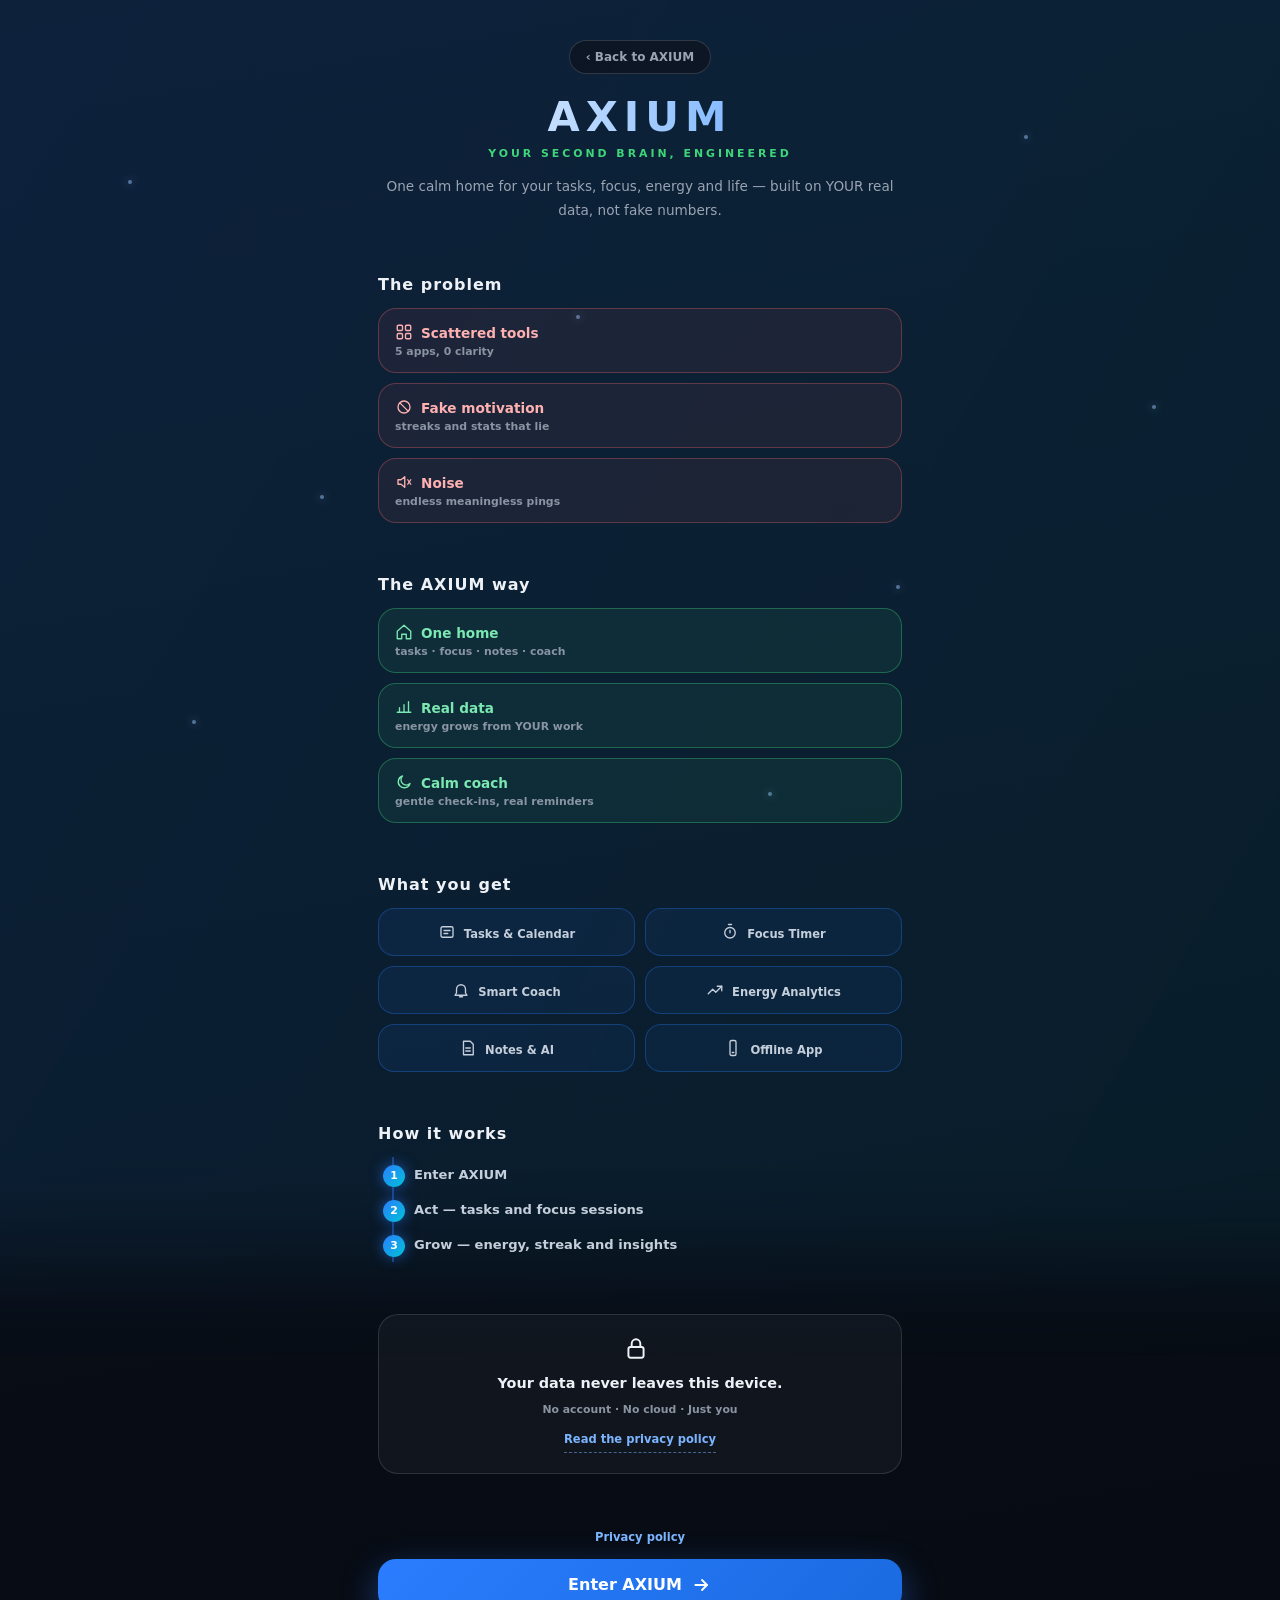
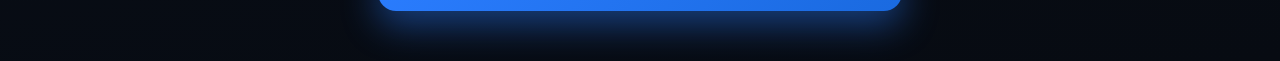
<file: about.html>
<!DOCTYPE html><html lang="en"><head><meta charset="utf-8"><meta name="viewport" content="width=device-width,initial-scale=1"><title>What is AXIUM?</title><meta name="description" content="AXIUM is your second brain: tasks, focus, smart coach and real energy analytics — 100% on-device."><style>
*{margin:0;padding:0;box-sizing:border-box;font-family:Segoe UI,system-ui,sans-serif}body{background:linear-gradient(170deg,#0b1220,#070b12);color:#eef2f7;min-height:100vh;overflow-x:hidden}.aura{position:fixed;inset:-40%;background:linear-gradient(120deg,rgba(43,125,255,.14),rgba(0,194,214,.09),rgba(124,92,255,.12),rgba(43,125,255,.14));background-size:300% 300%;animation:aur 14s linear infinite;filter:blur(50px);pointer-events:none}.parts{position:fixed;inset:0;pointer-events:none;overflow:hidden}.parts i{position:absolute;width:4px;height:4px;border-radius:50%;background:#9cc8ff;box-shadow:0 0 10px #9cc8ff;opacity:.5;animation:fl 7s ease-in-out infinite}.parts i:nth-child(1){left:10%;top:20%}.parts i:nth-child(2){left:80%;top:15%;animation-delay:1s}.parts i:nth-child(3){left:25%;top:55%;animation-delay:2s}.parts i:nth-child(4){left:70%;top:65%;animation-delay:3s}.parts i:nth-child(5){left:45%;top:35%;animation-delay:4s}.parts i:nth-child(6){left:90%;top:45%;animation-delay:1.5s}.parts i:nth-child(7){left:15%;top:80%;animation-delay:2.5s}.parts i:nth-child(8){left:60%;top:88%;animation-delay:3.5s}header,.sec,footer{position:relative;max-width:560px;margin:0 auto;padding:26px 18px}header{text-align:center;padding-top:40px}.back{display:inline-block;margin-bottom:18px;padding:9px 16px;border-radius:999px;border:1px solid rgba(255,255,255,.15);background:rgba(13,20,34,.85);color:#9aa4b3;font-weight:800;font-size:.75rem;text-decoration:none}.logo{font-size:2.6rem;font-weight:900;letter-spacing:6px;background:linear-gradient(90deg,#fff,#7bb5ff,#00c2d6,#fff);background-size:220% 100%;-webkit-background-clip:text;background-clip:text;-webkit-text-fill-color:transparent;animation:shine 4s linear infinite}.tag{color:#3fd67a;font-size:.68rem;font-weight:900;letter-spacing:3px;margin-top:6px}.sub{color:#9aa4b3;font-size:.85rem;line-height:1.8;margin-top:14px}h3{font-size:1rem;font-weight:900;letter-spacing:1px;margin-bottom:14px}svg.ic{width:18px;height:18px;vertical-align:-3px;margin-right:8px;stroke:currentColor;fill:none;stroke-width:1.8;stroke-linecap:round;stroke-linejoin:round}.cards{display:flex;flex-direction:column;gap:10px}.pc{background:rgba(255,107,107,.07);border:1px solid rgba(255,107,107,.3);border-radius:18px;padding:14px 16px;color:#ffb1b1;font-weight:800;font-size:.85rem;animation:cardIn .6s cubic-bezier(.34,1.56,.64,1) both}.pc span{display:block;color:#8a94a3;font-size:.68rem;font-weight:600;margin-top:4px}.pc.g{background:rgba(63,214,122,.08);border-color:rgba(63,214,122,.35);color:#7ae8b0}.sec.s1 .pc:nth-child(1){animation-delay:.35s}.sec.s1 .pc:nth-child(2){animation-delay:.45s}.sec.s1 .pc:nth-child(3){animation-delay:.55s}.sec.s2 .pc:nth-child(1){animation-delay:.55s}.sec.s2 .pc:nth-child(2){animation-delay:.65s}.sec.s2 .pc:nth-child(3){animation-delay:.75s}.grid{display:grid;grid-template-columns:1fr 1fr;gap:10px}.tl{background:rgba(43,125,255,.08);border:1px solid rgba(43,125,255,.3);border-radius:16px;padding:14px 10px;text-align:center;color:#c5cfdb;font-size:.72rem;font-weight:800;animation:cardIn .6s cubic-bezier(.34,1.56,.64,1) both}.sec.s3 .tl:nth-child(1){animation-delay:.75s}.sec.s3 .tl:nth-child(2){animation-delay:.83s}.sec.s3 .tl:nth-child(3){animation-delay:.91s}.sec.s3 .tl:nth-child(4){animation-delay:.99s}.sec.s3 .tl:nth-child(5){animation-delay:1.07s}.sec.s3 .tl:nth-child(6){animation-delay:1.15s}.steps{border-left:2px solid rgba(43,125,255,.4);margin-left:14px;padding-left:20px}.stp{position:relative;padding:10px 0;color:#c5cfdb;font-size:.82rem;font-weight:700;animation:cardIn .6s cubic-bezier(.34,1.56,.64,1) both}.sec.s4 .stp:nth-child(1){animation-delay:.95s}.sec.s4 .stp:nth-child(2){animation-delay:1.1s}.sec.s4 .stp:nth-child(3){animation-delay:1.25s}.stp b{position:absolute;left:-31px;top:8px;width:22px;height:22px;border-radius:50%;background:linear-gradient(135deg,#2b7dff,#00c2d6);color:#fff;font-size:.68rem;display:flex;align-items:center;justify-content:center;box-shadow:0 0 14px rgba(43,125,255,.6)}.priv{text-align:center;background:rgba(255,255,255,.04);border:1px solid rgba(255,255,255,.12);border-radius:20px;padding:20px;font-weight:800;font-size:.9rem;line-height:1.7}.priv span{color:#8a94a3;font-size:.68rem;font-weight:600}.priv a{display:inline-block;margin-top:10px;color:#7bb5ff;font-size:.72rem;font-weight:800;text-decoration:none;border-bottom:1px dashed rgba(123,181,255,.5);padding-bottom:2px}.plink{text-align:center;margin-bottom:14px}.plink a{color:#7bb5ff;font-size:.72rem;font-weight:800;text-decoration:none}.cta{display:flex;align-items:center;justify-content:center;gap:10px;padding:16px;border-radius:18px;background:linear-gradient(135deg,#2b7dff,#1a6ae0);color:#fff;font-weight:900;font-size:1rem;text-decoration:none;box-shadow:0 14px 36px rgba(43,125,255,.45);animation:pul 2.4s ease-out infinite}.cta svg{width:20px;height:20px;stroke:#fff;fill:none;stroke-width:2.2;stroke-linecap:round;stroke-linejoin:round;animation:ar 1.6s ease-in-out infinite}header{animation:up .7s .1s both}.s1{animation:up .7s .3s both}.s2{animation:up .7s .5s both}.s3{animation:up .7s .7s both}.s4{animation:up .7s .9s both}.s5{animation:up .7s 1.1s both}footer{animation:up .7s 1.3s both;padding-bottom:50px}@keyframes cardIn{from{opacity:0;transform:translateY(22px) scale(.94)}to{opacity:1;transform:none}}@keyframes ar{0%,100%{transform:translateX(0)}50%{transform:translateX(5px)}}@keyframes aur{0%{background-position:0% 50%}50%{background-position:100% 50%}100%{background-position:0% 50%}}@keyframes shine{0%{background-position:0% 50%}100%{background-position:200% 50%}}@keyframes fl{0%,100%{transform:translateY(0)}50%{transform:translateY(-26px)}}@keyframes up{from{opacity:0;transform:translateY(34px)}to{opacity:1;transform:none}}@keyframes pul{0%,100%{box-shadow:0 14px 36px rgba(43,125,255,.45),0 0 0 0 rgba(43,125,255,.4)}50%{box-shadow:0 14px 36px rgba(43,125,255,.45),0 0 0 16px rgba(43,125,255,0)}}
</style></head><body>
<div class="aura"></div><div class="parts"><i></i><i></i><i></i><i></i><i></i><i></i><i></i><i></i></div>
<header><a class="back" href="index.html">‹ Back to AXIUM</a><div class="logo">AXIUM</div><div class="tag">YOUR SECOND BRAIN, ENGINEERED</div><p class="sub">One calm home for your tasks, focus, energy and life — built on YOUR real data, not fake numbers.</p></header>
<section class="sec s1"><h3>The problem</h3><div class="cards"><div class="pc"><svg class="ic" viewBox="0 0 24 24"><rect x="3" y="3" width="7" height="7" rx="1.5"/><rect x="14" y="3" width="7" height="7" rx="1.5"/><rect x="3" y="14" width="7" height="7" rx="1.5"/><rect x="14" y="14" width="7" height="7" rx="1.5"/></svg>Scattered tools<span>5 apps, 0 clarity</span></div><div class="pc"><svg class="ic" viewBox="0 0 24 24"><circle cx="12" cy="12" r="8"/><line x1="6.5" y1="6.5" x2="17.5" y2="17.5"/></svg>Fake motivation<span>streaks and stats that lie</span></div><div class="pc"><svg class="ic" viewBox="0 0 24 24"><path d="M4 9v6h4l5 4V5L8 9H4z"/><line x1="17" y1="9" x2="21" y2="15"/><line x1="21" y1="9" x2="17" y2="15"/></svg>Noise<span>endless meaningless pings</span></div></div></section>
<section class="sec s2"><h3>The AXIUM way</h3><div class="cards"><div class="pc g"><svg class="ic" viewBox="0 0 24 24"><path d="M3 11l9-8 9 8v10h-6v-6h-6v6H3V11z"/></svg>One home<span>tasks · focus · notes · coach</span></div><div class="pc g"><svg class="ic" viewBox="0 0 24 24"><line x1="6" y1="19" x2="6" y2="13"/><line x1="12" y1="19" x2="12" y2="9"/><line x1="18" y1="19" x2="18" y2="5"/><line x1="3" y1="19" x2="21" y2="19"/></svg>Real data<span>energy grows from YOUR work</span></div><div class="pc g"><svg class="ic" viewBox="0 0 24 24"><path d="M20 14A8 8 0 1 1 10 4a7 7 0 0 0 10 10z"/></svg>Calm coach<span>gentle check-ins, real reminders</span></div></div></section>
<section class="sec s3"><h3>What you get</h3><div class="grid"><div class="tl"><svg class="ic" viewBox="0 0 24 24"><rect x="4" y="5" width="16" height="14" rx="2"/><line x1="8" y1="10" x2="16" y2="10"/><line x1="8" y1="14" x2="13" y2="14"/></svg>Tasks & Calendar</div><div class="tl"><svg class="ic" viewBox="0 0 24 24"><circle cx="12" cy="13" r="7"/><line x1="12" y1="10" x2="12" y2="13"/><line x1="10" y1="2" x2="14" y2="2"/></svg>Focus Timer</div><div class="tl"><svg class="ic" viewBox="0 0 24 24"><path d="M6 16v-5a6 6 0 0 1 12 0v5l2 3H4l2-3z"/><line x1="10" y1="21" x2="14" y2="21"/></svg>Smart Coach</div><div class="tl"><svg class="ic" viewBox="0 0 24 24"><polyline points="3 17 9 11 13 15 21 7"/><polyline points="15 7 21 7 21 13"/></svg>Energy Analytics</div><div class="tl"><svg class="ic" viewBox="0 0 24 24"><path d="M6 3h9l4 4v14H6V3z"/><line x1="9" y1="12" x2="15" y2="12"/><line x1="9" y1="16" x2="15" y2="16"/></svg>Notes & AI</div><div class="tl"><svg class="ic" viewBox="0 0 24 24"><rect x="8" y="2" width="8" height="20" rx="2"/><line x1="11" y1="18" x2="13" y2="18"/></svg>Offline App</div></div></section>
<section class="sec s4"><h3>How it works</h3><div class="steps"><div class="stp"><b>1</b> Enter AXIUM</div><div class="stp"><b>2</b> Act — tasks and focus sessions</div><div class="stp"><b>3</b> Grow — energy, streak and insights</div></div></section>
<section class="sec s5"><div class="priv"><svg class="ic" viewBox="0 0 24 24" style="width:26px;height:26px;margin-bottom:6px"><rect x="5" y="11" width="14" height="10" rx="2"/><path d="M8 11V8a4 4 0 0 1 8 0v3"/></svg><br>Your data never leaves this device.<br><span>No account · No cloud · Just you</span><br><a href="privacy.html">Read the privacy policy</a></div></section>
<footer><p class="plink"><a href="privacy.html">Privacy policy</a></p><a class="cta" href="index.html">Enter AXIUM<svg viewBox="0 0 24 24"><line x1="4" y1="12" x2="18" y2="12"/><polyline points="12 6 18 12 12 18"/></svg></a></footer>
</body></html>
</file>
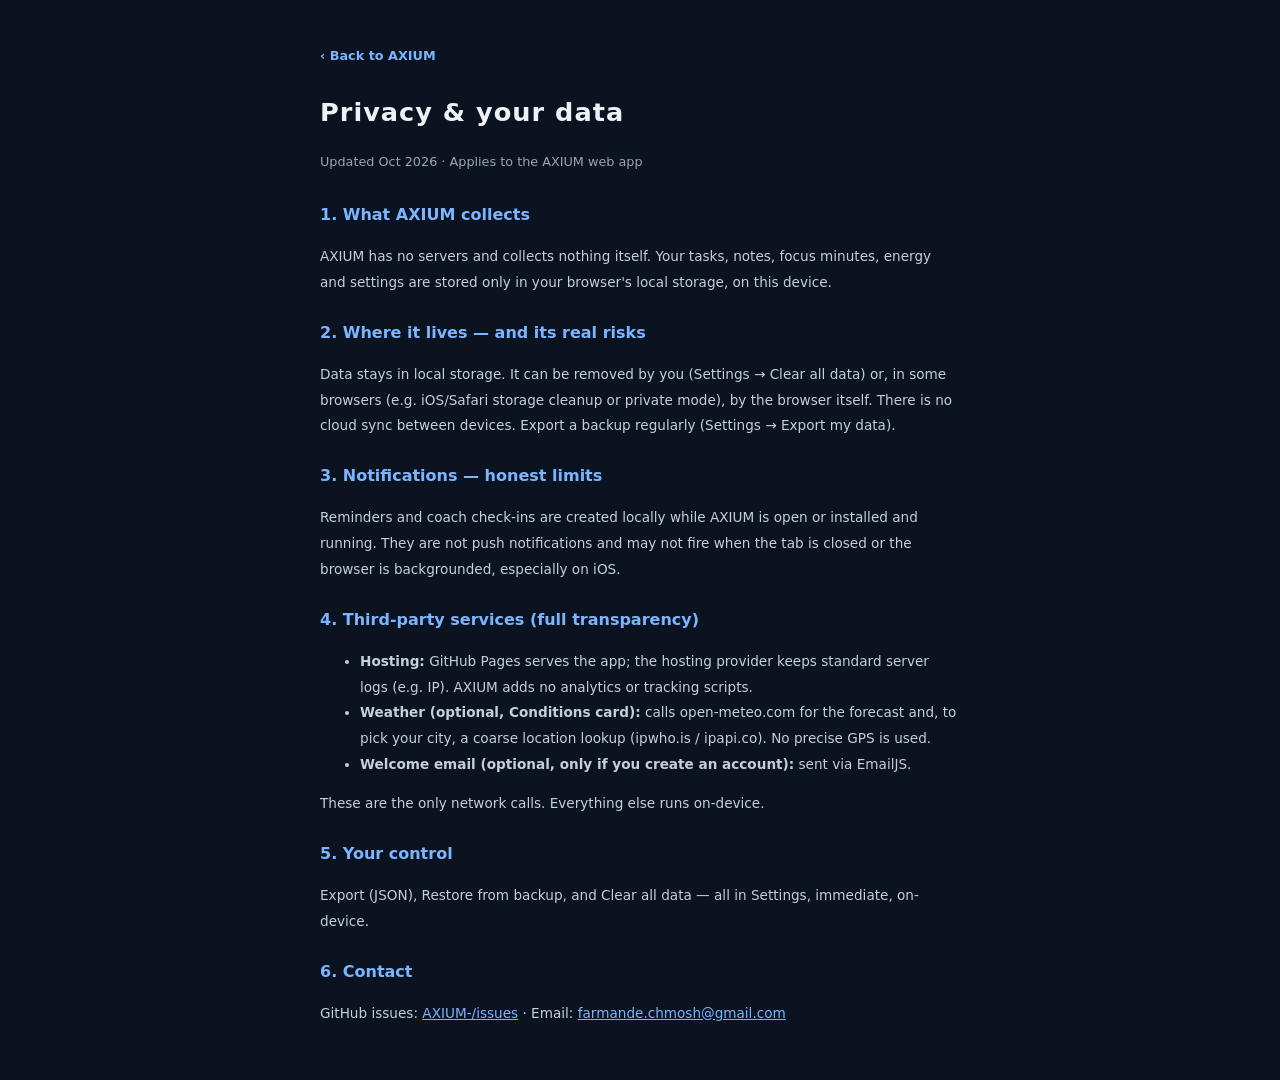
<file: privacy.html>
<!DOCTYPE html><html lang="en"><head><meta charset="utf-8"><meta name="viewport" content="width=device-width,initial-scale=1"><title>AXIUM Privacy & Your Data</title><meta name="description" content="How AXIUM handles your data: on-device only, honest limits, full third-party transparency."></head>
<body style="margin:0;background:#0b1220;color:#eef2f7;font-family:Segoe UI,system-ui,sans-serif;line-height:1.9">
<main style="max-width:640px;margin:0 auto;padding:40px 20px">
<a href="index.html" style="color:#7bb5ff;font-size:.8rem;font-weight:800;text-decoration:none">‹ Back to AXIUM</a>
<h1 style="font-size:1.6rem;letter-spacing:1px;margin:18px 0 6px">Privacy & your data</h1>
<p style="color:#9aa4b3;font-size:.8rem">Updated Oct 2026 · Applies to the AXIUM web app</p>
<h2 style="font-size:1rem;color:#7bb5ff;margin-top:26px">1. What AXIUM collects</h2>
<p style="font-size:.85rem;color:#c5cfdb">AXIUM has no servers and collects nothing itself. Your tasks, notes, focus minutes, energy and settings are stored only in your browser's local storage, on this device.</p>
<h2 style="font-size:1rem;color:#7bb5ff;margin-top:22px">2. Where it lives — and its real risks</h2>
<p style="font-size:.85rem;color:#c5cfdb">Data stays in local storage. It can be removed by you (Settings → Clear all data) or, in some browsers (e.g. iOS/Safari storage cleanup or private mode), by the browser itself. There is no cloud sync between devices. Export a backup regularly (Settings → Export my data).</p>
<h2 style="font-size:1rem;color:#7bb5ff;margin-top:22px">3. Notifications — honest limits</h2>
<p style="font-size:.85rem;color:#c5cfdb">Reminders and coach check-ins are created locally while AXIUM is open or installed and running. They are not push notifications and may not fire when the tab is closed or the browser is backgrounded, especially on iOS.</p>
<h2 style="font-size:1rem;color:#7bb5ff;margin-top:22px">4. Third-party services (full transparency)</h2>
<ul style="font-size:.85rem;color:#c5cfdb;line-height:1.9">
<li><b>Hosting:</b> GitHub Pages serves the app; the hosting provider keeps standard server logs (e.g. IP). AXIUM adds no analytics or tracking scripts.</li>
<li><b>Weather (optional, Conditions card):</b> calls open-meteo.com for the forecast and, to pick your city, a coarse location lookup (ipwho.is / ipapi.co). No precise GPS is used.</li>
<li><b>Welcome email (optional, only if you create an account):</b> sent via EmailJS.</li>
</ul>
<p style="font-size:.85rem;color:#c5cfdb">These are the only network calls. Everything else runs on-device.</p>
<h2 style="font-size:1rem;color:#7bb5ff;margin-top:22px">5. Your control</h2>
<p style="font-size:.85rem;color:#c5cfdb">Export (JSON), Restore from backup, and Clear all data — all in Settings, immediate, on-device.</p>
<h2 style="font-size:1rem;color:#7bb5ff;margin-top:22px">6. Contact</h2>
<p style="font-size:.85rem;color:#c5cfdb">GitHub issues: <a href="https://github.com/farmandechmosh-creator/AXIUM-/issues" style="color:#7bb5ff">AXIUM-/issues</a> · Email: <a href="mailto:farmande.chmosh@gmail.com" style="color:#7bb5ff">farmande.chmosh@gmail.com</a></p>
</main></body></html>
</file>
<file: style.css>
* { margin: 0; padding: 0; box-sizing: border-box; }
html { scroll-behavior: smooth; }
body { font-family: -apple-system, BlinkMacSystemFont, 'Segoe UI', sans-serif; background: #0a0e16; color: #d0d0d0; overflow-x: hidden; min-height: 100vh; }
:root {
  --bg-dark: #0a0e16; --bg-darker: #070a10; --panel: rgba(255,255,255,0.04); --border: rgba(255,255,255,0.08);
  --text: #eef2f7; --muted: #8a94a3;
  --blue: #2b7dff; --blue2: #4a95ff; --cyan: #00c2d6; --violet: #b388ff; --orange: #ffb443; --green: #3fd67a; --pink: #ff69b4;
  --glow: rgba(43,125,255,0.5);
  --ease-smooth: cubic-bezier(0.22, 1, 0.36, 1);
  --ease-spring: cubic-bezier(0.34, 1.56, 0.64, 1);
}
.welcome-screen { position: fixed; inset: 0; z-index: 10000; background: radial-gradient(ellipse at center, rgba(43,125,255,0.08) 0%, transparent 70%), var(--bg-darker); display: flex; align-items: center; justify-content: center; transition: opacity 0.8s ease, transform 0.8s ease; }
.welcome-screen.hidden { opacity: 0; transform: scale(1.1); pointer-events: none; }
.welcome-content { text-align: center; display: flex; flex-direction: column; align-items: center; }
.welcome-logo-wrap { position: relative; width: 120px; height: 120px; margin-bottom: 30px; opacity: 0; animation: scaleInBounce 1s var(--ease-spring) 0.2s forwards; }
.welcome-logo { width: 100%; height: 100%; filter: drop-shadow(0 0 30px var(--glow)); animation: logoPulse 2s ease-in-out infinite; }
.logo-rings { position: absolute; inset: -30px; display: flex; align-items: center; justify-content: center; pointer-events: none; }
.ring { position: absolute; border-radius: 50%; border: 1px solid var(--blue); opacity: 0; animation: ringExpand 2s ease-out infinite; }
.ring-1 { width: 120px; height: 120px; } .ring-2 { width: 120px; height: 120px; animation-delay: 0.6s; } .ring-3 { width: 120px; height: 120px; animation-delay: 1.2s; }
.welcome-title { font-size: 3.5rem; font-weight: 900; letter-spacing: 12px; background: linear-gradient(135deg, #fff 30%, var(--blue) 100%); -webkit-background-clip: text; -webkit-text-fill-color: transparent; background-clip: text; opacity: 0; animation: slideUpFade 0.8s ease-out 0.6s forwards; }
.welcome-divider { width: 60px; height: 2px; background: linear-gradient(90deg, transparent, var(--blue), transparent); margin-bottom: 15px; opacity: 0; animation: slideUpFade 0.8s ease-out 0.9s forwards; }
.welcome-subtitle { font-size: 0.9rem; color: var(--blue2); letter-spacing: 3px; text-transform: uppercase; margin-bottom: 50px; opacity: 0; animation: slideUpFade 0.8s ease-out 1.1s forwards; }
.welcome-loader { width: 280px; display: flex; flex-direction: column; align-items: center; gap: 15px; opacity: 0; animation: slideUpFade 0.8s ease-out 1.3s forwards; }
.loader-track { width: 100%; height: 4px; background: rgba(255,255,255,0.05); border-radius: 4px; overflow: hidden; }
.loader-fill { height: 100%; width: 0%; background: linear-gradient(90deg, var(--blue), #4a95ff, #7bb5ff); border-radius: 4px; box-shadow: 0 0 15px var(--blue); transition: width 0.3s ease; }
.loader-percent { font-size: 0.85rem; color: var(--muted); font-weight: 600; }
.flash { position: fixed; inset: 0; z-index: 8000; pointer-events: none; background: radial-gradient(circle at 50% 62%, rgba(140,190,255,0.45), rgba(140,190,255,0.12) 40%, transparent 70%); opacity: 0; transition: opacity 0.35s ease; }
.flash.on { opacity: 1; }
.glow-border { position: fixed; inset: 6px; border-radius: 24px; z-index: 999; pointer-events: none; padding: 2px; background: conic-gradient(from var(--glow-angle,0deg), transparent 0deg, transparent 300deg, rgba(43,125,255,0.2) 330deg, rgba(43,125,255,0.6) 345deg, #4a95ff 355deg, rgba(43,125,255,0.6) 360deg); -webkit-mask: linear-gradient(#fff 0 0) content-box, linear-gradient(#fff 0 0); -webkit-mask-composite: xor; mask: linear-gradient(#fff 0 0) content-box, linear-gradient(#fff 0 0); mask-composite: exclude; animation: rotateGlowBorder 4s linear infinite; filter: drop-shadow(0 0 8px rgba(43,125,255,0.4)); transition: opacity 0.5s ease; }
.glow-border.hidden { opacity: 0; }
.orbit-container { position: fixed; inset: 6px; border-radius: 24px; z-index: 998; pointer-events: none; overflow: hidden; transition: opacity 0.5s ease; }
.orbit-container.hidden { opacity: 0; }
.orbit-dot { position: absolute; width: 6px; height: 6px; background: var(--blue); border-radius: 50%; box-shadow: 0 0 8px var(--blue), 0 0 16px var(--glow); animation: orbitPath 6s linear infinite; }
.orbit-dot:nth-child(2) { animation-delay: -1.5s; width: 4px; height: 4px; opacity: 0.8; }
.orbit-dot:nth-child(3) { animation-delay: -3s; width: 5px; height: 5px; opacity: 0.6; }
.orbit-dot:nth-child(4) { animation-delay: -4.5s; width: 3px; height: 3px; opacity: 0.9; }
.corner-accent { position: fixed; width: 30px; height: 30px; z-index: 997; pointer-events: none; opacity: 0.6; transition: opacity 0.5s ease; }
.corner-accent.hidden { opacity: 0; }
.corner-accent::before, .corner-accent::after { content: ''; position: absolute; background: var(--blue); box-shadow: 0 0 8px var(--glow); }
.corner-tl { top: 6px; left: 6px; } .corner-tl::before { top:0; left:0; width:20px; height:2px; } .corner-tl::after { top:0; left:0; width:2px; height:20px; }
.corner-tr { top: 6px; right: 6px; } .corner-tr::before { top:0; right:0; width:20px; height:2px; } .corner-tr::after { top:0; right:0; width:2px; height:20px; }
.corner-bl { bottom: 6px; left: 6px; } .corner-bl::before { bottom:0; left:0; width:20px; height:2px; } .corner-bl::after { bottom:0; left:0; width:2px; height:20px; }
.corner-br { bottom: 6px; right: 6px; } .corner-br::before { bottom:0; right:0; width:20px; height:2px; } .corner-br::after { bottom:0; right:0; width:2px; height:20px; }
.dashboard-bg { position: fixed; inset: 0; z-index: 1; filter: blur(30px) brightness(0.5); opacity: 0.4; pointer-events: none; padding: 30px; display: grid; grid-template-columns: repeat(3,1fr); gap: 20px; overflow: hidden; }
.blur-card { background: rgba(255,255,255,0.05); border: 1px solid rgba(43,125,255,0.2); border-radius: 20px; height: 150px; }
.blur-card.tall { grid-row: span 2; } .blur-card.wide { grid-column: span 2; }
.hero { position: relative; z-index: 10; min-height: 100vh; background: radial-gradient(ellipse at top, rgba(43,125,255,0.06) 0%, transparent 50%), var(--bg-dark); padding: 60px 30px; display: flex; flex-direction: column; align-items: center; text-align: center; }
.logo { display: flex; flex-direction: column; align-items: center; margin-bottom: 40px; opacity: 0; animation: fadeInDown 1s ease-out forwards; }
.logo-mark { width: 90px; height: 90px; margin-bottom: 15px; animation: float 4s ease-in-out infinite; filter: drop-shadow(0 0 20px var(--glow)); }
.logo-text { font-size: 3rem; font-weight: 900; letter-spacing: 8px; background: linear-gradient(135deg, #fff 0%, var(--blue) 100%); -webkit-background-clip: text; -webkit-text-fill-color: transparent; background-clip: text; margin-bottom: 15px; }
.logo-underline { position: relative; width: 110px; height: 3px; border-radius: 3px; background: rgba(43,125,255,0.25); overflow: hidden; }
.u-comet { position: absolute; top: 0; left: 0; width: 30px; height: 100%; border-radius: 3px; background: linear-gradient(90deg, transparent, #cfe6ff, transparent); box-shadow: 0 0 12px var(--blue); animation: cometSlide 2.2s ease-in-out infinite alternate; }
.u-comet.c2 { animation-delay: -1.1s; opacity: 0.6; }
@keyframes cometSlide { from { transform: translateX(-32px); } to { transform: translateX(112px); } }
.eyebrow-badge { display: inline-flex; align-items: center; gap: 10px; background: rgba(43,125,255,0.08); border: 1px solid rgba(43,125,255,0.3); padding: 8px 20px; border-radius: 50px; font-size: 0.75rem; font-weight: 600; color: var(--blue2); letter-spacing: 1.5px; margin-bottom: 30px; opacity: 0; animation: fadeInUp 0.8s ease-out 0.3s forwards; }
.badge-dot { width: 8px; height: 8px; background: var(--blue); border-radius: 50%; animation: pulseGlow 2s infinite; box-shadow: 0 0 10px var(--blue); }
.hero-title { font-size: 3rem; font-weight: 800; color: var(--text); line-height: 1.2; margin-bottom: 30px; max-width: 800px; opacity: 0; animation: fadeInUp 0.8s ease-out 0.5s forwards; }
.highlight { color: var(--blue); text-shadow: 0 0 20px var(--glow); }
.hero-desc { color: var(--muted); font-size: 1.05rem; line-height: 1.8; max-width: 700px; margin-bottom: 20px; opacity: 0; }
.hero-desc:nth-of-type(1) { animation: fadeInUp 0.8s ease-out 0.7s forwards; }
.hero-desc:nth-of-type(2) { animation: fadeInUp 0.8s ease-out 0.9s forwards; }
.hero-desc:nth-of-type(3) { animation: fadeInUp 0.8s ease-out 1.1s forwards; }
.hero-desc:nth-of-type(4) { animation: fadeInUp 0.8s ease-out 1.3s forwards; }
.deco-divider { display: flex; align-items: center; width: 100%; max-width: 700px; margin: 40px 0; opacity: 0; animation: fadeIn 1s ease-out 1.5s forwards; }
.deco-dot { width: 6px; height: 6px; background: var(--blue); border-radius: 50%; box-shadow: 0 0 8px var(--blue); animation: pulseGlow 2s infinite; flex-shrink: 0; }
.deco-line { flex: 1; height: 1px; position: relative; overflow: hidden; background: linear-gradient(90deg, transparent, rgba(43,125,255,0.6), transparent); }
.deco-line::after { content: ''; position: absolute; top: 0; left: 0; width: 40%; height: 100%; background: linear-gradient(90deg, transparent, #9cc8ff, transparent); animation: lineComet 2.6s linear infinite; }
@keyframes lineComet { from { transform: translateX(-120%); } to { transform: translateX(360%); } }
.deco-diamond { color: var(--blue); font-size: 0.9rem; margin: 0 8px; animation: rotateDiamond 4s linear infinite; filter: drop-shadow(0 0 10px var(--blue)); flex-shrink: 0; }
.features { display: flex; align-items: stretch; justify-content: center; max-width: 1000px; width: 100%; margin: 50px 0; padding: 40px 20px; background: rgba(255,255,255,0.02); border: 1px solid rgba(43,125,255,0.15); border-radius: 24px; backdrop-filter: blur(10px); opacity: 0; animation: fadeInUp 1s ease-out 1.7s forwards; }
.feature { flex: 1; padding: 20px 30px; opacity: 0; animation: fadeInUp 0.6s ease-out forwards; }
.feature:nth-child(1) { animation-delay: 1.9s; } .feature:nth-child(3) { animation-delay: 2.1s; } .feature:nth-child(5) { animation-delay: 2.3s; }
.feature-divider { width: 1px; align-self: stretch; background: linear-gradient(to bottom, transparent, var(--blue), transparent); flex-shrink: 0; animation: fadeIn 1s ease-out 2s forwards, dividerGlow 3s ease-in-out infinite; opacity: 0; }
.icon-circle { width: 80px; height: 80px; border-radius: 20px; background: linear-gradient(135deg, rgba(43,125,255,0.15), rgba(43,125,255,0.05)); border: 1.5px solid rgba(43,125,255,0.3); display: flex; align-items: center; justify-content: center; margin: 0 auto 20px; color: var(--blue); transition: all 0.4s; }
.feature:hover .icon-circle { background: rgba(43,125,255,0.25); border-color: var(--blue); box-shadow: 0 0 30px var(--glow); transform: translateY(-5px) scale(1.05); }
.icon-circle svg { width: 38px; height: 38px; }
.feature h3 { font-size: 1.15rem; color: var(--text); margin-bottom: 12px; font-weight: 700; }
.feature p { color: var(--muted); font-size: 0.9rem; line-height: 1.6; }
.hero-btn { display: flex; align-items: center; justify-content: space-between; gap: 15px; background: linear-gradient(135deg, var(--blue), #1a6ae0); color: white; border: none; padding: 20px 35px; border-radius: 16px; cursor: pointer; min-width: 380px; max-width: 500px; width: 90%; font-family: inherit; box-shadow: 0 10px 30px rgba(43,125,255,0.3); transition: all 0.35s cubic-bezier(0.34,1.56,0.64,1); position: relative; overflow: visible; opacity: 0; animation: fadeInUp 0.8s ease-out 2.5s forwards; }
.hero-btn::before { content: ''; position: absolute; top: 0; left: -100%; width: 100%; height: 100%; background: linear-gradient(90deg, transparent, rgba(255,255,255,0.3), transparent); transition: left 0.6s; border-radius: 16px; }
.hero-btn:hover::before { left: 100%; }
.hero-btn:hover { transform: translateY(-3px); box-shadow: 0 15px 40px rgba(43,125,255,0.5); }
.hero-btn.activated { transform: translateY(-10px) scale(1.06); background: linear-gradient(135deg, #6fb1ff, #2b7dff); box-shadow: 0 0 0 3px rgba(255,255,255,0.35), 0 22px 60px rgba(43,125,255,0.85), 0 0 90px rgba(43,125,255,0.6); }
.hero-btn.activated::after { content: ''; position: absolute; inset: -4px; border-radius: 20px; border: 2px solid rgba(159,200,255,0.9); animation: shock 0.7s ease-out forwards; pointer-events: none; }
@keyframes shock { from { transform: scale(1); opacity: 1; } to { transform: scale(2.1); opacity: 0; } }
.btn-icon-box { width: 50px; height: 50px; background: rgba(255,255,255,0.2); border-radius: 12px; display: flex; align-items: center; justify-content: center; flex-shrink: 0; }
.btn-icon-box svg { width: 26px; height: 26px; }
.btn-text { text-align: left; flex: 1; }
.btn-title { display: block; font-size: 1.1rem; font-weight: 700; margin-bottom: 4px; }
.btn-sub { display: block; font-size: 0.8rem; opacity: 0.85; }
.hero-btn .arrow { font-size: 1.8rem; font-weight: 300; transition: transform 0.3s; }
.hero-btn:hover .arrow { transform: translateX(5px); }
.hero-footer { display: flex; align-items: center; gap: 15px; margin-top: 60px; max-width: 400px; width: 100%; opacity: 0; animation: fadeIn 1s ease-out 2.8s forwards; }
.hero-footer .line { flex: 1; height: 1px; background: linear-gradient(90deg, transparent, rgba(43,125,255,0.5), transparent); }
.hero-footer .diamond { color: var(--blue); font-size: 0.7rem; animation: rotateDiamond 6s linear infinite; filter: drop-shadow(0 0 5px var(--blue)); }
.footer-text { color: var(--muted); font-size: 0.85rem; margin-top: 15px; display: flex; align-items: center; gap: 10px; opacity: 0; animation: fadeIn 1s ease-out 3s forwards; }
.deco-dot.small { width: 4px; height: 4px; }
.hero.hidden { opacity: 0; transform: translateY(-50px) scale(0.95); pointer-events: none; transition: all 0.8s cubic-bezier(0.4,0,0.2,1); }.dashboard { display: none; min-height: 100vh; background: var(--bg-dark); position: relative; overflow: hidden; color: var(--text); }
.dashboard.active { display: block; }
.dash-main { position: relative; z-index: 2; padding: 0 20px 40px 100px; }
.nebula-bg { position: fixed; inset: 0; z-index: 0; overflow: hidden; pointer-events: none; background: radial-gradient(ellipse at 50% 30%, #0d1626 0%, #0a0e16 60%); }
.nebula { position: absolute; left: 50%; top: 38%; width: 860px; height: 860px; margin: -430px 0 0 -430px; border-radius: 50%; background: conic-gradient(from 0deg, rgba(43,125,255,0), rgba(43,125,255,0.22), rgba(0,194,214,0.16), rgba(124,92,255,0.20), rgba(43,125,255,0)); filter: blur(70px); animation: nebulaSpin 42s linear infinite; opacity: 0.55; }
@keyframes nebulaSpin { to { transform: rotate(360deg); } }
.bokeh { position: absolute; border-radius: 50%; filter: blur(1px); opacity: 0.45; background: currentColor; box-shadow: 0 0 18px currentColor; animation: bokehFloat ease-in-out infinite; }
.bokeh.b1 { width: 10px; height: 10px; color: #4a95ff; left: 12%; top: 22%; animation-duration: 9s; }
.bokeh.b2 { width: 6px; height: 6px; color: #00c2d6; left: 78%; top: 18%; animation-duration: 11s; animation-delay: 1s; }
.bokeh.b3 { width: 14px; height: 14px; color: #7c5cff; left: 22%; top: 70%; animation-duration: 13s; animation-delay: 2s; }
.bokeh.b4 { width: 8px; height: 8px; color: #ffb443; left: 84%; top: 64%; animation-duration: 10s; animation-delay: 0.5s; }
.bokeh.b5 { width: 5px; height: 5px; color: #9cc8ff; left: 50%; top: 12%; animation-duration: 12s; animation-delay: 3s; }
.bokeh.b6 { width: 9px; height: 9px; color: #4a95ff; left: 60%; top: 84%; animation-duration: 14s; animation-delay: 1.5s; }
@keyframes bokehFloat { 0%,100% { transform: translate(0,0); opacity: 0.35; } 50% { transform: translate(24px,-30px); opacity: 0.75; } }
.shoot { position: absolute; width: 140px; height: 2px; border-radius: 2px; background: linear-gradient(90deg, transparent, #cfe6ff); opacity: 0; animation: shoot 7s linear infinite; }
.shoot.s1 { top: 10%; left: 70%; }
.shoot.s2 { top: 30%; left: 92%; animation-delay: 3.5s; }
@keyframes shoot { 0% { opacity: 0; transform: translate(0,0) rotate(-35deg); } 4% { opacity: 0.9; } 16% { opacity: 0; transform: translate(-46vw,32vh) rotate(-35deg); } 100% { opacity: 0; transform: translate(-46vw,32vh) rotate(-35deg); } }
.rail { position: fixed; left: 12px; top: 0; bottom: 0; z-index: 100; display: flex; flex-direction: column; justify-content: center; gap: 12px; padding: 14px 9px; background: rgba(14,18,26,0.88); backdrop-filter: blur(20px); border: 1px solid rgba(43,125,255,0.16); border-left: none; border-radius: 0 24px 24px 0; animation: railIn 0.7s var(--ease-spring) 0.15s both; }
.rail-item { width: 58px; padding: 9px 4px 7px; border-radius: 16px; border: 1px solid rgba(255,255,255,0.06); background: rgba(255,255,255,0.03); color: var(--muted); display: flex; flex-direction: column; align-items: center; gap: 5px; cursor: pointer; transition: all 0.3s; position: relative; animation: zoomSpring 0.5s var(--ease-spring) both; }
.rail-item:nth-child(1){animation-delay:.3s}.rail-item:nth-child(2){animation-delay:.4s}.rail-item:nth-child(3){animation-delay:.5s}.rail-item:nth-child(4){animation-delay:.6s}.rail-item:nth-child(5){animation-delay:.7s}
.rail-item svg { width: 20px; height: 20px; }
.rail-label { font-size: 0.56rem; font-weight: 800; letter-spacing: 0.6px; }
.rail-item::before { content: ''; position: absolute; left: -1px; top: 22%; bottom: 22%; width: 3px; border-radius: 3px; background: var(--blue); box-shadow: 0 0 8px var(--blue); opacity: 0; transform: scaleY(0); transition: all 0.3s; }
.rail-item:hover { transform: translateX(3px); color: var(--blue2); border-color: rgba(43,125,255,0.3); }
.rail-item.active { background: linear-gradient(160deg, rgba(43,125,255,0.28), rgba(43,125,255,0.08)); border-color: rgba(43,125,255,0.45); color: #fff; box-shadow: 0 8px 22px rgba(43,125,255,0.25), inset 0 0 18px rgba(43,125,255,0.15); }
.rail-item.active::before { opacity: 1; transform: scaleY(1); }
.rail-item.active .rail-label { color: var(--blue2); }
.top-bar { display: flex; justify-content: space-between; align-items: center; padding: 20px 0; animation: dropBounce 0.8s var(--ease-spring) 0.2s both; }
.top-logo { width: 38px; height: 38px; filter: drop-shadow(0 0 10px var(--glow)); animation: float 4s ease-in-out infinite, fadeIn 0.6s ease 0.25s both; }
.top-brand { font-size: 1.2rem; font-weight: 800; letter-spacing: 3px; color: var(--text); animation: enterRight 0.6s var(--ease-smooth) 0.35s both; }
.top-actions { display: flex; gap: 8px; align-items: center; }
.icon-btn { width: 42px; height: 42px; border-radius: 13px; background: var(--panel); border: 1px solid var(--border); display: flex; align-items: center; justify-content: center; cursor: pointer; transition: all 0.3s; position: relative; color: var(--text); animation: zoomSpring 0.5s var(--ease-spring) both; }
.top-actions .icon-btn:nth-child(1){animation-delay:.45s}.top-actions .icon-btn:nth-child(2){animation-delay:.55s}
.icon-btn:hover { background: rgba(43,125,255,0.15); transform: translateY(-2px); box-shadow: 0 5px 15px rgba(43,125,255,0.2); }
.icon-btn svg { width: 20px; height: 20px; }
.notif-badge { position: absolute; top: -4px; right: -4px; width: 17px; height: 17px; background: #ff4757; border-radius: 50%; font-size: 0.6rem; color: white; display: flex; align-items: center; justify-content: center; font-weight: 700; animation: pulseGlow 2s infinite; box-shadow: 0 0 8px rgba(255,71,87,0.5); }
.greet-banner { display: flex; justify-content: space-between; align-items: center; gap: 16px; padding: 20px 22px; border-radius: 22px; background: linear-gradient(135deg, rgba(43,125,255,0.16), rgba(255,255,255,0.03)); border: 1px solid rgba(43,125,255,0.28); position: relative; overflow: hidden; margin-bottom: 18px; animation: dropBounce 0.8s var(--ease-spring) 0.35s both; }
.greet-banner::before { content: ''; position: absolute; top: -60%; right: -10%; width: 220px; height: 220px; background: radial-gradient(circle, rgba(43,125,255,0.2), transparent 70%); animation: float 6s ease-in-out infinite; }
.gb-left { position: relative; z-index: 1; }
.live-row { display: flex; align-items: center; gap: 10px; margin-bottom: 8px; }
.live-badge { display: inline-flex; align-items: center; gap: 7px; background: rgba(63,214,122,0.12); border: 1px solid rgba(63,214,122,0.35); color: var(--green); padding: 4px 12px; border-radius: 20px; font-size: 0.68rem; font-weight: 800; letter-spacing: 1px; animation: zoomSpring 0.5s var(--ease-spring) 0.5s both; }
.live-dot { width: 7px; height: 7px; background: var(--green); border-radius: 50%; animation: pulseGlow 1.5s infinite; box-shadow: 0 0 8px var(--green); }
.live-clock { color: var(--muted); font-size: 0.82rem; font-weight: 600; font-variant-numeric: tabular-nums; animation: slideCornerTR 0.6s var(--ease-smooth) 0.5s both; }
.typewriter { min-height: 34px; animation: flipY 0.8s var(--ease-smooth) 0.6s both; }
.typewriter h1 { font-size: 1.6rem; color: var(--text); font-weight: 800; }
.typewriter .cursor { display: inline-block; width: 3px; height: 1.3rem; background: var(--blue); margin-left: 4px; vertical-align: middle; animation: blink 0.8s infinite; box-shadow: 0 0 8px var(--blue); }
.name-glow { color: var(--blue2); text-shadow: 0 0 20px var(--blue), 0 0 40px var(--glow); }
.gb-right { position: relative; z-index: 1; display: flex; flex-direction: column; align-items: center; gap: 6px; animation: zoomSpring 0.7s var(--ease-spring) 0.7s both; }
.energy-score { position: relative; width: 88px; height: 88px; display: flex; align-items: center; justify-content: center; }
.es-ring { position: absolute; inset: 0; border-radius: 50%; background: conic-gradient(from 0deg, var(--blue), var(--cyan), var(--violet), var(--blue)); animation: spinSlow 5s linear infinite; filter: blur(1px); }
.energy-score::after { content: ''; position: absolute; inset: 7px; border-radius: 50%; background: #0d1420; }
.es-num { position: relative; z-index: 2; font-size: 1.4rem; font-weight: 900; color: #fff; text-shadow: 0 0 15px var(--glow); }
.es-label { color: var(--muted); font-size: 0.72rem; letter-spacing: 1px; }
.split { display: grid; grid-template-columns: 1.6fr 1fr; gap: 16px; margin-bottom: 18px; }
.cube-outer { animation: zoomSpring 0.9s var(--ease-spring) 0.8s both; }
.cube-section { perspective: 900px; animation: float 6s ease-in-out infinite; }
.cube-card { position: relative; border-radius: 26px; padding: 26px; background: linear-gradient(145deg, rgba(255,255,255,0.09), rgba(255,255,255,0.02)); border: 1px solid rgba(150,200,255,0.28); backdrop-filter: blur(14px); box-shadow: 0 25px 60px rgba(0,0,0,0.55), inset 0 1px 0 rgba(255,255,255,0.18); transform-style: preserve-3d; transition: transform 0.3s ease; overflow: hidden; height: 100%; }
.cube-grid { position: absolute; inset: 0; background-image: linear-gradient(rgba(43,125,255,0.05) 1px, transparent 1px), linear-gradient(90deg, rgba(43,125,255,0.05) 1px, transparent 1px); background-size: 28px 28px; border-radius: 26px; pointer-events: none; }
.cube-shine { position: absolute; top: -60%; left: -60%; width: 50%; height: 220%; background: linear-gradient(100deg, transparent, rgba(255,255,255,0.09), transparent); transform: rotate(20deg); animation: cubeShine 4.5s linear infinite; pointer-events: none; }
.cube-particle { position: absolute; width: 4px; height: 4px; background: var(--blue2); border-radius: 50%; box-shadow: 0 0 8px var(--blue); opacity: 0; animation: particleFloat 4s ease-in-out infinite; pointer-events: none; }
.p1 { left: 12%; top: 78%; } .p2 { left: 30%; top: 84%; animation-delay: 0.8s; }
.p3 { left: 55%; top: 74%; animation-delay: 1.6s; } .p4 { left: 75%; top: 82%; animation-delay: 2.4s; }
.p5 { left: 88%; top: 70%; animation-delay: 3.2s; } .p6 { left: 45%; top: 88%; animation-delay: 1.2s; }
.cube-header { display: flex; justify-content: space-between; align-items: flex-start; margin-bottom: 18px; position: relative; z-index: 2; }
.cube-logo { display: flex; align-items: center; gap: 12px; animation: slideCornerTL 0.7s var(--ease-smooth) 1.0s both; }
.cube-logo svg { width: 46px; height: 46px; filter: drop-shadow(0 0 12px var(--glow)); animation: float 3s ease-in-out infinite; }
.cube-brand { display: block; color: var(--text); font-weight: 800; letter-spacing: 2px; font-size: 1.05rem; }
.cube-tag { display: block; color: var(--muted); font-size: 0.7rem; letter-spacing: 1px; }
.cube-badge { display: inline-flex; align-items: center; gap: 6px; background: rgba(63,214,122,0.12); border: 1px solid rgba(63,214,122,0.3); color: var(--green); padding: 6px 14px; border-radius: 20px; font-size: 0.8rem; font-weight: 800; animation: zoomSpring 0.6s var(--ease-spring) 1.1s both; }
.bars-3d { display: flex; align-items: flex-end; gap: 9px; height: 190px; position: relative; padding-top: 40px; z-index: 2; transform: rotateX(-14deg) scale(1.12); transform-origin: bottom center; }
.bars-3d::after { content: ''; position: absolute; left: 0; right: 0; bottom: -4px; height: 24px; background: linear-gradient(to bottom, rgba(43,125,255,0.2), transparent); filter: blur(6px); border-radius: 4px; }
.bar3d { position: relative; flex: 1; height: var(--h); background: linear-gradient(to top, rgba(43,125,255,0.25), rgba(123,181,255,0.9)); border-radius: 3px 3px 0 0; transform-origin: bottom; animation: growBar3d 0.9s var(--ease-spring) forwards; transform: scaleY(0); box-shadow: 0 0 18px rgba(43,125,255,0.3); transition: filter 0.3s; }
.bar3d:hover { filter: brightness(1.4); }
.bar3d::before { content: ''; position: absolute; left: 0; right: 0; top: -7px; height: 7px; background: #d6e8ff; transform: skewX(-45deg) translateX(3.5px); border-radius: 2px 2px 0 0; }
.bar3d::after { content: ''; position: absolute; top: -7px; bottom: 0; right: -7px; width: 7px; background: rgba(43,125,255,0.55); transform: skewY(-45deg) translateY(3.5px); }
.bar3d.violet { background: linear-gradient(to top, rgba(179,136,255,0.25), rgba(200,170,255,0.9)); box-shadow: 0 0 18px rgba(179,136,255,0.3); }
.bar3d.violet::after { background: rgba(179,136,255,0.55); }
.bar-val { position: absolute; top: -28px; left: 50%; transform: translateX(-50%); color: var(--blue2); font-size: 0.62rem; font-weight: 800; opacity: 0; animation: fadeIn 0.5s ease-out forwards; white-space: nowrap; }
.bar3d:nth-child(1) { --h: 14%; animation-delay: 1.1s; } .bar3d:nth-child(1) .bar-val { animation-delay: 1.8s; }
.bar3d:nth-child(2) { --h: 22%; animation-delay: 1.2s; } .bar3d:nth-child(2) .bar-val { animation-delay: 1.9s; }
.bar3d:nth-child(3) { --h: 32%; animation-delay: 1.3s; } .bar3d:nth-child(3) .bar-val { animation-delay: 2.0s; }
.bar3d:nth-child(4) { --h: 42%; animation-delay: 1.4s; } .bar3d:nth-child(4) .bar-val { animation-delay: 2.1s; }
.bar3d:nth-child(5) { --h: 38%; animation-delay: 1.5s; } .bar3d:nth-child(5) .bar-val { animation-delay: 2.2s; }
.bar3d:nth-child(6) { --h: 56%; animation-delay: 1.6s; } .bar3d:nth-child(6) .bar-val { animation-delay: 2.3s; }
.bar3d:nth-child(7) { --h: 52%; animation-delay: 1.7s; } .bar3d:nth-child(7) .bar-val { animation-delay: 2.4s; }
.bar3d:nth-child(8) { --h: 72%; animation-delay: 1.8s; } .bar3d:nth-child(8) .bar-val { animation-delay: 2.5s; }
.bar3d:nth-child(9) { --h: 92%; animation-delay: 1.9s; } .bar3d:nth-child(9) .bar-val { animation-delay: 2.6s; }
.growth-arrow { position: absolute; top: 0; left: 0; width: 100%; height: 100%; pointer-events: none; z-index: 3; }
.growth-arrow path { fill: none; stroke: #cfe4ff; stroke-width: 3; stroke-linecap: round; stroke-linejoin: round; stroke-dasharray: 520; stroke-dashoffset: 520; filter: drop-shadow(0 0 6px var(--blue)); animation: drawArrow 1.6s ease-out 2.0s forwards; }
.cube-axis { display: flex; gap: 9px; margin-top: 14px; position: relative; z-index: 2; }
.cube-axis span { flex: 1; text-align: center; color: var(--muted); font-size: 0.65rem; font-weight: 700; animation: enterUp 0.4s var(--ease-smooth) both; }
.cube-axis span:nth-child(1){animation-delay:1.2s}.cube-axis span:nth-child(2){animation-delay:1.3s}.cube-axis span:nth-child(3){animation-delay:1.4s}
.cube-axis span:nth-child(4){animation-delay:1.5s}.cube-axis span:nth-child(5){animation-delay:1.6s}.cube-axis span:nth-child(6){animation-delay:1.7s}
.cube-axis span:nth-child(7){animation-delay:1.8s}.cube-axis span:nth-child(8){animation-delay:1.9s}.cube-axis span:nth-child(9){animation-delay:2s}
.cube-footer { display: flex; justify-content: space-between; align-items: center; margin-top: 16px; padding-top: 14px; border-top: 1px solid rgba(255,255,255,0.06); position: relative; z-index: 2; animation: enterUp 0.6s var(--ease-smooth) 2.2s both; }
.cube-stat b { color: var(--text); font-size: 1.3rem; font-weight: 800; }
.cube-stat span { display: block; color: var(--muted); font-size: 0.7rem; }
.cube-legend { display: flex; gap: 14px; align-items: center; font-size: 0.72rem; color: var(--muted); }
.cube-legend i { display: inline-block; width: 9px; height: 9px; border-radius: 3px; margin-right: 5px; }
.lg-blue { background: var(--blue); box-shadow: 0 0 6px var(--blue); }
.lg-violet { background: var(--violet); box-shadow: 0 0 6px var(--violet); }
.energy-col { display: flex; flex-direction: column; gap: 14px; }
.cell { flex: 1; display: flex; align-items: center; gap: 12px; padding: 14px 16px; border-radius: 18px; background: var(--panel); border: 1px solid var(--border); position: relative; overflow: hidden; transition: all 0.4s; animation: enterRight 0.7s var(--ease-smooth) both; }
.cell:nth-child(1){animation-delay:1.0s}.cell:nth-child(2){animation-delay:1.15s}.cell:nth-child(3){animation-delay:1.3s}
.cell:hover { transform: translateX(-4px); border-color: rgba(43,125,255,0.35); box-shadow: 0 10px 26px rgba(43,125,255,0.15); }
.cell-icon { width: 40px; height: 40px; border-radius: 12px; display: flex; align-items: center; justify-content: center; font-size: 1.1rem; flex-shrink: 0; animation: zoomSpring 0.5s var(--ease-spring) both; }
.cell:nth-child(1) .cell-icon{animation-delay:1.2s}.cell:nth-child(2) .cell-icon{animation-delay:1.35s}.cell:nth-child(3) .cell-icon{animation-delay:1.5s}
.c-blue .cell-icon { background: rgba(43,125,255,0.15); }
.c-violet .cell-icon { background: rgba(179,136,255,0.15); }
.c-orange .cell-icon { background: rgba(255,180,67,0.15); }
.cell-info { display: flex; flex-direction: column; min-width: 52px; }
.cell-num { color: var(--text); font-weight: 800; font-size: 1.15rem; }
.cell-label { color: var(--muted); font-size: 0.68rem; }
.cell-bar { flex: 1; height: 8px; border-radius: 6px; background: rgba(255,255,255,0.06); overflow: hidden; position: relative; }
.cell-fill { position: absolute; left: 0; top: 0; bottom: 0; width: 0%; border-radius: 6px; transition: width 1.6s cubic-bezier(0.4,0,0.2,1); }
.cell-fill::after { content: ''; position: absolute; top: 0; right: 0; width: 14px; height: 100%; background: rgba(255,255,255,0.5); filter: blur(3px); }
.c-blue .cell-fill { background: linear-gradient(90deg, var(--blue), var(--cyan)); box-shadow: 0 0 10px rgba(43,125,255,0.5); }
.c-violet .cell-fill { background: linear-gradient(90deg, var(--violet), #d0b3ff); box-shadow: 0 0 10px rgba(179,136,255,0.5); }
.c-orange .cell-fill { background: linear-gradient(90deg, var(--orange), #ffd28a); box-shadow: 0 0 10px rgba(255,180,67,0.5); }
.e-card { background: var(--panel); border: 1px solid var(--border); border-radius: 20px; padding: 18px; transition: all 0.4s; position: relative; z-index: 2; }
.e-card:hover { border-color: rgba(43,125,255,0.25); transform: translateY(-3px); box-shadow: 0 12px 30px rgba(0,0,0,0.35); }
.tasks-card { animation: slideCornerTL 0.9s var(--ease-smooth) 2.4s both; }
.focus-card { animation: slideCornerTR 0.9s var(--ease-smooth) 2.5s both; }
.gc-title { color: var(--text); font-size: 0.95rem; font-weight: 700; margin-bottom: 14px; display: flex; justify-content: space-between; align-items: center; }
.gc-count { background: rgba(43,125,255,0.15); color: var(--blue2); font-size: 0.7rem; padding: 3px 10px; border-radius: 12px; animation: zoomSpring 0.5s var(--ease-spring) 2.7s both; }
.task-row { display: flex; align-items: center; gap: 10px; padding: 9px 4px; border-radius: 10px; cursor: pointer; transition: all 0.3s; animation: enterLeft 0.6s var(--ease-smooth) both; }
.task-row:nth-child(2) { animation-delay: 2.7s; } .task-row:nth-child(3) { animation-delay: 2.8s; }
.task-row:nth-child(4) { animation-delay: 2.9s; } .task-row:nth-child(5) { animation-delay: 3.0s; }
.task-row:hover { background: rgba(43,125,255,0.06); transform: translateX(4px); }
.task-check { width: 20px; height: 20px; border-radius: 50%; border: 2px solid rgba(160,175,195,0.5); flex-shrink: 0; display: flex; align-items: center; justify-content: center; transition: all 0.3s; }
.task-row.done .task-check { background: var(--blue); border-color: var(--blue); box-shadow: 0 0 10px var(--glow); }
.task-check svg { width: 11px; height: 11px; color: #fff; opacity: 0; transform: scale(0); transition: all 0.3s var(--ease-spring); }
.task-row.done .task-check svg { opacity: 1; transform: scale(1); }
.task-text { color: var(--text); font-size: 0.85rem; transition: all 0.3s; flex: 1; }
.task-row.done .task-text { color: var(--muted); text-decoration: line-through; }
.task-time { color: var(--muted); font-size: 0.7rem; }
.focus-mini { display: flex; flex-direction: column; align-items: center; gap: 12px; }
.focus-ring-wrap { position: relative; width: 110px; height: 110px; animation: flipY 0.8s var(--ease-smooth) 2.8s both; }
.focus-ring-wrap svg { width: 100%; height: 100%; transform: rotate(-90deg); }
.focus-bg { fill: none; stroke: rgba(255,255,255,0.06); stroke-width: 7; }
.focus-fill { fill: none; stroke: var(--violet); stroke-width: 7; stroke-linecap: round; stroke-dasharray: 264; stroke-dashoffset: 264; transition: stroke-dashoffset 1.5s ease-out; filter: drop-shadow(0 0 8px var(--violet)); }
.focus-time { position: absolute; top: 50%; left: 50%; transform: translate(-50%,-50%); color: #fff; font-weight: 800; font-size: 1.15rem; }
.focus-btn { background: linear-gradient(135deg, var(--violet), #9a5cff); color: #fff; border: none; padding: 10px 26px; border-radius: 20px; font-weight: 700; cursor: pointer; transition: all 0.3s; font-size: 0.85rem; box-shadow: 0 5px 15px rgba(179,136,255,0.3); animation: zoomSpring 0.6s var(--ease-spring) 3.0s both; }
.focus-btn:hover { transform: translateY(-2px); box-shadow: 0 8px 25px rgba(179,136,255,0.5); }
.drawer-overlay { position: fixed; inset: 0; z-index: 500; background: rgba(0,0,0,0.6); backdrop-filter: blur(5px); opacity: 0; pointer-events: none; transition: opacity 0.4s ease; }
.drawer-overlay.open { opacity: 1; pointer-events: auto; }
.drawer { position: fixed; top: 0; left: 0; bottom: 0; width: 290px; z-index: 600; background: var(--bg-darker); border-right: 1px solid rgba(43,125,255,0.15); transform: translateX(-100%); transition: transform 0.4s cubic-bezier(0.4,0,0.2,1); overflow-y: auto; padding: 25px; }
.drawer.open { transform: translateX(0); }
.drawer-profile { display: flex; align-items: center; gap: 15px; padding-bottom: 20px; margin-bottom: 20px; border-bottom: 1px solid rgba(43,125,255,0.1); }
.drawer-avatar { width: 50px; height: 50px; background: linear-gradient(135deg, var(--blue), #1a6ae0); border-radius: 50%; display: flex; align-items: center; justify-content: center; font-weight: 700; font-size: 1.3rem; color: #fff; box-shadow: 0 0 20px rgba(43,125,255,0.3); }
.drawer-profile-info strong { color: var(--text); display: block; } .drawer-profile-info span { color: var(--blue2); font-size: 0.8rem; }
.drawer-links { display: flex; flex-direction: column; gap: 8px; }
.drawer-link { color: var(--muted); text-decoration: none; padding: 12px 15px; border-radius: 10px; transition: all 0.3s; display: flex; align-items: center; gap: 10px; font-size: 0.95rem; }
.drawer-link:hover, .drawer-link.active { background: rgba(43,125,255,0.1); color: var(--blue2); transform: translateX(5px); }
.notif-panel { position: fixed; top: 20px; right: 20px; width: 320px; max-height: 400px; background: var(--bg-darker); border: 1px solid rgba(43,125,255,0.2); border-radius: 16px; padding: 20px; z-index: 700; box-shadow: 0 20px 50px rgba(0,0,0,0.5); transform: translateX(120%); transition: transform 0.4s cubic-bezier(0.4,0,0.2,1); overflow-y: auto; }
.notif-panel.open { transform: translateX(0); }
.notif-header { display: flex; justify-content: space-between; align-items: center; margin-bottom: 15px; padding-bottom: 10px; border-bottom: 1px solid rgba(43,125,255,0.1); }
.notif-header h3 { color: var(--text); font-size: 1rem; }
.notif-close { background: none; border: none; color: var(--muted); cursor: pointer; font-size: 1.2rem; transition: all 0.3s; }
.notif-close:hover { color: var(--blue); transform: rotate(90deg); }
.notif-item { display: flex; gap: 12px; padding: 12px; background: rgba(255,255,255,0.02); border-radius: 10px; margin-bottom: 10px; transition: all 0.3s; cursor: pointer; animation: slideInRight 0.4s ease-out backwards; }
.notif-item:nth-child(2) { animation-delay: 0.1s; } .notif-item:nth-child(3) { animation-delay: 0.2s; } .notif-item:nth-child(4) { animation-delay: 0.3s; }
.notif-item:hover { background: rgba(43,125,255,0.08); transform: translateX(-5px); }
.notif-icon { width: 36px; height: 36px; border-radius: 10px; background: rgba(43,125,255,0.1); display: flex; align-items: center; justify-content: center; font-size: 1rem; flex-shrink: 0; }
.notif-content h4 { color: var(--text); font-size: 0.85rem; margin-bottom: 3px; }
.notif-content p { color: var(--muted); font-size: 0.75rem; }
.notif-time { color: var(--blue2); font-size: 0.7rem; margin-top: 3px; display: block; }.reveal { opacity: 0; }
.reveal.in { opacity: 1; }
.reveal-left.in  { animation: enterLeft 0.8s var(--ease-smooth) both; }
.reveal-right.in { animation: enterRight 0.8s var(--ease-smooth) both; }
.reveal-up.in    { animation: enterUp 0.8s var(--ease-smooth) both; }
.reveal-pop.in   { animation: zoomSpring 0.8s var(--ease-spring) both; }
.reveal-flip.in  { animation: flipY 0.8s var(--ease-smooth) both; }
.stagger > * { opacity: 0; }
.in .stagger > *, .stagger.in > * { animation: enterUp 0.6s var(--ease-smooth) both; }
.stagger>*:nth-child(1){animation-delay:.06s}.stagger>*:nth-child(2){animation-delay:.12s}
.stagger>*:nth-child(3){animation-delay:.18s}.stagger>*:nth-child(4){animation-delay:.24s}
.stagger>*:nth-child(5){animation-delay:.30s}.stagger>*:nth-child(6){animation-delay:.36s}
.stagger>*:nth-child(7){animation-delay:.42s}.stagger>*:nth-child(8){animation-delay:.48s}
.stagger>*:nth-child(9){animation-delay:.54s}.stagger>*:nth-child(10){animation-delay:.60s}
.sec-title { display: flex; align-items: center; gap: 12px; margin: 26px 0 14px; }
.st-dot { width: 7px; height: 7px; border-radius: 50%; background: var(--blue); box-shadow: 0 0 10px var(--blue); animation: pulseGlow 2s infinite; }
.sec-title h3 { color: var(--text); font-size: 1.05rem; font-weight: 800; letter-spacing: 0.5px; }
.st-line { flex: 1; height: 1px; background: linear-gradient(90deg, rgba(43,125,255,0.4), transparent); }
.qa-row { display: flex; gap: 10px; overflow-x: auto; padding: 4px 2px 10px; margin-bottom: 6px; }
.qa-chip { flex-shrink: 0; display: flex; align-items: center; gap: 8px; padding: 11px 18px; border-radius: 20px; border: 1px solid; color: #fff; font-size: 0.85rem; font-weight: 700; cursor: pointer; transition: all 0.3s; }
.qa-chip span { font-size: 1rem; }
.qa-chip:nth-child(1){ background: linear-gradient(135deg, rgba(43,125,255,0.25), rgba(43,125,255,0.08)); border-color: rgba(43,125,255,0.5); }
.qa-chip:nth-child(2){ background: linear-gradient(135deg, rgba(179,136,255,0.25), rgba(179,136,255,0.08)); border-color: rgba(179,136,255,0.5); }
.qa-chip:nth-child(3){ background: linear-gradient(135deg, rgba(0,194,214,0.25), rgba(0,194,214,0.08)); border-color: rgba(0,194,214,0.5); }
.qa-chip:nth-child(4){ background: linear-gradient(135deg, rgba(63,214,122,0.25), rgba(63,214,122,0.08)); border-color: rgba(63,214,122,0.5); }
.qa-chip:nth-child(5){ background: linear-gradient(135deg, rgba(255,180,67,0.25), rgba(255,180,67,0.08)); border-color: rgba(255,180,67,0.5); }
.qa-chip:nth-child(6){ background: linear-gradient(135deg, rgba(255,105,180,0.25), rgba(255,105,180,0.08)); border-color: rgba(255,105,180,0.5); }
.qa-chip:hover { transform: translateY(-3px); box-shadow: 0 8px 20px rgba(43,125,255,0.3); filter: brightness(1.2); }
.week-chart { border-color: rgba(0,194,214,0.3); }
.week-chart .wc-head { display: flex; justify-content: space-between; margin-bottom: 26px; }
.wc-title { color: var(--text); font-weight: 700; font-size: 0.95rem; }
.wc-avg { color: var(--muted); font-size: 0.8rem; } .wc-avg b { color: var(--cyan); }
.wchart { display: flex; align-items: flex-end; gap: 10px; height: 130px; padding-bottom: 24px; }
.wbar { flex: 1; position: relative; height: var(--h); border-radius: 8px 8px 4px 4px; background: linear-gradient(to top, rgba(43,125,255,0.3), rgba(74,149,255,0.9)); transform-origin: bottom; transform: scaleY(0); box-shadow: 0 0 14px rgba(43,125,255,0.3); }
.wbar.hot { background: linear-gradient(to top, rgba(0,194,214,0.35), rgba(0,194,214,0.95)); box-shadow: 0 0 20px rgba(0,194,214,0.5); }
.reveal.in .wbar { animation: growBarY 0.8s var(--ease-spring) both; }
.reveal.in .wbar:nth-child(1){animation-delay:.1s}.reveal.in .wbar:nth-child(2){animation-delay:.2s}
.reveal.in .wbar:nth-child(3){animation-delay:.3s}.reveal.in .wbar:nth-child(4){animation-delay:.4s}
.reveal.in .wbar:nth-child(5){animation-delay:.5s}.reveal.in .wbar:nth-child(6){animation-delay:.6s}
.reveal.in .wbar:nth-child(7){animation-delay:.7s}
.wv { position: absolute; top: -20px; left: 50%; transform: translateX(-50%); font-size: 0.62rem; color: var(--cyan); font-weight: 800; opacity: 0; }
.reveal.in .wv { animation: fadeIn 0.5s ease 0.9s both; }
.wl { position: absolute; bottom: -22px; left: 50%; transform: translateX(-50%); font-size: 0.65rem; color: var(--muted); }
@keyframes growBarY { from { transform: scaleY(0); } to { transform: scaleY(1); } }
.habits { border-color: rgba(63,214,122,0.3); }
.hb-head { display: flex; justify-content: space-between; margin-bottom: 14px; color: var(--text); font-weight: 700; font-size: 0.95rem; }
.hb-note { color: var(--muted); font-size: 0.75rem; font-weight: 400; }
.heat { display: grid; grid-template-columns: repeat(7, 1fr); gap: 6px; }
.hq { aspect-ratio: 1; border-radius: 5px; background: rgba(255,255,255,0.05); }
.hq.low { background: rgba(63,214,122,0.25); } .hq.mid { background: rgba(63,214,122,0.5); }
.hq.on { background: var(--green); box-shadow: 0 0 8px rgba(63,214,122,0.6); }
.heat-legend { display: flex; align-items: center; gap: 6px; justify-content: flex-end; margin-top: 12px; color: var(--muted); font-size: 0.7rem; }
.heat-legend .hq { width: 12px; height: 12px; aspect-ratio: auto; }
.schedule { border-color: rgba(179,136,255,0.3); }
.tl { position: relative; }
.tl::before { content: ''; position: absolute; left: 63px; top: 10px; bottom: 10px; width: 2px; background: linear-gradient(to bottom, rgba(179,136,255,0.4), rgba(179,136,255,0.05)); }
.tl-row { display: flex; align-items: flex-start; gap: 12px; position: relative; padding: 10px 0; }
.tl-time { width: 46px; flex-shrink: 0; color: var(--muted); font-size: 0.75rem; font-weight: 700; padding-top: 2px; }
.tl-dot { width: 12px; height: 12px; border-radius: 50%; flex-shrink: 0; margin-top: 3px; position: relative; z-index: 1; background: currentColor; box-shadow: 0 0 0 3px var(--bg-dark), 0 0 10px currentColor; }
.d-blue{color:var(--blue)} .d-green{color:var(--green)} .d-violet{color:var(--violet)} .d-orange{color:var(--orange)} .d-cyan{color:var(--cyan)}
.tl-body b { display: block; color: var(--text); font-size: 0.88rem; }
.tl-body span { color: var(--muted); font-size: 0.75rem; }
.goals { border-color: rgba(255,180,67,0.3); }
.goal { margin-bottom: 16px; }
.goal-top { display: flex; justify-content: space-between; color: var(--text); font-size: 0.85rem; margin-bottom: 7px; }
.goal-top b { color: var(--orange); }
.goal-bar { height: 9px; border-radius: 6px; background: rgba(255,255,255,0.06); overflow: hidden; }
.goal-bar i { display: block; height: 100%; width: 0; border-radius: 6px; transition: width 1.4s cubic-bezier(0.4,0,0.2,1); }
.reveal.in .goal-bar i { width: var(--w); }
.gb-blue { background: linear-gradient(90deg, var(--blue), var(--cyan)); box-shadow: 0 0 10px rgba(43,125,255,0.5); }
.gb-violet { background: linear-gradient(90deg, var(--violet), #d0b3ff); box-shadow: 0 0 10px rgba(179,136,255,0.5); }
.gb-orange { background: linear-gradient(90deg, var(--orange), #ffd28a); box-shadow: 0 0 10px rgba(255,180,67,0.5); }
.ai-insights { border-color: rgba(43,125,255,0.35); background: linear-gradient(145deg, rgba(43,125,255,0.10), rgba(255,255,255,0.03)); }
.ai-head { display: flex; align-items: center; gap: 10px; color: var(--text); font-weight: 700; margin-bottom: 12px; }
.ai-av { width: 36px; height: 36px; border-radius: 12px; background: linear-gradient(135deg, var(--blue), #1a6ae0); display: flex; align-items: center; justify-content: center; box-shadow: 0 0 15px rgba(43,125,255,0.4); }
.ai-text { color: var(--muted); font-size: 0.88rem; line-height: 1.6; margin-bottom: 14px; }
.ai-chips { display: flex; gap: 10px; flex-wrap: wrap; }
.ai-chip { padding: 9px 16px; border-radius: 16px; background: rgba(43,125,255,0.15); border: 1px solid rgba(43,125,255,0.4); color: var(--blue2); font-size: 0.8rem; font-weight: 700; cursor: pointer; transition: all 0.3s; }
.ai-chip:hover { background: rgba(43,125,255,0.3); transform: translateY(-2px); }
.note-line { padding: 9px 0; border-bottom: 1px solid rgba(255,255,255,0.05); color: var(--text); font-size: 0.85rem; display: flex; align-items: center; }
.note-line:last-child { border: none; }
.note-dot { width: 6px; height: 6px; border-radius: 50%; background: var(--cyan); box-shadow: 0 0 6px var(--cyan); margin-right: 10px; }
.wx { display: flex; flex-direction: column; align-items: center; gap: 4px; margin: 8px 0 14px; }
.wx-temp { font-size: 2.4rem; font-weight: 900; background: linear-gradient(135deg, #7bb5ff, #00c2d6); -webkit-background-clip: text; -webkit-text-fill-color: transparent; background-clip: text; filter: drop-shadow(0 0 12px rgba(0,194,214,0.4)); }
.wx-city { color: var(--muted); font-size: 0.8rem; }
.wx-mini { display: flex; justify-content: space-around; }
.wxm { display: flex; flex-direction: column; align-items: center; gap: 3px; color: var(--muted); font-size: 0.75rem; }
.wxm b { font-size: 1.1rem; }
.achievements { border-color: rgba(255,105,180,0.3); }
.badges { display: flex; justify-content: space-between; gap: 10px; flex-wrap: wrap; }
.badge { flex: 1; min-width: 70px; display: flex; flex-direction: column; align-items: center; gap: 7px; padding: 14px 6px; border-radius: 16px; border: 1px solid; transition: all 0.3s; }
.badge:nth-child(1){ background: rgba(255,180,67,0.10); border-color: rgba(255,180,67,0.4); }
.badge:nth-child(2){ background: rgba(43,125,255,0.10); border-color: rgba(43,125,255,0.4); }
.badge:nth-child(3){ background: rgba(63,214,122,0.10); border-color: rgba(63,214,122,0.4); }
.badge:nth-child(4){ background: rgba(179,136,255,0.10); border-color: rgba(179,136,255,0.4); }
.badge:nth-child(5){ background: rgba(0,194,214,0.10); border-color: rgba(0,194,214,0.4); }
.badge:hover { transform: translateY(-4px); box-shadow: 0 10px 24px rgba(43,125,255,0.2); filter: brightness(1.2); }
.b-ico { font-size: 1.6rem; filter: drop-shadow(0 0 8px rgba(255,255,255,0.35)); }
.b-lbl { color: var(--muted); font-size: 0.68rem; font-weight: 700; }
.activity { border-color: rgba(0,194,214,0.3); }
.feed-row { display: flex; align-items: center; gap: 12px; padding: 10px 0; border-bottom: 1px solid rgba(255,255,255,0.05); }
.feed-row:last-child { border: none; }
.f-ico { width: 36px; height: 36px; border-radius: 12px; display: flex; align-items: center; justify-content: center; font-size: 1rem; flex-shrink: 0; }
.fi-blue{background:rgba(43,125,255,0.18); box-shadow:0 0 10px rgba(43,125,255,0.25)} .fi-violet{background:rgba(179,136,255,0.18); box-shadow:0 0 10px rgba(179,136,255,0.25)} .fi-orange{background:rgba(255,180,67,0.18); box-shadow:0 0 10px rgba(255,180,67,0.25)} .fi-cyan{background:rgba(0,194,214,0.18); box-shadow:0 0 10px rgba(0,194,214,0.25)}
.f-body b { display: block; color: var(--text); font-size: 0.85rem; font-weight: 600; }
.f-body span { color: var(--muted); font-size: 0.72rem; }
.quote { margin: 30px 0 10px; padding: 26px; border-radius: 22px; text-align: center; background: linear-gradient(135deg, rgba(43,125,255,0.16), rgba(124,92,255,0.12), rgba(0,194,214,0.10)); border: 1px solid rgba(43,125,255,0.3); position: relative; }
.q-mark { font-size: 3rem; color: var(--blue2); opacity: 0.6; line-height: 1; display: block; }
.quote p { color: var(--text); font-size: 1.1rem; font-weight: 700; margin: 6px 0; }
.q-by { color: var(--blue2); font-size: 0.8rem; }
@keyframes fadeInDown { from { opacity: 0; transform: translateY(-30px); } to { opacity: 1; transform: translateY(0); } }
@keyframes fadeInUp { from { opacity: 0; transform: translateY(30px); } to { opacity: 1; transform: translateY(0); } }
@keyframes fadeIn { from { opacity: 0; } to { opacity: 1; } }
@keyframes float { 0%,100% { transform: translateY(0); } 50% { transform: translateY(-10px); } }
@keyframes pulseGlow { 0%,100% { box-shadow: 0 0 5px var(--blue); opacity: 1; } 50% { box-shadow: 0 0 15px var(--blue), 0 0 25px var(--glow); opacity: 0.8; } }
@keyframes rotateDiamond { to { transform: rotate(360deg); } }
@keyframes dividerGlow { 0%,100% { box-shadow: 0 0 5px var(--glow); } 50% { box-shadow: 0 0 20px var(--blue); } }
@keyframes scaleInBounce { 0% { opacity: 0; transform: scale(0.3); } 60% { opacity: 1; transform: scale(1.1); } 100% { opacity: 1; transform: scale(1); } }
@keyframes logoPulse { 0%,100% { filter: drop-shadow(0 0 20px var(--glow)); } 50% { filter: drop-shadow(0 0 40px var(--blue)); } }
@keyframes ringExpand { 0% { opacity: 0.8; transform: scale(0.8); } 100% { opacity: 0; transform: scale(1.8); } }
@keyframes slideUpFade { from { opacity: 0; transform: translateY(20px); } to { opacity: 1; transform: translateY(0); } }
@keyframes slideInRight { from { opacity: 0; transform: translateX(30px); } to { opacity: 1; transform: translateX(0); } }
@keyframes rotateGlowBorder { 0% { --glow-angle: 0deg; } 100% { --glow-angle: 360deg; } }
@keyframes blink { 0%,100% { opacity: 1; } 50% { opacity: 0; } }
@keyframes spinSlow { to { transform: rotate(360deg); } }
@keyframes cubeShine { 0% { left: -60%; } 100% { left: 130%; } }
@keyframes particleFloat { 0% { opacity: 0; transform: translateY(0); } 30% { opacity: 1; } 100% { opacity: 0; transform: translateY(-70px); } }
@keyframes growBar3d { from { transform: scaleY(0); } to { transform: scaleY(1); } }
@keyframes drawArrow { to { stroke-dashoffset: 0; } }
@keyframes railIn { from { opacity: 0; transform: translateX(-70px); } to { opacity: 1; transform: translateX(0); } }
@keyframes enterLeft  { from { opacity:0; transform: translateX(-120px) rotate(-3deg); } to { opacity:1; transform: translateX(0) rotate(0); } }
@keyframes enterRight { from { opacity:0; transform: translateX(120px) rotate(3deg); }  to { opacity:1; transform: translateX(0) rotate(0); } }
@keyframes enterUp    { from { opacity:0; transform: translateY(90px); }  to { opacity:1; transform: translateY(0); } }
@keyframes zoomSpring { 0% { opacity:0; transform: scale(0.3); } 60% { opacity:1; transform: scale(1.1); } 80% { transform: scale(0.96); } 100% { transform: scale(1); } }
@keyframes flipY { from { opacity:0; transform: perspective(800px) rotateY(90deg); } to { opacity:1; transform: perspective(800px) rotateY(0); } }
@keyframes dropBounce { 0% { opacity:0; transform: translateY(-90px); } 60% { opacity:1; transform: translateY(12px); } 80% { transform: translateY(-6px); } 100% { transform: translateY(0); } }
@keyframes slideCornerTL { from { opacity:0; transform: translate(-100px,-70px) rotate(-6deg); } to { opacity:1; transform: translate(0,0) rotate(0); } }
@keyframes slideCornerTR { from { opacity:0; transform: translate(100px,-70px) rotate(6deg); } to { opacity:1; transform: translate(0,0) rotate(0); } }
@keyframes orbitPath { 0% { top: -3px; left: 20%; } 15% { top: -3px; left: 80%; } 25% { top: 20%; left: calc(100% - 3px); } 40% { top: 80%; left: calc(100% - 3px); } 50% { top: calc(100% - 3px); left: 80%; } 65% { top: calc(100% - 3px); left: 20%; } 75% { top: 80%; left: -3px; } 90% { top: 20%; left: -3px; } 100% { top: -3px; left: 20%; } }
@media (max-width: 768px) {
  .hero { padding: 40px 20px; } .logo-text { font-size: 2.2rem; letter-spacing: 5px; } .hero-title { font-size: 2rem; }
  .features { flex-direction: column; gap: 30px; padding: 25px; }
  .feature-divider { width: 60%; height: 1px; margin: 0 auto; background: linear-gradient(90deg, transparent, var(--blue), transparent); }
  .hero-btn { min-width: 100%; padding: 18px 25px; }
  .welcome-title { font-size: 2.5rem; letter-spacing: 8px; } .welcome-logo-wrap { width: 90px; height: 90px; }
  .glow-border, .orbit-container { inset: 4px; border-radius: 16px; }
  .dash-main { padding-left: 84px; padding-right: 14px; }
  .rail { left: 8px; } .rail-item { width: 52px; }
  .split { grid-template-columns: 1fr; }
  .two-col { grid-template-columns: 1fr; }
  .notif-panel { width: calc(100% - 30px); right: 15px; top: 15px; }
  .drawer { width: 260px; }
  .typewriter h1 { font-size: 1.3rem; }
  .greet-banner { flex-direction: column; align-items: flex-start; }
  .gb-right { flex-direction: row; }
  .badges { gap: 8px; } .badge { min-width: 60px; }
  .wchart { gap: 6px; }
  .tl::before { left: 58px; }
}/* ===== Robot AI icon ===== */
.rb-head { stroke: var(--blue); stroke-width: 2; fill: rgba(43,125,255,0.12); }
.rb-eye { fill: #9cc8ff; filter: drop-shadow(0 0 4px var(--blue)); animation: blinkEye 3.2s infinite; transform-origin: center; }
.rb-eye.e-r { animation-delay: .1s; }
@keyframes blinkEye { 0%,92%,100% { transform: scaleY(1); } 95% { transform: scaleY(0.15); } }
.rb-ant { stroke: var(--blue); stroke-width: 2; }
.rb-tip { fill: var(--cyan); filter: drop-shadow(0 0 6px var(--cyan)); animation: corePulse 1.6s ease-in-out infinite; transform-origin: 24px 7px; }
.rb-mouth { stroke: #9cc8ff; stroke-width: 2; stroke-linecap: round; }
.rb-ear { stroke: var(--blue); stroke-width: 2; stroke-linecap: round; }

/* ===== Toast ===== */
#toast { position: fixed; left: 50%; bottom: 90px; transform: translateX(-50%) translateY(20px); background: rgba(20,26,38,0.95); color: var(--text); border: 1px solid rgba(43,125,255,0.4); padding: 12px 22px; border-radius: 30px; font-size: 0.85rem; font-weight: 700; box-shadow: 0 10px 30px rgba(0,0,0,0.5), 0 0 20px rgba(43,125,255,0.25); opacity: 0; pointer-events: none; transition: all 0.35s var(--ease-spring); z-index: 9000; backdrop-filter: blur(10px); }
#toast.show { opacity: 1; transform: translateX(-50%) translateY(0); }

/* ===== Focus running ===== */
.focus-btn.running { background: linear-gradient(135deg, #ff9f1a, #ff6b6b); }
body.sounds-on .qa-chip:nth-child(5) { box-shadow: 0 0 0 2px rgba(255,180,67,0.6), 0 0 18px rgba(255,180,67,0.4); }.task-add, .note-add { display: flex; gap: 8px; margin-top: 8px; }
.task-input, .note-input { flex: 1; background: rgba(255,255,255,0.06); border: 1px solid rgba(43,125,255,0.3); border-radius: 10px; padding: 9px 12px; color: #eef2f7; font-size: 0.85rem; outline: none; }
.task-input:focus, .note-input:focus { border-color: #2b7dff; box-shadow: 0 0 12px rgba(43,125,255,0.3); }
.task-add-btn, .note-add-btn { background: linear-gradient(135deg, #2b7dff, #1a6ae0); color: #fff; border: none; border-radius: 10px; padding: 9px 16px; font-weight: 700; cursor: pointer; }
.chat-sheet { position: fixed; left: 50%; bottom: 0; transform: translateX(-50%) translateY(110%); width: min(420px, 94vw); max-height: 70vh; background: rgba(14,18,26,0.97); border: 1px solid rgba(43,125,255,0.3); border-radius: 20px 20px 0 0; display: flex; flex-direction: column; z-index: 9500; transition: transform 0.4s cubic-bezier(0.34,1.56,0.64,1); backdrop-filter: blur(14px); }
.chat-sheet.open { transform: translateX(-50%) translateY(0); }
.chat-head { display: flex; justify-content: space-between; align-items: center; padding: 14px 16px; border-bottom: 1px solid rgba(43,125,255,0.15); color: #eef2f7; font-weight: 800; }
.chat-close { background: none; border: none; color: #8a94a3; font-size: 1.2rem; cursor: pointer; }
.chat-msgs { flex: 1; overflow-y: auto; padding: 14px; display: flex; flex-direction: column; gap: 10px; }
.msg { max-width: 80%; padding: 10px 14px; border-radius: 14px; font-size: 0.85rem; line-height: 1.5; color: #eef2f7; }
.msg.ai { align-self: flex-start; background: rgba(43,125,255,0.15); border: 1px solid rgba(43,125,255,0.3); }
.msg.me { align-self: flex-end; background: rgba(255,255,255,0.1); }
.chat-input-row { display: flex; gap: 8px; padding: 12px; }
.notif-item.read { opacity: 0.45; }/* ===== Remove default tap blue / focus ring ===== */
* { -webkit-tap-highlight-color: transparent; }
button, a, input, .task-row, .rail-item, .qa-chip { -webkit-tap-highlight-color: transparent; outline: none; user-select: none; -webkit-user-select: none; }
button:focus, a:focus, .task-row:focus { outline: none; }
button:focus-visible { outline: 2px solid rgba(43,125,255,0.6); outline-offset: 2px; }
::selection { background: rgba(43,125,255,0.35); color: #fff; }

/* ===== Tasks tools ===== */
.task-tools { display: flex; align-items: center; gap: 10px; flex-wrap: wrap; margin: 0 0 12px; }
.task-filters { display: flex; gap: 6px; }
.tf { padding: 6px 14px; border-radius: 14px; border: 1px solid rgba(255,255,255,0.12); background: rgba(255,255,255,0.04); color: var(--muted); font-size: 0.75rem; font-weight: 700; cursor: pointer; transition: all 0.3s; }
.tf.active { background: linear-gradient(135deg, var(--blue), #1a6ae0); color: #fff; border-color: transparent; box-shadow: 0 4px 14px rgba(43,125,255,0.35); }
.task-progress { flex: 1; display: flex; align-items: center; gap: 8px; min-width: 110px; }
.tp-bar { flex: 1; height: 7px; border-radius: 5px; background: rgba(255,255,255,0.07); overflow: hidden; }
.tp-bar i { display: block; height: 100%; width: 0; background: linear-gradient(90deg, var(--blue), var(--cyan)); border-radius: 5px; transition: width 0.6s var(--ease-smooth); box-shadow: 0 0 10px rgba(43,125,255,0.5); }
#tp-txt { font-size: 0.72rem; color: var(--blue2); font-weight: 800; min-width: 32px; text-align: right; }
.task-addmini { padding: 6px 14px; border-radius: 14px; border: 1px solid rgba(43,125,255,0.4); background: rgba(43,125,255,0.12); color: var(--blue2); font-size: 0.75rem; font-weight: 800; cursor: pointer; transition: all 0.3s; }
.task-addmini:hover { background: rgba(43,125,255,0.25); }
.task-del { margin-left: auto; background: none; border: none; color: var(--muted); font-size: 0.9rem; cursor: pointer; opacity: 0.5; transition: all 0.3s; padding: 4px; }
.task-del:hover { color: #ff6b6b; opacity: 1; transform: scale(1.2); }/* ===== Real circular Focus Timer ===== */
.ft-wrap { display: flex; flex-direction: column; align-items: center; gap: 14px; }
.ft-ring { position: relative; width: 130px; height: 130px; }
.ft-ring svg { width: 100%; height: 100%; transform: rotate(-90deg); }
.ft-bg { fill: none; stroke: rgba(255,255,255,0.07); stroke-width: 8; }
.ft-fill { fill: none; stroke: var(--violet); stroke-width: 8; stroke-linecap: round; filter: drop-shadow(0 0 8px var(--violet)); transition: stroke-dashoffset 0.5s linear; }
.ft-center { position: absolute; inset: 0; display: flex; flex-direction: column; align-items: center; justify-content: center; }
#ft-time { font-size: 1.6rem; font-weight: 900; color: #fff; text-shadow: 0 0 14px rgba(179,136,255,0.6); }
.ft-mode { font-size: 0.7rem; color: var(--muted); letter-spacing: 1px; }
.ft-controls { display: flex; gap: 10px; }
.ft-btn { width: 46px; height: 46px; border-radius: 50%; border: none; cursor: pointer; font-size: 1rem; color: #fff; background: linear-gradient(135deg, var(--violet), #9a5cff); box-shadow: 0 6px 18px rgba(179,136,255,0.4); transition: all 0.3s; }
.ft-btn:hover { transform: scale(1.1); }
#ft-reset { background: rgba(255,255,255,0.08); box-shadow: none; color: var(--muted); }
.ft-modes { display: flex; gap: 6px; }
.ftm { padding: 6px 12px; border-radius: 14px; border: 1px solid rgba(255,255,255,0.12); background: rgba(255,255,255,0.04); color: var(--muted); font-size: 0.72rem; font-weight: 700; cursor: pointer; transition: all 0.3s; }
.ftm.active { background: linear-gradient(135deg, var(--violet), #9a5cff); color: #fff; border-color: transparent; }

/* ===== Achievements real states ===== */
.badge { position: relative; }
.badge.locked { filter: grayscale(1); opacity: 0.45; }
.badge.unlocked { animation: badgeGlow 2.4s ease-in-out infinite; }
@keyframes badgeGlow { 0%,100% { box-shadow: 0 0 0 rgba(43,125,255,0); } 50% { box-shadow: 0 0 18px rgba(43,125,255,0.35); } }
.b-state { font-size: 0.6rem; font-weight: 800; color: var(--muted); }
.badge.unlocked .b-state { color: var(--green); }/* ===== Settings / Personalize sheet ===== */
.settings-sheet .set-body { padding: 16px; display: flex; flex-direction: column; gap: 10px; overflow-y: auto; }
.set-lbl { font-size: 0.75rem; color: var(--muted); font-weight: 700; letter-spacing: 0.5px; }
.set-swatches { display: flex; gap: 10px; }
.swatch { width: 34px; height: 34px; border-radius: 50%; border: 2px solid transparent; background: var(--sw); cursor: pointer; transition: all 0.3s; }
.swatch.on { border-color: #fff; transform: scale(1.15); box-shadow: 0 0 14px var(--sw); }
.set-save { margin-top: 6px; padding: 12px; border: none; border-radius: 12px; background: linear-gradient(135deg, var(--blue), #1a6ae0); color: #fff; font-weight: 800; cursor: pointer; }
.set-reset { padding: 10px; border: 1px solid rgba(255,107,107,0.4); border-radius: 12px; background: rgba(255,107,107,0.1); color: #ff6b6b; font-weight: 700; cursor: pointer; }/* ===== Empty states (user-owned) ===== */
.empty-state { padding: 18px 12px; text-align: center; color: var(--muted); font-size: 0.8rem; border: 1px dashed rgba(255,255,255,0.15); border-radius: 14px; margin-top: 8px; }/* ===== Goals rows ===== */
.goal-row { display: flex; align-items: center; gap: 8px; padding: 8px 0; }
.goal-name { flex: 1; color: var(--text); font-size: 0.85rem; }
.goal-pct { min-width: 42px; text-align: center; color: var(--blue2); font-weight: 800; font-size: 0.8rem; }
.goal-btn { width: 26px; height: 26px; border-radius: 8px; border: 1px solid rgba(255,255,255,0.15); background: rgba(255,255,255,0.05); color: var(--muted); cursor: pointer; font-size: 0.9rem; line-height: 1; }
.goal-del { background: none; border: none; color: var(--muted); cursor: pointer; opacity: 0.6; font-size: 0.85rem; }/* ===== Tasks Page (full view) ===== */
.tasks-page { position: fixed; inset: 0; z-index: 800; background: var(--bg-dark); overflow-y: auto; transform: translateX(100%); transition: transform 0.45s cubic-bezier(0.34,1.56,0.64,1); padding: 0 20px 40px 100px; }
.tasks-page.open { transform: translateX(0); }
.tp-header { display: flex; justify-content: space-between; align-items: center; padding: 20px 0; }
.tp-back { width: 40px; height: 40px; border-radius: 12px; background: var(--panel); border: 1px solid var(--border); color: var(--text); cursor: pointer; display: flex; align-items: center; justify-content: center; font-size: 1.1rem; transition: all 0.3s; }
.tp-back:hover { background: rgba(43,125,255,0.15); transform: translateX(-3px); }
.tp-title { font-size: 1.6rem; font-weight: 800; color: var(--text); letter-spacing: 1px; }
.tp-add { padding: 10px 20px; border-radius: 14px; border: none; background: linear-gradient(135deg, var(--blue), #1a6ae0); color: #fff; font-weight: 800; cursor: pointer; box-shadow: 0 6px 18px rgba(43,125,255,0.35); transition: all 0.3s; }
.tp-add:hover { transform: translateY(-2px); box-shadow: 0 10px 26px rgba(43,125,255,0.5); }

.tp-search { width: 100%; padding: 12px 18px; border-radius: 14px; border: 1px solid var(--border); background: var(--panel); color: var(--text); font-size: 0.9rem; margin-bottom: 14px; outline: none; transition: all 0.3s; }
.tp-search:focus { border-color: var(--blue); box-shadow: 0 0 16px rgba(43,125,255,0.25); }

.tp-tabs { display: flex; gap: 6px; margin-bottom: 18px; overflow-x: auto; padding-bottom: 4px; }
.tp-tab { padding: 7px 16px; border-radius: 16px; border: 1px solid rgba(255,255,255,0.12); background: rgba(255,255,255,0.04); color: var(--muted); font-size: 0.78rem; font-weight: 700; cursor: pointer; white-space: nowrap; transition: all 0.3s; }
.tp-tab.active { background: linear-gradient(135deg, var(--blue), #1a6ae0); color: #fff; border-color: transparent; box-shadow: 0 4px 14px rgba(43,125,255,0.35); }

.tp-stats { display: grid; grid-template-columns: repeat(3, 1fr); gap: 10px; margin-bottom: 18px; }
.tp-stat { background: var(--panel); border: 1px solid var(--border); border-radius: 14px; padding: 12px; text-align: center; }
.tp-stat b { display: block; font-size: 1.4rem; color: var(--text); font-weight: 800; }
.tp-stat span { font-size: 0.7rem; color: var(--muted); }

.tp-list { display: flex; flex-direction: column; gap: 10px; }
.titem { background: var(--panel); border: 1px solid var(--border); border-radius: 14px; padding: 14px 16px; cursor: pointer; transition: all 0.3s; position: relative; }
.titem:hover { transform: translateX(4px); border-color: rgba(43,125,255,0.3); box-shadow: 0 6px 18px rgba(0,0,0,0.3); }
.titem.done { opacity: 0.65; }
.titem.done .ti-title { text-decoration: line-through; color: var(--muted); }
.ti-top { display: flex; align-items: center; gap: 10px; }
.ti-check { width: 22px; height: 22px; border-radius: 50%; border: 2px solid rgba(160,175,195,0.5); flex-shrink: 0; display: flex; align-items: center; justify-content: center; transition: all 0.3s; cursor: pointer; }
.titem.done .ti-check { background: var(--blue); border-color: var(--blue); box-shadow: 0 0 10px var(--glow); }
.ti-check svg { width: 12px; height: 12px; color: #fff; opacity: 0; transition: opacity 0.3s; }
.titem.done .ti-check svg { opacity: 1; }
.ti-title { flex: 1; color: var(--text); font-weight: 600; font-size: 0.95rem; }
.ti-meta { display: flex; gap: 8px; align-items: center; margin-top: 8px; padding-left: 32px; font-size: 0.72rem; color: var(--muted); flex-wrap: wrap; }
.ti-chip { padding: 2px 9px; border-radius: 10px; font-weight: 700; }
.ti-p-high { background: rgba(255,107,107,0.18); color: #ff6b6b; border: 1px solid rgba(255,107,107,0.3); }
.ti-p-medium { background: rgba(255,180,67,0.18); color: #ffb443; border: 1px solid rgba(255,180,67,0.3); }
.ti-p-low { background: rgba(63,214,122,0.18); color: var(--green); border: 1px solid rgba(63,214,122,0.3); }
.ti-due { display: inline-flex; align-items: center; gap: 4px; }
.ti-due.over { color: #ff6b6b; }
.ti-actions { position: absolute; top: 10px; right: 10px; display: flex; gap: 4px; opacity: 0; transition: opacity 0.3s; }
.titem:hover .ti-actions { opacity: 1; }
.ti-act { width: 26px; height: 26px; border-radius: 8px; background: rgba(255,255,255,0.06); border: none; color: var(--muted); cursor: pointer; font-size: 0.8rem; transition: all 0.3s; }
.ti-act:hover { background: rgba(43,125,255,0.2); color: var(--blue2); }
.ti-act.del:hover { background: rgba(255,107,107,0.2); color: #ff6b6b; }

/* ===== Task Modal ===== */
.tm-overlay { position: fixed; inset: 0; z-index: 900; background: rgba(0,0,0,0.7); backdrop-filter: blur(8px); display: flex; align-items: center; justify-content: center; opacity: 0; pointer-events: none; transition: opacity 0.3s; }
.tm-overlay.open { opacity: 1; pointer-events: auto; }
.tm-modal { width: min(460px, 94vw); max-height: 88vh; background: var(--bg-darker); border: 1px solid rgba(43,125,255,0.3); border-radius: 20px; padding: 22px; display: flex; flex-direction: column; gap: 14px; transform: scale(0.9); transition: transform 0.4s cubic-bezier(0.34,1.56,0.64,1); overflow-y: auto; }
.tm-overlay.open .tm-modal { transform: scale(1); }
.tm-title { color: var(--text); font-size: 1.1rem; font-weight: 800; }
.tm-field label { display: block; font-size: 0.72rem; color: var(--muted); font-weight: 700; letter-spacing: 0.5px; margin-bottom: 6px; text-transform: uppercase; }
.tm-field input, .tm-field textarea, .tm-field select { width: 100%; padding: 11px 14px; border-radius: 12px; border: 1px solid var(--border); background: var(--panel); color: var(--text); font-size: 0.9rem; outline: none; font-family: inherit; transition: all 0.3s; }
.tm-field input:focus, .tm-field textarea:focus, .tm-field select:focus { border-color: var(--blue); box-shadow: 0 0 12px rgba(43,125,255,0.25); }
.tm-field textarea { min-height: 80px; resize: vertical; }
.tm-prios { display: flex; gap: 8px; }
.tm-prio { flex: 1; padding: 9px; border-radius: 10px; border: 1px solid var(--border); background: var(--panel); color: var(--muted); font-size: 0.78rem; font-weight: 700; cursor: pointer; text-align: center; transition: all 0.3s; }
.tm-prio.on[data-p="high"] { background: rgba(255,107,107,0.25); border-color: #ff6b6b; color: #ff6b6b; }
.tm-prio.on[data-p="medium"] { background: rgba(255,180,67,0.25); border-color: #ffb443; color: #ffb443; }
.tm-prio.on[data-p="low"] { background: rgba(63,214,122,0.25); border-color: var(--green); color: var(--green); }
.tm-actions { display: flex; gap: 10px; margin-top: 4px; }
.tm-actions button { flex: 1; padding: 12px; border-radius: 12px; border: none; font-weight: 800; cursor: pointer; transition: all 0.3s; }
.tm-cancel { background: rgba(255,255,255,0.06); color: var(--muted); }
.tm-cancel:hover { background: rgba(255,255,255,0.12); }
.tm-save { background: linear-gradient(135deg, var(--blue), #1a6ae0); color: #fff; box-shadow: 0 6px 18px rgba(43,125,255,0.35); }
.tm-save:hover { transform: translateY(-2px); }

@media (max-width: 768px) {
  .tasks-page { padding-left: 84px; padding-right: 14px; }
  }
</file>
